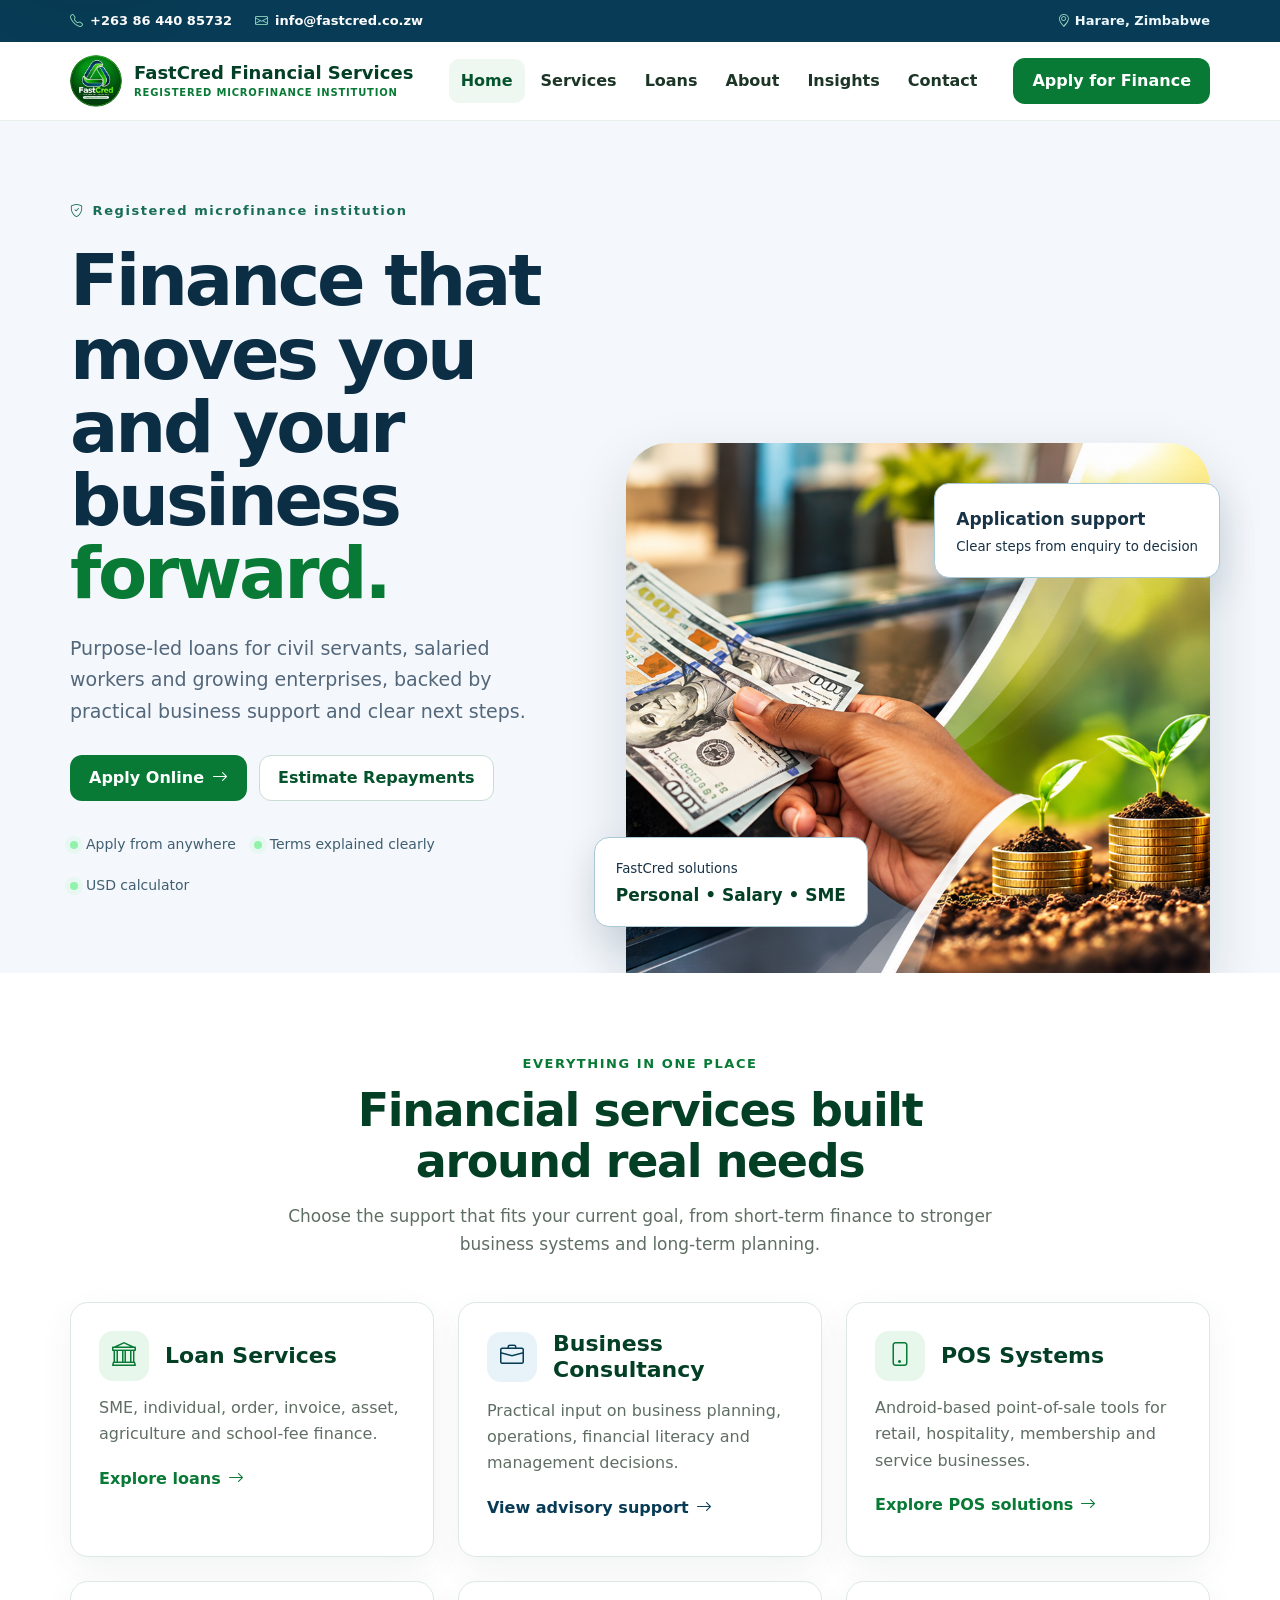
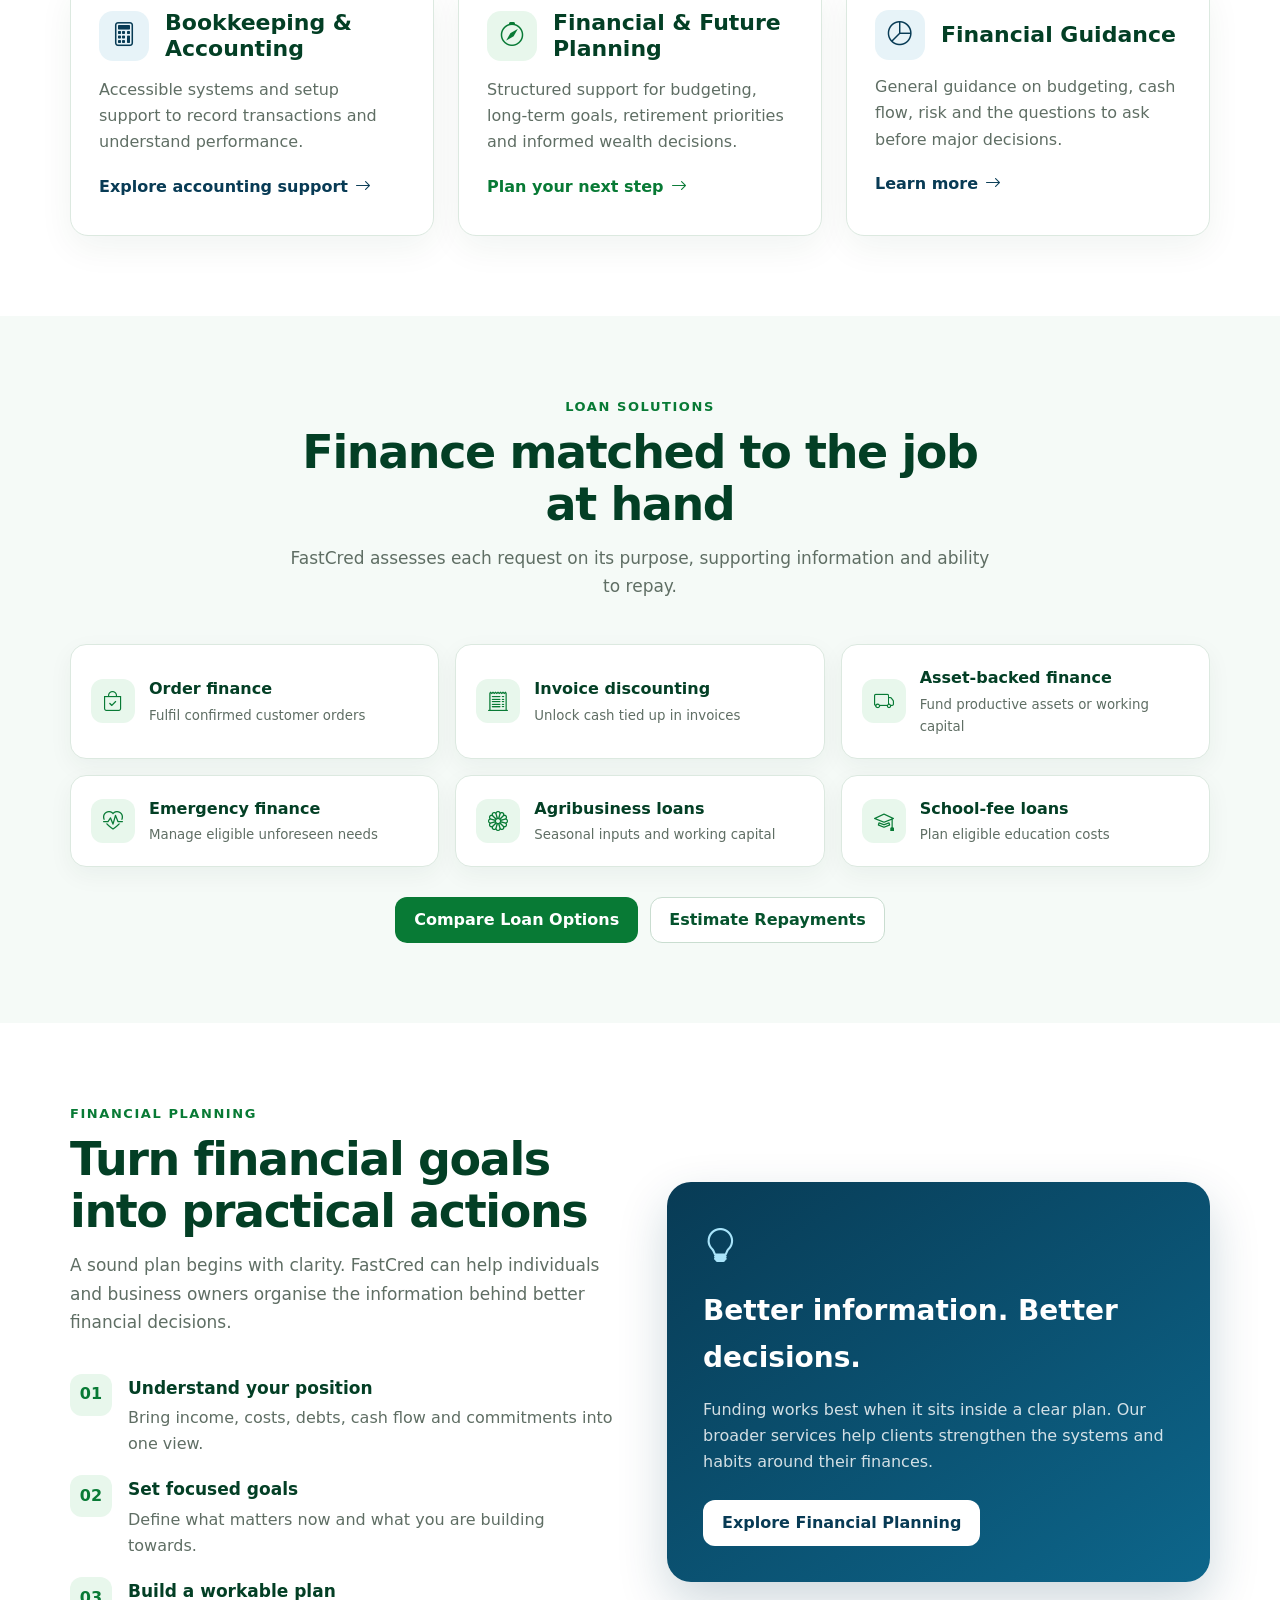
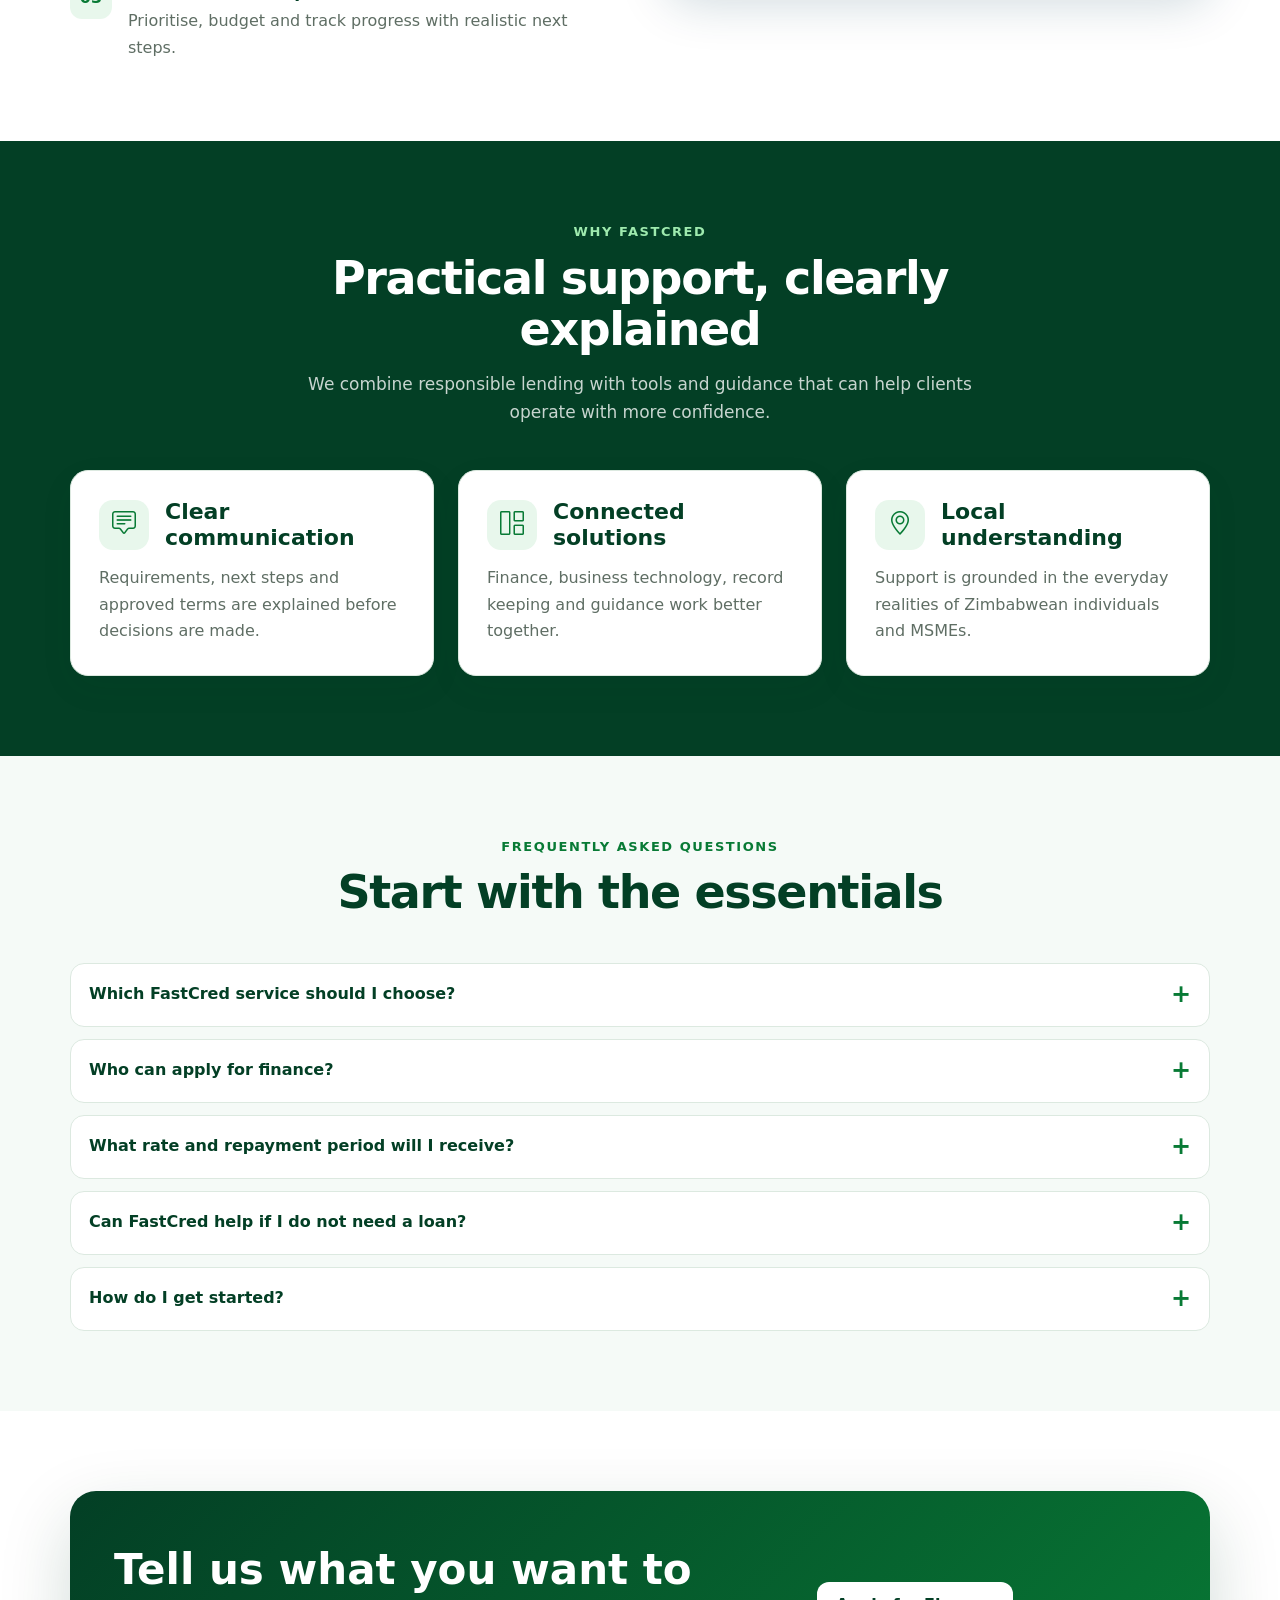
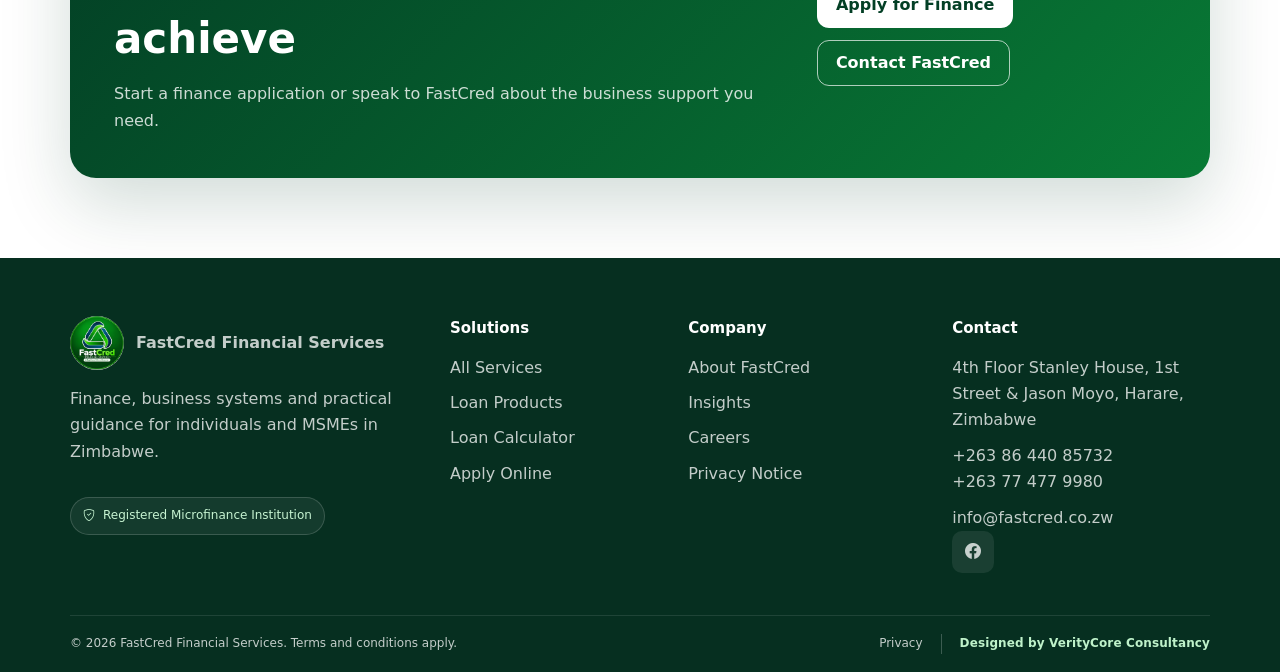
<file: index.html>
<!DOCTYPE html>

<html lang="en"><head>
<meta charset="utf-8"/>
<meta content="width=device-width,initial-scale=1" name="viewport"/>
<title>FastCred Financial Services | Finance & Business Support Zimbabwe</title>
<meta content="FastCred provides loans, business consultancy, POS systems, accounting support and financial planning for individuals and MSMEs in Zimbabwe." name="description"/>
<link href="https://www.fastcred.co.zw" rel="canonical"/>
<meta content="#087a35" name="theme-color"/>
<meta content="website" property="og:type"/><meta content="FastCred Financial Services | Finance & Business Support Zimbabwe" property="og:title"/><meta content="FastCred provides loans, business consultancy, POS systems, accounting support and financial planning for individuals and MSMEs in Zimbabwe." property="og:description"/><meta content="https://www.fastcred.co.zw" property="og:url"/><meta content="https://www.fastcred.co.zw/assets/img/fastcred-og.webp" property="og:image"/>
<meta content="summary_large_image" name="twitter:card"/><meta content="FastCred Financial Services | Finance & Business Support Zimbabwe" name="twitter:title"/><meta content="FastCred provides loans, business consultancy, POS systems, accounting support and financial planning for individuals and MSMEs in Zimbabwe." name="twitter:description"/><meta content="https://www.fastcred.co.zw/assets/img/fastcred-og.webp" name="twitter:image"/>
<link href="assets/img/favicon.png" rel="icon"/><link href="assets/img/apple-touch-icon.png" rel="apple-touch-icon"/>
<link as="image" href="assets/img/fastcred-logo-transparent.png" rel="preload" type="image/webp"/>
<link as="style" href="assets/vendor/bootstrap-icons/bootstrap-icons.min.css" onload="this.onload=null;this.rel='stylesheet'" rel="preload"/>
<noscript><link href="assets/vendor/bootstrap-icons/bootstrap-icons.min.css" rel="stylesheet"/></noscript>
<link href="assets/css/fastcred.css" rel="stylesheet"/>
<link as="image" href="assets/img/hero.png" rel="preload" type="image/webp"/><script type="application/ld+json">{"@context":"https://schema.org","@type":["FinancialService","LocalBusiness"],"name":"FastCred Financial Services","url":"https://www.fastcred.co.zw","image":"https://www.fastcred.co.zw/assets/img/fastcred-og.webp","telephone":"+263 86 440 85732 / +263 77 477 9980","email":"info@fastcred.co.zw","address":{"@type":"PostalAddress","streetAddress":"4th Floor Stanley House, 1st Street & Jason Moyo","addressLocality":"Harare","addressCountry":"ZW"},"description":"Registered microfinance institution providing finance, business systems and practical financial support in Zimbabwe."}</script><script type="application/ld+json">{"@context":"https://schema.org","@type":"FAQPage","mainEntity":[{"@type":"Question","name":"Who can apply for a FastCred loan?","acceptedAnswer":{"@type":"Answer","text":"FastCred offers loans to eligible SMEs and individuals in Zimbabwe. Every application is assessed against the applicable eligibility, affordability and documentation requirements."}},{"@type":"Question","name":"What interest rate will I pay?","acceptedAnswer":{"@type":"Answer","text":"Rates and fees depend on the loan product and credit assessment. FastCred discloses the applicable pricing and repayment terms before you accept a loan."}},{"@type":"Question","name":"How long is the repayment period?","acceptedAnswer":{"@type":"Answer","text":"Repayment periods vary by loan type and assessment. Your specific term and repayment schedule are confirmed before acceptance."}},{"@type":"Question","name":"What documents are required?","acceptedAnswer":{"@type":"Answer","text":"Requirements depend on whether you are applying as an individual or an SME. Typical applications require identification, proof of income or business cash flow, and supporting documents relevant to the assessment."}},{"@type":"Question","name":"How quickly will my application be processed?","acceptedAnswer":{"@type":"Answer","text":"Turnaround depends on the completeness of your application and the required credit checks. Submitting complete and accurate documents helps avoid delays."}}]}</script></head><body><a class="skip-link" href="#main">Skip to content</a><div class="site-topbar"><div class="container topbar-inner"><div><a href="tel:+2638644085732"><i class="bi bi-telephone" aria-hidden="true"></i> +263 86 440 85732</a><a class="topbar-email" href="mailto:info@fastcred.co.zw"><i class="bi bi-envelope" aria-hidden="true"></i> info@fastcred.co.zw</a></div><span><i class="bi bi-geo-alt" aria-hidden="true"></i> Harare, Zimbabwe</span></div></div><header class="site-header"><div class="container header-inner"><a aria-label="FastCred Financial Services home" class="brand" href="index.html"><img alt="FastCred Financial Services logo" height="52" src="assets/img/fastcred-logo-transparent.png" width="52"/><span class="brand-copy"><span class="brand-name">FastCred Financial Services</span><span class="brand-status">Registered Microfinance Institution</span></span></a><nav aria-label="Primary navigation" class="nav"><ul class="nav-list"><li><a aria-current="page" href="index.html">Home</a></li><li><a href="services.html">Services</a></li><li><a href="loans.html">Loans</a></li><li><a href="about.html">About</a></li><li><a href="insights.html">Insights</a></li><li><a href="contact.html">Contact</a></li></ul></nav><a class="btn btn-primary header-cta" href="apply.html">Apply for Finance</a><button aria-expanded="false" aria-label="Open navigation menu" class="menu-toggle" type="button"><i aria-hidden="true" class="bi bi-list"></i></button></div></header><main id="main">
<section aria-label="FastCred financial and business services" class="hero hero-light"><div class="container hero-showcase-grid"><div class="hero-copy-light"><span class="eyebrow"><i aria-hidden="true" class="bi bi-shield-check"></i> Registered microfinance institution</span><h1>Finance that moves you and your business <span>forward.</span></h1><p>Purpose-led loans for civil servants, salaried workers and growing enterprises, backed by practical business support and clear next steps.</p><div class="hero-actions"><a class="btn btn-primary" href="apply.html">Apply Online <i aria-hidden="true" class="bi bi-arrow-right"></i></a><a class="btn btn-light-outline" href="loans.html#loan-calculator">Estimate Repayments</a></div><div class="trust-row"><span class="trust-item"><span class="trust-dot"></span> Apply from anywhere</span><span class="trust-item"><span class="trust-dot"></span> Terms explained clearly</span><span class="trust-item"><span class="trust-dot"></span> USD calculator</span></div></div><div class="hero-media-card"><img alt="Finance supporting everyday needs and business growth" decoding="async" fetchpriority="high" src="assets/img/hero.png"/><div class="hero-float hero-float-status"><span class="status-dot"></span><div><strong>Application support</strong><small>Clear steps from enquiry to decision</small></div></div><div class="hero-float hero-float-products"><small>FastCred solutions</small><strong>Personal &bull; Salary &bull; SME</strong></div></div></div></section>
<section class="section"><div class="container"><div class="section-head center"><div class="section-kicker">Everything in one place</div><h2>Financial services built around real needs</h2><p>Choose the support that fits your current goal, from short-term finance to stronger business systems and long-term planning.</p></div><div class="cards-3 service-grid"><article class="card"><span class="card-icon"><i class="bi bi-bank" aria-hidden="true"></i></span><h3>Loan Services</h3><p>SME, individual, order, invoice, asset, agriculture and school-fee finance.</p><a class="card-link" href="loans.html">Explore loans <i class="bi bi-arrow-right" aria-hidden="true"></i></a></article><article class="card blue-card"><span class="card-icon"><i class="bi bi-briefcase" aria-hidden="true"></i></span><h3>Business Consultancy</h3><p>Practical input on business planning, operations, financial literacy and management decisions.</p><a class="card-link" href="services.html#advisory">View advisory support <i class="bi bi-arrow-right" aria-hidden="true"></i></a></article><article class="card"><span class="card-icon"><i class="bi bi-phone" aria-hidden="true"></i></span><h3>POS Systems</h3><p>Android-based point-of-sale tools for retail, hospitality, membership and service businesses.</p><a class="card-link" href="services.html#pos">Explore POS solutions <i class="bi bi-arrow-right" aria-hidden="true"></i></a></article><article class="card blue-card"><span class="card-icon"><i class="bi bi-calculator" aria-hidden="true"></i></span><h3>Bookkeeping &amp; Accounting</h3><p>Accessible systems and setup support to record transactions and understand performance.</p><a class="card-link" href="services.html#accounting">Explore accounting support <i class="bi bi-arrow-right" aria-hidden="true"></i></a></article><article class="card"><span class="card-icon"><i class="bi bi-compass" aria-hidden="true"></i></span><h3>Financial &amp; Future Planning</h3><p>Structured support for budgeting, long-term goals, retirement priorities and informed wealth decisions.</p><a class="card-link" href="services.html#planning">Plan your next step <i class="bi bi-arrow-right" aria-hidden="true"></i></a></article><article class="card blue-card"><span class="card-icon"><i class="bi bi-pie-chart" aria-hidden="true"></i></span><h3>Financial Guidance</h3><p>General guidance on budgeting, cash flow, risk and the questions to ask before major decisions.</p><a class="card-link" href="services.html#guidance">Learn more <i class="bi bi-arrow-right" aria-hidden="true"></i></a></article></div></div></section>
<section class="section section-soft"><div class="container"><div class="section-head center"><div class="section-kicker">Loan solutions</div><h2>Finance matched to the job at hand</h2><p>FastCred assesses each request on its purpose, supporting information and ability to repay.</p></div><div class="product-pills"><a href="sme-loans.html#order-finance"><i class="bi bi-bag-check"></i><span><strong>Order finance</strong><small>Fulfil confirmed customer orders</small></span></a><a href="sme-loans.html#invoice-finance"><i class="bi bi-receipt-cutoff"></i><span><strong>Invoice discounting</strong><small>Unlock cash tied up in invoices</small></span></a><a href="sme-loans.html#asset-finance"><i class="bi bi-truck"></i><span><strong>Asset-backed finance</strong><small>Fund productive assets or working capital</small></span></a><a href="personal-loans.html#emergency"><i class="bi bi-heart-pulse"></i><span><strong>Emergency finance</strong><small>Manage eligible unforeseen needs</small></span></a><a href="sme-loans.html#agriculture"><i class="bi bi-flower1"></i><span><strong>Agribusiness loans</strong><small>Seasonal inputs and working capital</small></span></a><a href="personal-loans.html#school-fees"><i class="bi bi-mortarboard"></i><span><strong>School-fee loans</strong><small>Plan eligible education costs</small></span></a></div><div class="center-actions"><a class="btn btn-primary" href="loans.html">Compare Loan Options</a><a class="btn btn-light-outline" href="loans.html#loan-calculator">Estimate Repayments</a></div></div></section>
<section class="section"><div class="container split"><div><div class="section-head"><div class="section-kicker">Financial planning</div><h2>Turn financial goals into practical actions</h2><p>A sound plan begins with clarity. FastCred can help individuals and business owners organise the information behind better financial decisions.</p></div><div class="planning-steps"><div><span>01</span><div><strong>Understand your position</strong><p>Bring income, costs, debts, cash flow and commitments into one view.</p></div></div><div><span>02</span><div><strong>Set focused goals</strong><p>Define what matters now and what you are building towards.</p></div></div><div><span>03</span><div><strong>Build a workable plan</strong><p>Prioritise, budget and track progress with realistic next steps.</p></div></div></div></div><aside class="blue-panel"><i class="bi bi-lightbulb" aria-hidden="true"></i><h3>Better information. Better decisions.</h3><p>Funding works best when it sits inside a clear plan. Our broader services help clients strengthen the systems and habits around their finances.</p><a class="btn" href="services.html#planning">Explore Financial Planning</a></aside></div></section>
<section class="section section-dark"><div class="container"><div class="section-head center"><div class="section-kicker">Why FastCred</div><h2>Practical support, clearly explained</h2><p>We combine responsible lending with tools and guidance that can help clients operate with more confidence.</p></div><div class="cards-3"><article class="card"><span class="card-icon"><i class="bi bi-chat-square-text" aria-hidden="true"></i></span><h3>Clear communication</h3><p>Requirements, next steps and approved terms are explained before decisions are made.</p></article><article class="card"><span class="card-icon"><i class="bi bi-grid-1x2" aria-hidden="true"></i></span><h3>Connected solutions</h3><p>Finance, business technology, record keeping and guidance work better together.</p></article><article class="card"><span class="card-icon"><i class="bi bi-geo-alt" aria-hidden="true"></i></span><h3>Local understanding</h3><p>Support is grounded in the everyday realities of Zimbabwean individuals and MSMEs.</p></article></div></div></section>
<section class="section section-soft" id="faq"><div class="container"><div class="section-head center"><div class="section-kicker">Frequently asked questions</div><h2>Start with the essentials</h2></div><div class="faq"><details><summary>Which FastCred service should I choose?</summary><div class="answer">Use Loan Services when you need finance, Business Systems for POS or accounting tools, and Advisory or Financial Planning when you need structured guidance. Contact us if your need crosses more than one area.</div></details><details><summary>Who can apply for finance?</summary><div class="answer">Eligible individuals and MSMEs in Zimbabwe may apply. Every request is considered against the relevant eligibility, affordability, documentation and credit requirements.</div></details><details><summary>What rate and repayment period will I receive?</summary><div class="answer">Pricing and terms depend on the product and assessment. Approved applicants receive the applicable rate, fees and repayment schedule before acceptance.</div></details><details><summary>Can FastCred help if I do not need a loan?</summary><div class="answer">Yes. FastCred also supports clients with business consultancy, POS systems, bookkeeping and accounting tools, financial planning and general financial guidance.</div></details><details><summary>How do I get started?</summary><div class="answer">Apply online for a loan or use the contact form for another service. A FastCred representative will respond with the relevant next steps.</div></details></div></div></section>
<section class="section"><div class="container"><div class="cta-band"><div><h2>Tell us what you want to achieve</h2><p>Start a finance application or speak to FastCred about the business support you need.</p></div><div class="cta-actions"><a class="btn" href="apply.html">Apply for Finance</a><a class="btn btn-outline" href="contact.html">Contact FastCred</a></div></div></div></section>
</main><footer class="site-footer"><div class="container"><div class="footer-grid"><div><a class="footer-brand" href="index.html"><img alt="FastCred Financial Services logo" height="54" src="assets/img/fastcred-logo-transparent.png" width="54"/><strong>FastCred Financial Services</strong></a><p>Finance, business systems and practical guidance for individuals and MSMEs in Zimbabwe.</p><span class="status-badge"><i aria-hidden="true" class="bi bi-shield-check"></i> Registered Microfinance Institution</span></div><div><h3>Solutions</h3><ul><li><a href="services.html">All Services</a></li><li><a href="loans.html">Loan Products</a></li><li><a href="loans.html#loan-calculator">Loan Calculator</a></li><li><a href="apply.html">Apply Online</a></li></ul></div><div><h3>Company</h3><ul><li><a href="about.html">About FastCred</a></li><li><a href="insights.html">Insights</a></li><li><a href="careers.html">Careers</a></li><li><a href="privacy.html">Privacy Notice</a></li></ul></div><div><h3>Contact</h3><ul><li>4th Floor Stanley House, 1st Street &amp; Jason Moyo, Harare, Zimbabwe</li><li><a href="tel:+2638644085732">+263 86 440 85732</a><br/><a href="tel:+263774779980">+263 77 477 9980</a></li><li><a href="mailto:info@fastcred.co.zw">info@fastcred.co.zw</a></li></ul><div aria-label="Social media" class="socials"><a aria-label="FastCred on Facebook" href="https://www.facebook.com/share/1ApMrbgxHn/?mibextid=wwXIfr" rel="noopener noreferrer" target="_blank"><i aria-hidden="true" class="bi bi-facebook"></i></a></div></div></div><div class="footer-bottom"><div class="disclaimer">&copy; <span data-year></span> FastCred Financial Services. Terms and conditions apply.</div><div><a href="privacy.html">Privacy</a></div></div></div></footer><script defer="" src="assets/js/fastcred.js?v=20261016"></script></body></html>
</file>
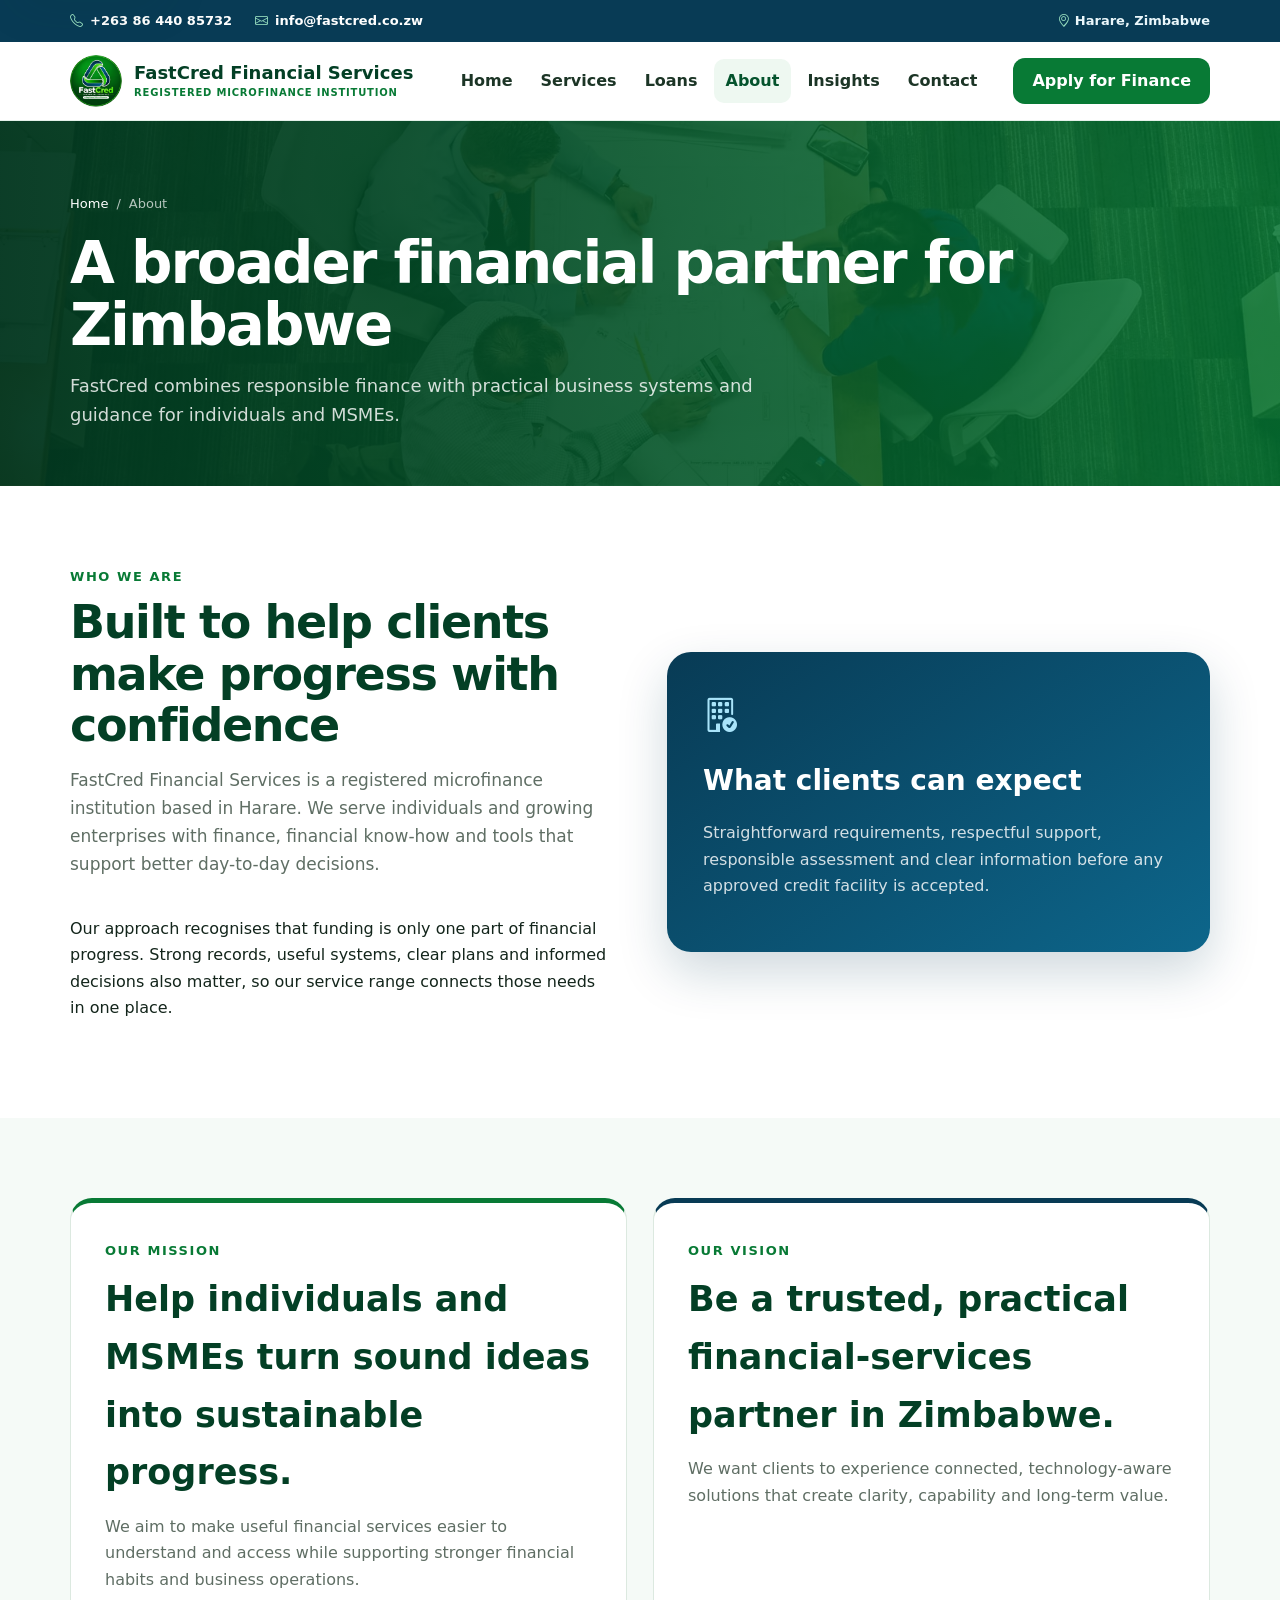
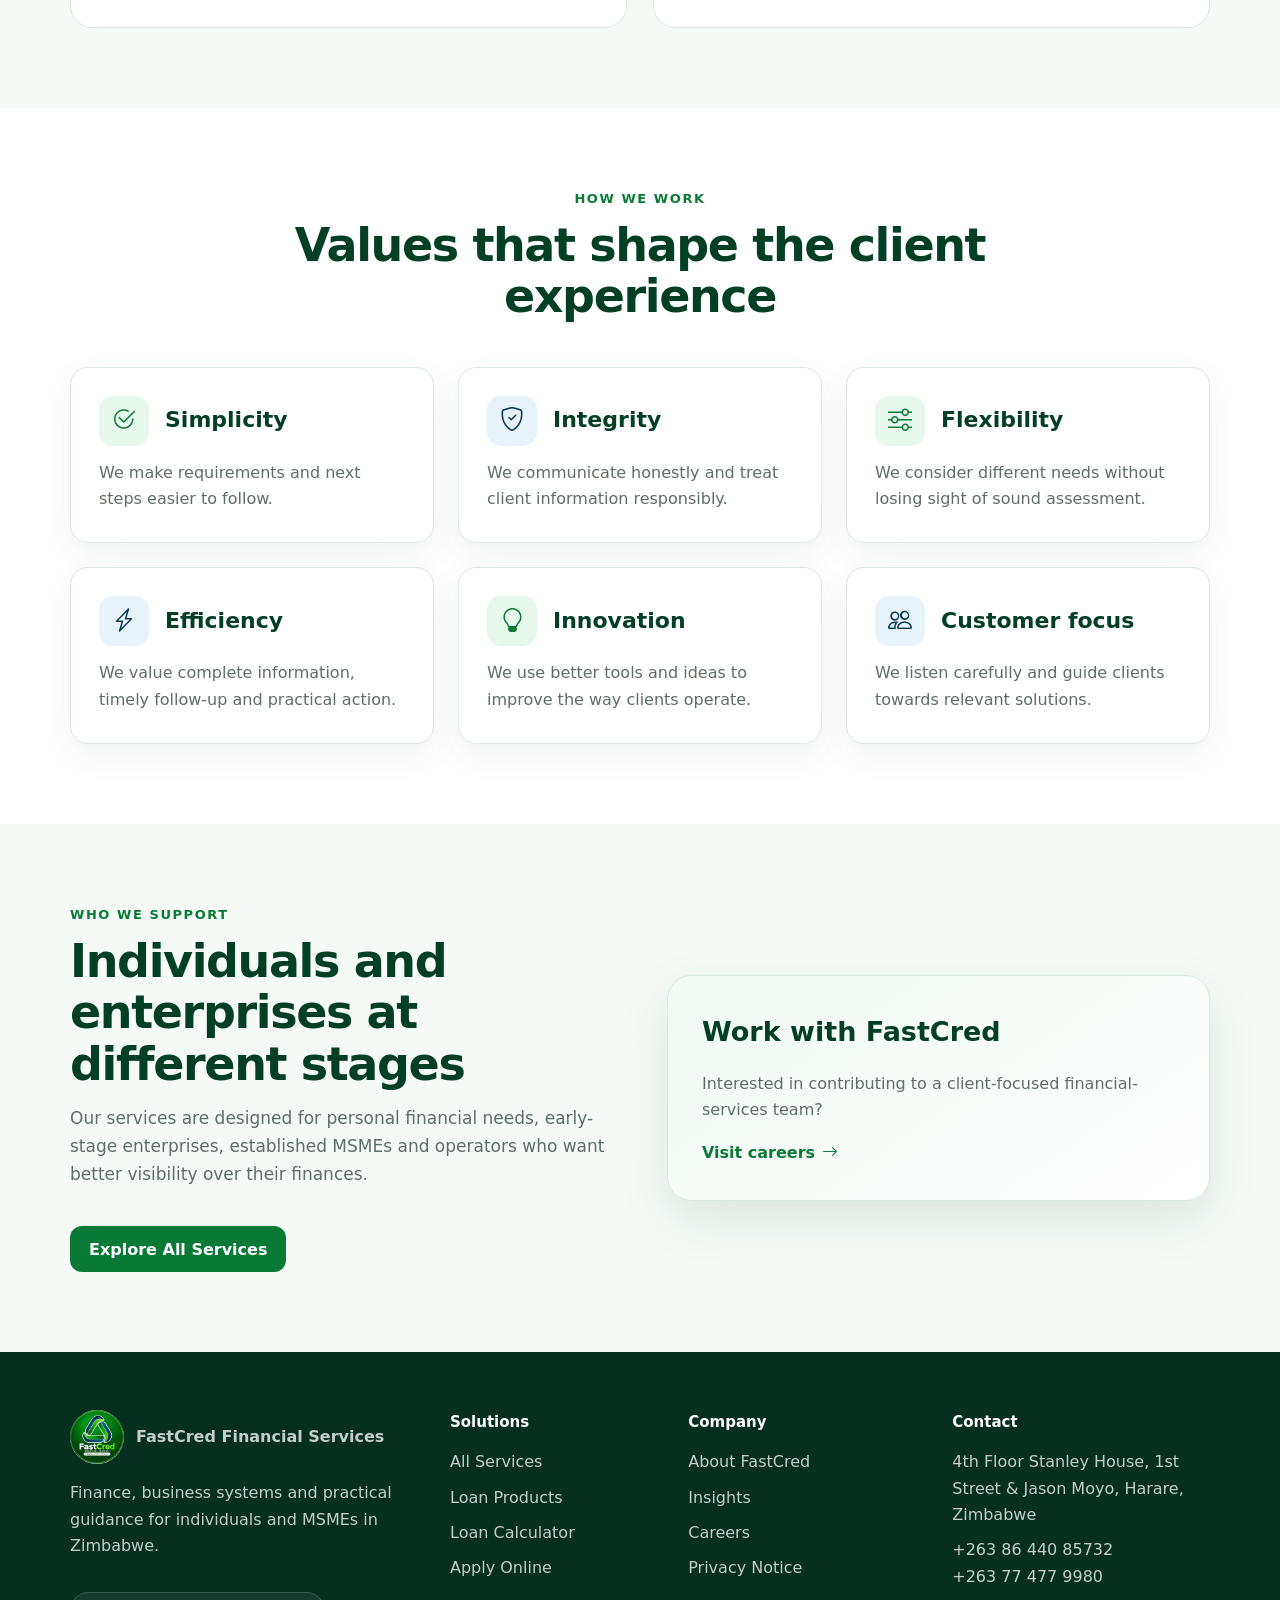
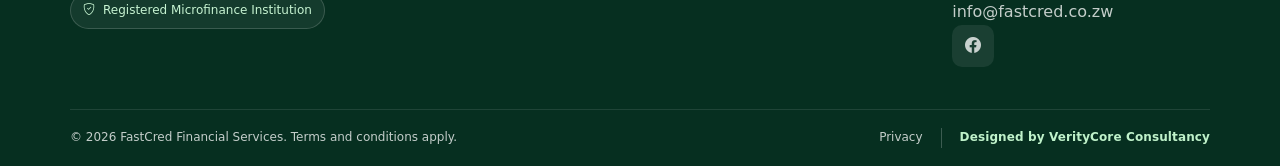
<file: about.html>
<!DOCTYPE html>

<html lang="en"><head>
<meta charset="utf-8"/>
<meta content="width=device-width,initial-scale=1" name="viewport"/>
<title>About FastCred Financial Services | Registered Microfinance Institution Harare</title>
<meta content="Learn how FastCred combines responsible finance, business systems and practical guidance for individuals and MSMEs in Zimbabwe." name="description"/>
<link href="https://www.fastcred.co.zw/about.html" rel="canonical"/>
<meta content="#087a35" name="theme-color"/>
<meta content="website" property="og:type"/><meta content="About FastCred Financial Services | Registered Microfinance Institution Harare" property="og:title"/><meta content="Learn how FastCred combines responsible finance, business systems and practical guidance for individuals and MSMEs in Zimbabwe." property="og:description"/><meta content="https://www.fastcred.co.zw/about.html" property="og:url"/><meta content="https://www.fastcred.co.zw/assets/img/fastcred-og.webp" property="og:image"/>
<meta content="summary_large_image" name="twitter:card"/><meta content="About FastCred Financial Services | Registered Microfinance Institution Harare" name="twitter:title"/><meta content="Learn how FastCred combines responsible finance, business systems and practical guidance for individuals and MSMEs in Zimbabwe." name="twitter:description"/><meta content="https://www.fastcred.co.zw/assets/img/fastcred-og.webp" name="twitter:image"/>
<link href="assets/img/favicon.png" rel="icon"/><link href="assets/img/apple-touch-icon.png" rel="apple-touch-icon"/>
<link as="image" href="assets/img/fastcred-logo-transparent.png" rel="preload" type="image/webp"/>
<link href="assets/vendor/bootstrap-icons/bootstrap-icons.min.css" rel="stylesheet"/>
<link href="assets/css/fastcred.css" rel="stylesheet"/>
<script type="application/ld+json">{"@context":"https://schema.org","@type":["FinancialService","LocalBusiness"],"name":"FastCred Financial Services","url":"https://www.fastcred.co.zw","image":"https://www.fastcred.co.zw/assets/img/fastcred-og.webp","telephone":"+263 86 440 85732 / +263 77 477 9980","email":"info@fastcred.co.zw","address":{"@type":"PostalAddress","streetAddress":"4th Floor Stanley House, 1st Street & Jason Moyo","addressLocality":"Harare","addressCountry":"ZW"},"description":"Registered microfinance institution providing finance, business systems and practical financial support in Zimbabwe."}</script></head><body><a class="skip-link" href="#main">Skip to content</a><div class="site-topbar"><div class="container topbar-inner"><div><a href="tel:+2638644085732"><i class="bi bi-telephone" aria-hidden="true"></i> +263 86 440 85732</a><a class="topbar-email" href="mailto:info@fastcred.co.zw"><i class="bi bi-envelope" aria-hidden="true"></i> info@fastcred.co.zw</a></div><span><i class="bi bi-geo-alt" aria-hidden="true"></i> Harare, Zimbabwe</span></div></div><header class="site-header"><div class="container header-inner"><a aria-label="FastCred Financial Services home" class="brand" href="index.html"><img alt="FastCred Financial Services logo" height="52" src="assets/img/fastcred-logo-transparent.png" width="52"/><span class="brand-copy"><span class="brand-name">FastCred Financial Services</span><span class="brand-status">Registered Microfinance Institution</span></span></a><nav aria-label="Primary navigation" class="nav"><ul class="nav-list"><li><a href="index.html">Home</a></li><li><a href="services.html">Services</a></li><li><a href="loans.html">Loans</a></li><li><a aria-current="page" href="about.html">About</a></li><li><a href="insights.html">Insights</a></li><li><a href="contact.html">Contact</a></li></ul></nav><a class="btn btn-primary header-cta" href="apply.html">Apply for Finance</a><button aria-expanded="false" aria-label="Open navigation menu" class="menu-toggle" type="button"><i aria-hidden="true" class="bi bi-list"></i></button></div></header><main id="main"><section class="page-hero"><div class="container"><div class="breadcrumbs"><a href="index.html">Home</a><span>/</span><span>About</span></div><h1>A broader financial partner for Zimbabwe</h1><p>FastCred combines responsible finance with practical business systems and guidance for individuals and MSMEs.</p></div></section>
<section class="section"><div class="container split"><div><div class="section-head"><div class="section-kicker">Who we are</div><h2>Built to help clients make progress with confidence</h2><p>FastCred Financial Services is a registered microfinance institution based in Harare. We serve individuals and growing enterprises with finance, financial know-how and tools that support better day-to-day decisions.</p></div><p>Our approach recognises that funding is only one part of financial progress. Strong records, useful systems, clear plans and informed decisions also matter, so our service range connects those needs in one place.</p></div><aside class="blue-panel"><i class="bi bi-building-check" aria-hidden="true"></i><h3>What clients can expect</h3><p>Straightforward requirements, respectful support, responsible assessment and clear information before any approved credit facility is accepted.</p></aside></div></section>
<section class="section section-soft"><div class="container"><div class="mission-grid"><article><span class="section-kicker">Our mission</span><h2>Help individuals and MSMEs turn sound ideas into sustainable progress.</h2><p>We aim to make useful financial services easier to understand and access while supporting stronger financial habits and business operations.</p></article><article><span class="section-kicker">Our vision</span><h2>Be a trusted, practical financial-services partner in Zimbabwe.</h2><p>We want clients to experience connected, technology-aware solutions that create clarity, capability and long-term value.</p></article></div></div></section>
<section class="section"><div class="container"><div class="section-head center"><div class="section-kicker">How we work</div><h2>Values that shape the client experience</h2></div><div class="cards-3 values-grid"><article class="card"><span class="card-icon"><i class="bi bi-check2-circle"></i></span><h3>Simplicity</h3><p>We make requirements and next steps easier to follow.</p></article><article class="card blue-card"><span class="card-icon"><i class="bi bi-shield-check"></i></span><h3>Integrity</h3><p>We communicate honestly and treat client information responsibly.</p></article><article class="card"><span class="card-icon"><i class="bi bi-sliders"></i></span><h3>Flexibility</h3><p>We consider different needs without losing sight of sound assessment.</p></article><article class="card blue-card"><span class="card-icon"><i class="bi bi-lightning-charge"></i></span><h3>Efficiency</h3><p>We value complete information, timely follow-up and practical action.</p></article><article class="card"><span class="card-icon"><i class="bi bi-lightbulb"></i></span><h3>Innovation</h3><p>We use better tools and ideas to improve the way clients operate.</p></article><article class="card blue-card"><span class="card-icon"><i class="bi bi-people"></i></span><h3>Customer focus</h3><p>We listen carefully and guide clients towards relevant solutions.</p></article></div></div></section>
<section class="section section-soft"><div class="container split"><div><div class="section-head"><div class="section-kicker">Who we support</div><h2>Individuals and enterprises at different stages</h2><p>Our services are designed for personal financial needs, early-stage enterprises, established MSMEs and operators who want better visibility over their finances.</p></div><a class="btn btn-primary" href="services.html">Explore All Services</a></div><aside class="info-panel"><h3>Work with FastCred</h3><p>Interested in contributing to a client-focused financial-services team?</p><a class="card-link" href="careers.html">Visit careers <i class="bi bi-arrow-right"></i></a></aside></div></section></main><footer class="site-footer"><div class="container"><div class="footer-grid"><div><a class="footer-brand" href="index.html"><img alt="FastCred Financial Services logo" height="54" src="assets/img/fastcred-logo-transparent.png" width="54"/><strong>FastCred Financial Services</strong></a><p>Finance, business systems and practical guidance for individuals and MSMEs in Zimbabwe.</p><span class="status-badge"><i aria-hidden="true" class="bi bi-shield-check"></i> Registered Microfinance Institution</span></div><div><h3>Solutions</h3><ul><li><a href="services.html">All Services</a></li><li><a href="loans.html">Loan Products</a></li><li><a href="loans.html#loan-calculator">Loan Calculator</a></li><li><a href="apply.html">Apply Online</a></li></ul></div><div><h3>Company</h3><ul><li><a href="about.html">About FastCred</a></li><li><a href="insights.html">Insights</a></li><li><a href="careers.html">Careers</a></li><li><a href="privacy.html">Privacy Notice</a></li></ul></div><div><h3>Contact</h3><ul><li>4th Floor Stanley House, 1st Street &amp; Jason Moyo, Harare, Zimbabwe</li><li><a href="tel:+2638644085732">+263 86 440 85732</a><br/><a href="tel:+263774779980">+263 77 477 9980</a></li><li><a href="mailto:info@fastcred.co.zw">info@fastcred.co.zw</a></li></ul><div aria-label="Social media" class="socials"><a aria-label="FastCred on Facebook" href="https://www.facebook.com/share/1ApMrbgxHn/?mibextid=wwXIfr" rel="noopener noreferrer" target="_blank"><i aria-hidden="true" class="bi bi-facebook"></i></a></div></div></div><div class="footer-bottom"><div class="disclaimer">&copy; <span data-year></span> FastCred Financial Services. Terms and conditions apply.</div><div><a href="privacy.html">Privacy</a></div></div></div></footer><script defer="" src="assets/js/fastcred.js?v=20261016"></script></body></html>
</file>
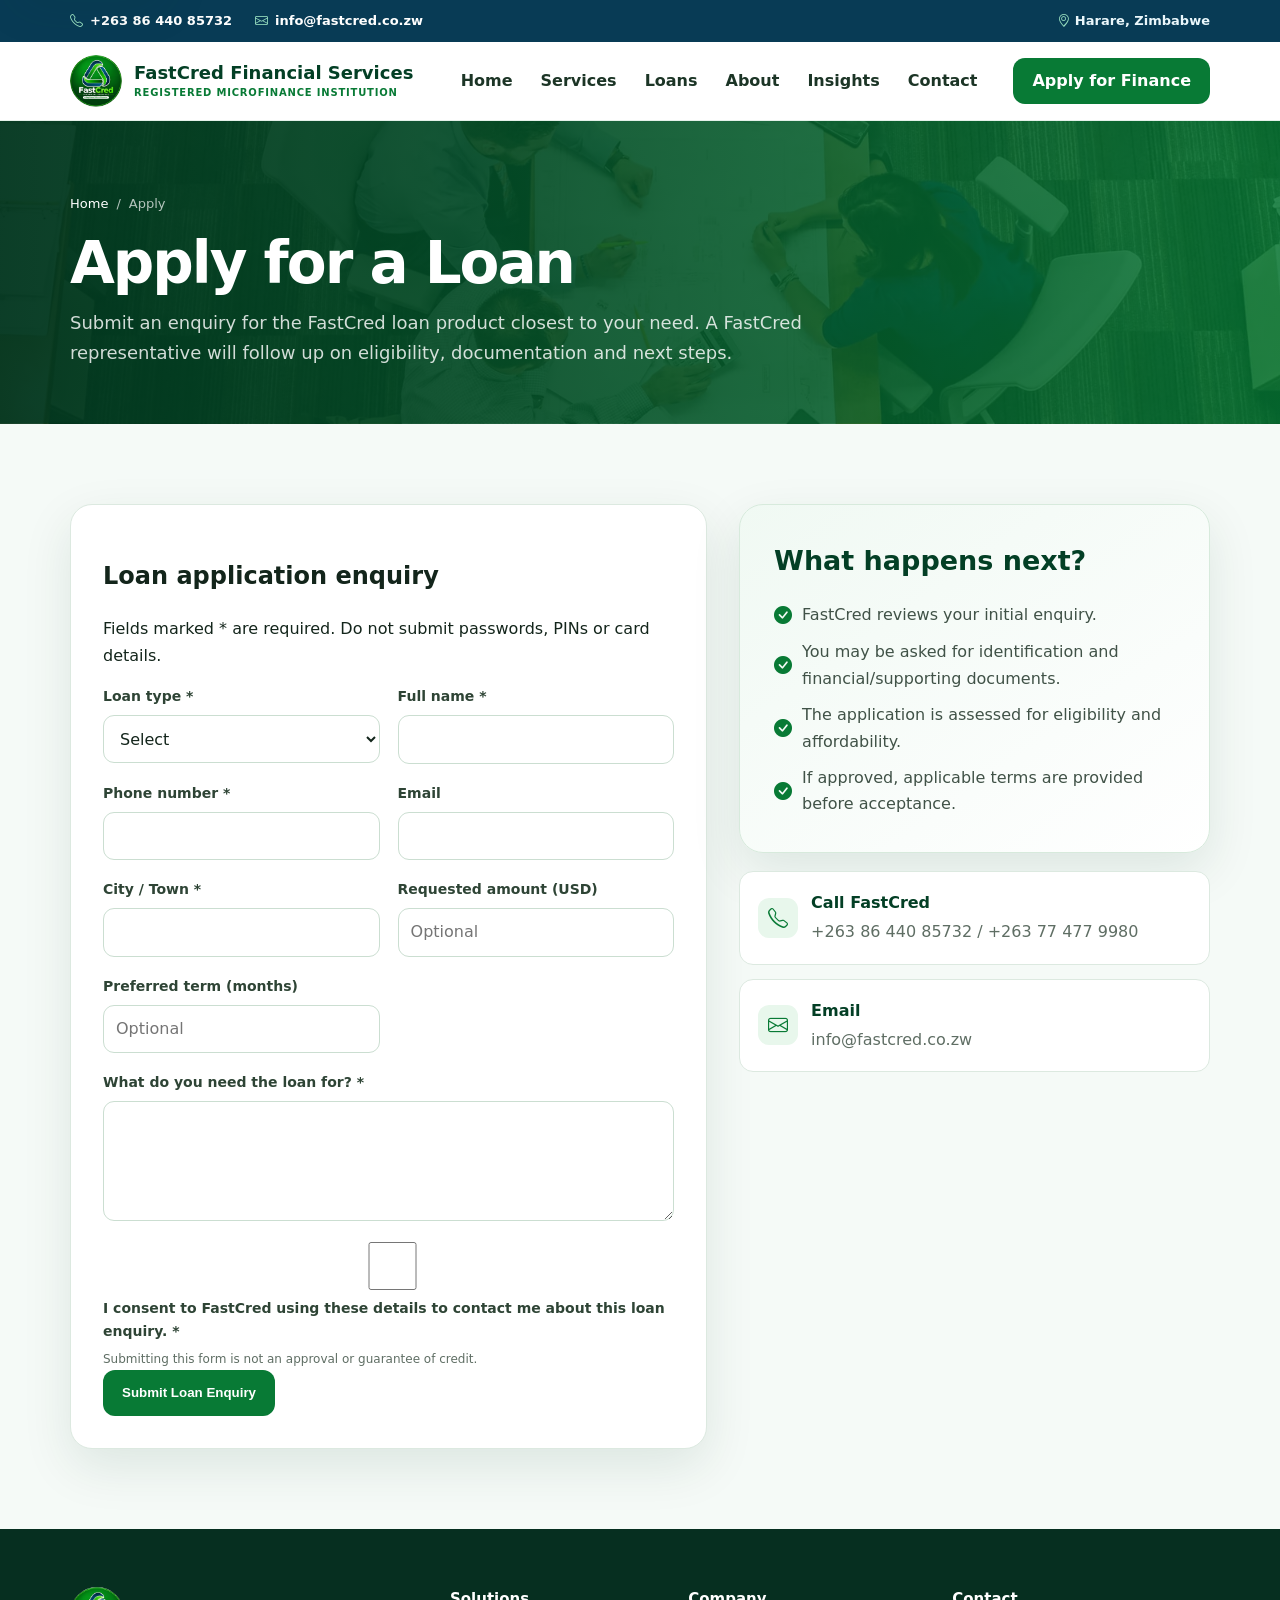
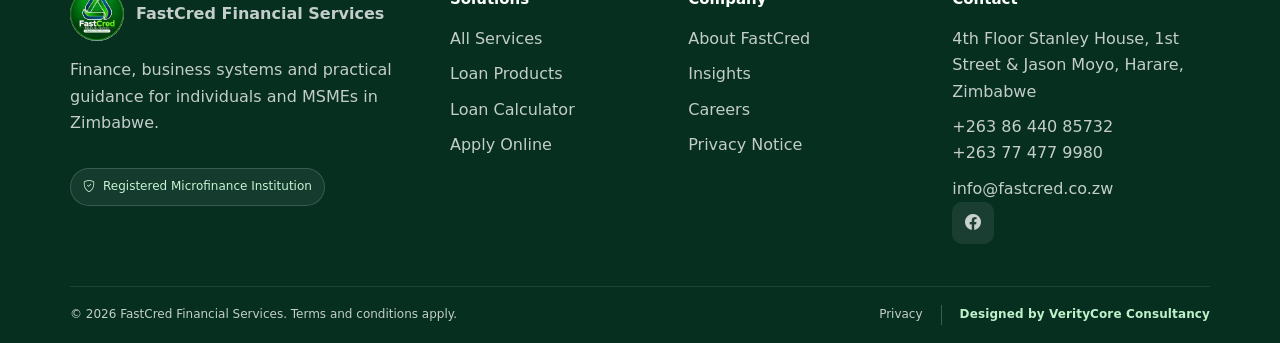
<file: apply.html>
<!DOCTYPE html>

<html lang="en"><head>
<meta charset="utf-8"/>
<meta content="width=device-width,initial-scale=1" name="viewport"/>
<title>Apply for a Loan | FastCred Financial Services Zimbabwe</title>
<meta content="Apply for an SME or personal loan with FastCred Financial Services in Zimbabwe. Submit an initial enquiry for eligibility and credit assessment." name="description"/>
<link href="https://www.fastcred.co.zw/apply.html" rel="canonical"/>
<meta content="#087a35" name="theme-color"/>
<meta content="website" property="og:type"/><meta content="Apply for a Loan | FastCred Financial Services Zimbabwe" property="og:title"/><meta content="Apply for an SME or personal loan with FastCred Financial Services in Zimbabwe. Submit an initial enquiry for eligibility and credit assessment." property="og:description"/><meta content="https://www.fastcred.co.zw/apply.html" property="og:url"/><meta content="https://www.fastcred.co.zw/assets/img/fastcred-og.webp" property="og:image"/>
<meta content="summary_large_image" name="twitter:card"/><meta content="Apply for a Loan | FastCred Financial Services Zimbabwe" name="twitter:title"/><meta content="Apply for an SME or personal loan with FastCred Financial Services in Zimbabwe. Submit an initial enquiry for eligibility and credit assessment." name="twitter:description"/><meta content="https://www.fastcred.co.zw/assets/img/fastcred-og.webp" name="twitter:image"/>
<link href="assets/img/favicon.png" rel="icon"/><link href="assets/img/apple-touch-icon.png" rel="apple-touch-icon"/>
<link as="image" href="assets/img/fastcred-logo-transparent.png" rel="preload" type="image/webp"/>
<link href="assets/vendor/bootstrap-icons/bootstrap-icons.min.css" rel="stylesheet"/>
<link href="assets/css/fastcred.css" rel="stylesheet"/>
<script type="application/ld+json">{"@context":"https://schema.org","@type":["FinancialService","LocalBusiness"],"name":"FastCred Financial Services","url":"https://www.fastcred.co.zw","image":"https://www.fastcred.co.zw/assets/img/fastcred-og.webp","telephone":"+263 86 440 85732 / +263 77 477 9980","email":"info@fastcred.co.zw","address":{"@type":"PostalAddress","streetAddress":"4th Floor Stanley House, 1st Street & Jason Moyo","addressLocality":"Harare","addressCountry":"ZW"},"description":"Registered microfinance institution providing finance, business systems and practical financial support in Zimbabwe."}</script></head><body><a class="skip-link" href="#main">Skip to content</a><div class="site-topbar"><div class="container topbar-inner"><div><a href="tel:+2638644085732"><i class="bi bi-telephone" aria-hidden="true"></i> +263 86 440 85732</a><a class="topbar-email" href="mailto:info@fastcred.co.zw"><i class="bi bi-envelope" aria-hidden="true"></i> info@fastcred.co.zw</a></div><span><i class="bi bi-geo-alt" aria-hidden="true"></i> Harare, Zimbabwe</span></div></div><header class="site-header"><div class="container header-inner"><a aria-label="FastCred Financial Services home" class="brand" href="index.html"><img alt="FastCred Financial Services logo" height="52" src="assets/img/fastcred-logo-transparent.png" width="52"/><span class="brand-copy"><span class="brand-name">FastCred Financial Services</span><span class="brand-status">Registered Microfinance Institution</span></span></a><nav aria-label="Primary navigation" class="nav"><ul class="nav-list"><li><a href="index.html">Home</a></li><li><a href="services.html">Services</a></li><li><a href="loans.html">Loans</a></li><li><a href="about.html">About</a></li><li><a href="insights.html">Insights</a></li><li><a href="contact.html">Contact</a></li></ul></nav><a class="btn btn-primary header-cta" href="apply.html">Apply for Finance</a><button aria-expanded="false" aria-label="Open navigation menu" class="menu-toggle" type="button"><i aria-hidden="true" class="bi bi-list"></i></button></div></header><main id="main"><section class="page-hero"><div class="container"><div class="breadcrumbs"><a href="index.html">Home</a><span>/</span><span>Apply</span></div><h1>Apply for a Loan</h1><p>Submit an enquiry for the FastCred loan product closest to your need. A FastCred representative will follow up on eligibility, documentation and next steps.</p></div></section><section class="section section-soft"><div class="container form-wrap"><form action="forms/loan-application.php" class="form-card" data-ajax-form="" method="post"><h2>Loan application enquiry</h2><p>Fields marked * are required. Do not submit passwords, PINs or card details.</p><div class="form-grid"><div class="field"><label for="loan_type">Loan type *</label><select id="loan_type" name="loan_type" required=""><option value="">Select</option><option value="Civil Servant Loan">Civil Servant Loan</option><option value="Civil Servant Emergency Loan">Civil Servant Emergency Loan</option><option value="Personal Loan">Personal Loan</option><option value="Salary-Based / SSB Loan">Employer Salary-Based / SSB Loan</option><option value="Employer Emergency Loan">Employer Emergency Loan</option><option value="SME Business Loan">SME Business Loan</option><option value="Order Financing">Order Financing</option><option value="Invoice Discounting">Invoice Discounting</option><option value="Asset-Based Finance">Asset-Based Finance</option><option value="Agribusiness Loan">Agribusiness Loan</option><option value="School-Fee Loan">School-Fee Loan</option></select></div><div class="field"><label for="name">Full name *</label><input autocomplete="name" id="name" name="name" required=""/></div><div class="field"><label for="phone">Phone number *</label><input autocomplete="tel" id="phone" name="phone" required="" type="tel"/></div><div class="field"><label for="email">Email</label><input autocomplete="email" id="email" name="email" type="email"/></div><div class="field"><label for="location">City / Town *</label><input autocomplete="address-level2" id="location" name="location" required=""/></div><div class="field"><label for="amount">Requested amount (USD)</label><input id="amount" inputmode="decimal" min="1" name="amount" placeholder="Optional" type="number"/></div><div class="field"><label for="term">Preferred term (months)</label><input id="term" inputmode="numeric" min="1" name="term" placeholder="Optional" type="number"/></div><div class="field full"><label for="purpose">What do you need the loan for? *</label><textarea id="purpose" name="purpose" required=""></textarea></div><div class="field full"><label><input name="consent" required="" type="checkbox" value="yes"/> I consent to FastCred using these details to contact me about this loan enquiry. *</label><span class="help">Submitting this form is not an approval or guarantee of credit.</span></div></div><button class="btn btn-primary" type="submit">Submit Loan Enquiry</button><div aria-live="polite" class="form-status" role="status"></div></form><aside><div class="info-panel"><h3>What happens next?</h3><ul class="feature-list"><li><i aria-hidden="true" class="bi bi-check-circle-fill"></i> FastCred reviews your initial enquiry.</li><li><i aria-hidden="true" class="bi bi-check-circle-fill"></i> You may be asked for identification and financial/supporting documents.</li><li><i aria-hidden="true" class="bi bi-check-circle-fill"></i> The application is assessed for eligibility and affordability.</li><li><i aria-hidden="true" class="bi bi-check-circle-fill"></i> If approved, applicable terms are provided before acceptance.</li></ul></div><div class="contact-stack" style="margin-top:18px"><div class="contact-item"><i aria-hidden="true" class="bi bi-telephone"></i><div><strong>Call FastCred</strong><a href="tel:+2638644085732">+263 86 440 85732 / +263 77 477 9980</a></div></div><div class="contact-item"><i aria-hidden="true" class="bi bi-envelope"></i><div><strong>Email</strong><a href="mailto:info@fastcred.co.zw">info@fastcred.co.zw</a></div></div></div></aside></div></section></main><footer class="site-footer"><div class="container"><div class="footer-grid"><div><a class="footer-brand" href="index.html"><img alt="FastCred Financial Services logo" height="54" src="assets/img/fastcred-logo-transparent.png" width="54"/><strong>FastCred Financial Services</strong></a><p>Finance, business systems and practical guidance for individuals and MSMEs in Zimbabwe.</p><span class="status-badge"><i aria-hidden="true" class="bi bi-shield-check"></i> Registered Microfinance Institution</span></div><div><h3>Solutions</h3><ul><li><a href="services.html">All Services</a></li><li><a href="loans.html">Loan Products</a></li><li><a href="loans.html#loan-calculator">Loan Calculator</a></li><li><a href="apply.html">Apply Online</a></li></ul></div><div><h3>Company</h3><ul><li><a href="about.html">About FastCred</a></li><li><a href="insights.html">Insights</a></li><li><a href="careers.html">Careers</a></li><li><a href="privacy.html">Privacy Notice</a></li></ul></div><div><h3>Contact</h3><ul><li>4th Floor Stanley House, 1st Street &amp; Jason Moyo, Harare, Zimbabwe</li><li><a href="tel:+2638644085732">+263 86 440 85732</a><br/><a href="tel:+263774779980">+263 77 477 9980</a></li><li><a href="mailto:info@fastcred.co.zw">info@fastcred.co.zw</a></li></ul><div aria-label="Social media" class="socials"><a aria-label="FastCred on Facebook" href="https://www.facebook.com/share/1ApMrbgxHn/?mibextid=wwXIfr" rel="noopener noreferrer" target="_blank"><i aria-hidden="true" class="bi bi-facebook"></i></a></div></div></div><div class="footer-bottom"><div class="disclaimer">&copy; <span data-year></span> FastCred Financial Services. Terms and conditions apply.</div><div><a href="privacy.html">Privacy</a></div></div></div></footer><script defer="" src="assets/js/fastcred.js?v=20261016"></script></body></html>
</file>
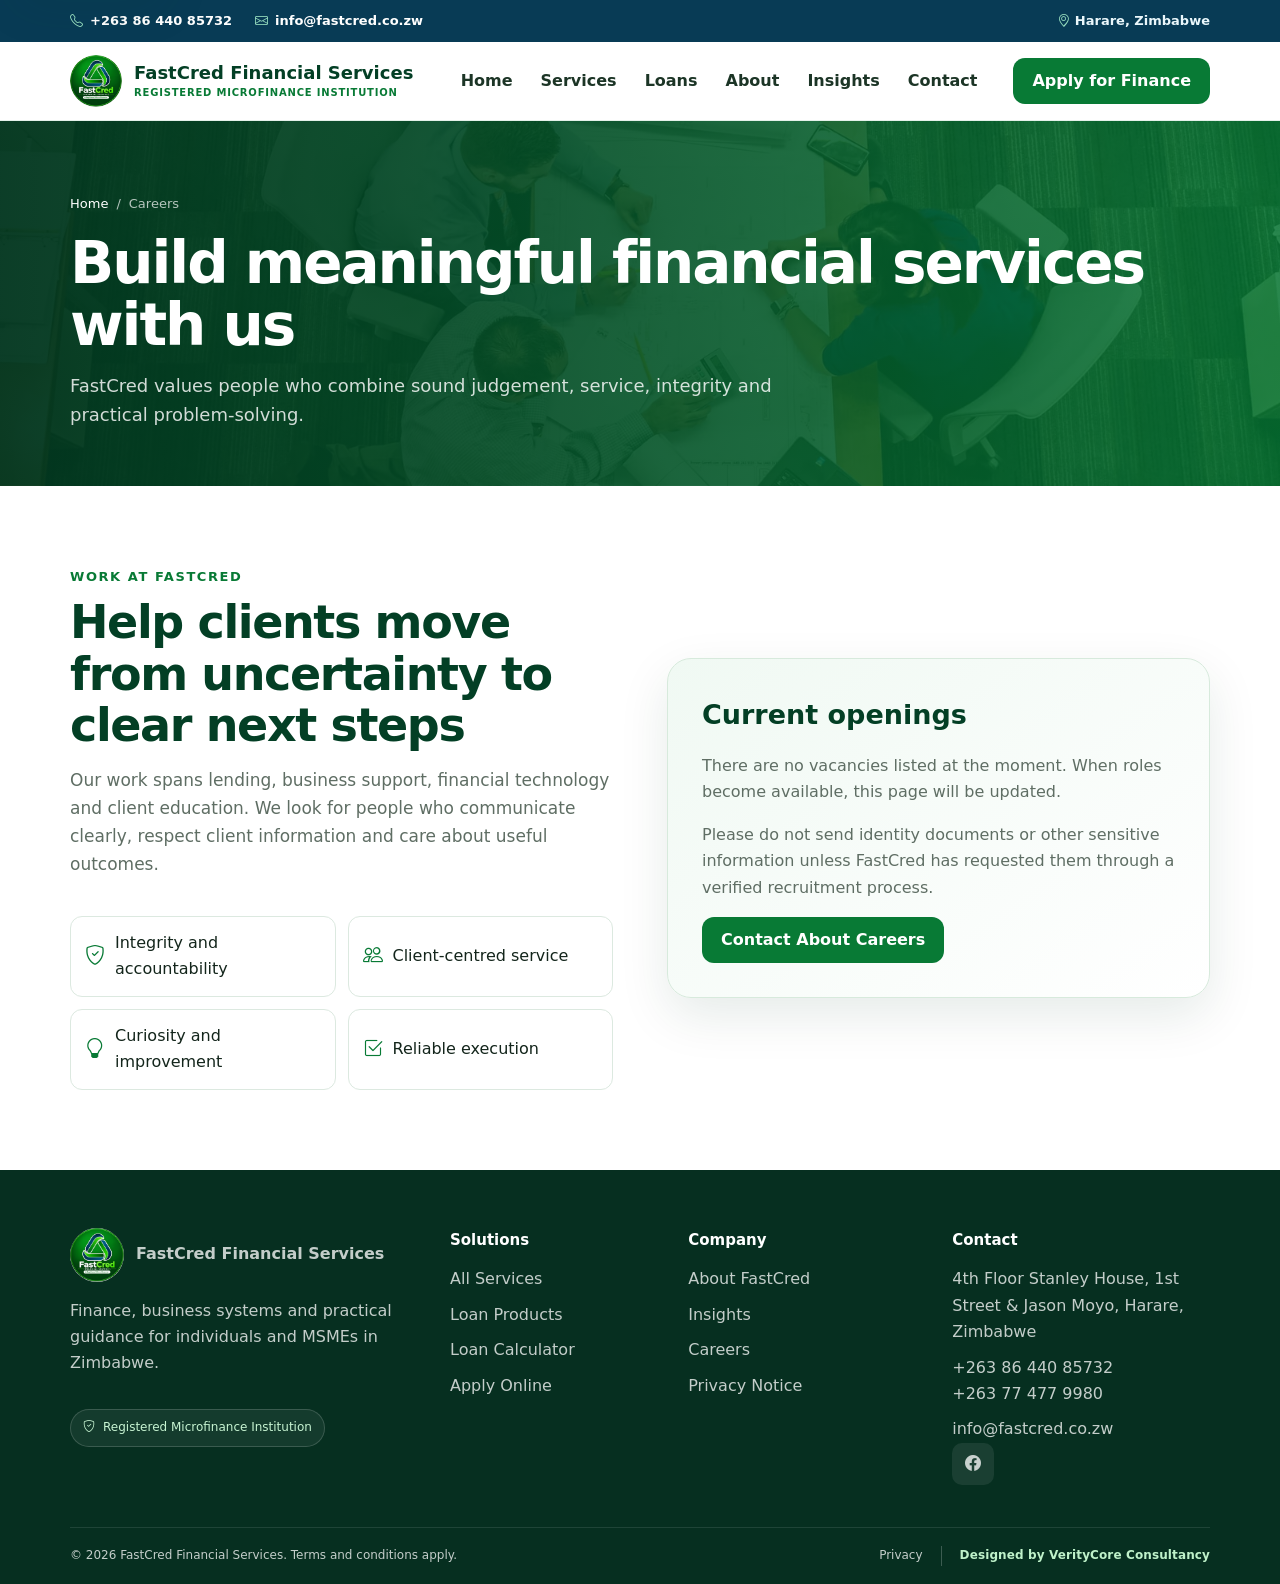
<file: careers.html>
<!DOCTYPE html>
<html lang="en"><head>
<meta charset="utf-8"/>
<meta content="width=device-width,initial-scale=1" name="viewport"/>
<title>Careers at FastCred Financial Services</title>
<meta content="Learn about careers and future opportunities with FastCred Financial Services in Harare, Zimbabwe." name="description"/>
<link href="https://www.fastcred.co.zw/careers.html" rel="canonical"/>
<meta content="#087a35" name="theme-color"/>
<meta content="website" property="og:type"/><meta content="Careers at FastCred Financial Services" property="og:title"/><meta content="Learn about careers and future opportunities with FastCred Financial Services in Harare, Zimbabwe." property="og:description"/><meta content="https://www.fastcred.co.zw/careers.html" property="og:url"/><meta content="https://www.fastcred.co.zw/assets/img/fastcred-og.webp" property="og:image"/>
<link href="assets/img/favicon.png" rel="icon"/><link href="assets/img/apple-touch-icon.png" rel="apple-touch-icon"/>
<link href="assets/vendor/bootstrap-icons/bootstrap-icons.min.css" rel="stylesheet"/>
<link href="assets/css/fastcred.css" rel="stylesheet"/>
</head><body><a class="skip-link" href="#main">Skip to content</a><div class="site-topbar"><div class="container topbar-inner"><div><a href="tel:+2638644085732"><i class="bi bi-telephone" aria-hidden="true"></i> +263 86 440 85732</a><a class="topbar-email" href="mailto:info@fastcred.co.zw"><i class="bi bi-envelope" aria-hidden="true"></i> info@fastcred.co.zw</a></div><span><i class="bi bi-geo-alt" aria-hidden="true"></i> Harare, Zimbabwe</span></div></div><header class="site-header"><div class="container header-inner"><a aria-label="FastCred Financial Services home" class="brand" href="index.html"><img alt="FastCred Financial Services logo" height="52" src="assets/img/fastcred-logo-transparent.png" width="52"/><span class="brand-copy"><span class="brand-name">FastCred Financial Services</span><span class="brand-status">Registered Microfinance Institution</span></span></a><nav aria-label="Primary navigation" class="nav"><ul class="nav-list"><li><a href="index.html">Home</a></li><li><a href="services.html">Services</a></li><li><a href="loans.html">Loans</a></li><li><a href="about.html">About</a></li><li><a href="insights.html">Insights</a></li><li><a href="contact.html">Contact</a></li></ul></nav><a class="btn btn-primary header-cta" href="apply.html">Apply for Finance</a><button aria-expanded="false" aria-label="Open navigation menu" class="menu-toggle" type="button"><i aria-hidden="true" class="bi bi-list"></i></button></div></header><main id="main"><section class="page-hero"><div class="container"><div class="breadcrumbs"><a href="index.html">Home</a><span>/</span><span>Careers</span></div><h1>Build meaningful financial services with us</h1><p>FastCred values people who combine sound judgement, service, integrity and practical problem-solving.</p></div></section>
<section class="section"><div class="container split"><div><div class="section-head"><div class="section-kicker">Work at FastCred</div><h2>Help clients move from uncertainty to clear next steps</h2><p>Our work spans lending, business support, financial technology and client education. We look for people who communicate clearly, respect client information and care about useful outcomes.</p></div><div class="check-grid"><div class="check-item"><i class="bi bi-shield-check"></i><span>Integrity and accountability</span></div><div class="check-item"><i class="bi bi-people"></i><span>Client-centred service</span></div><div class="check-item"><i class="bi bi-lightbulb"></i><span>Curiosity and improvement</span></div><div class="check-item"><i class="bi bi-check2-square"></i><span>Reliable execution</span></div></div></div><aside class="info-panel"><h3>Current openings</h3><p>There are no vacancies listed at the moment. When roles become available, this page will be updated.</p><p>Please do not send identity documents or other sensitive information unless FastCred has requested them through a verified recruitment process.</p><a class="btn btn-primary" href="mailto:info@fastcred.co.zw?subject=Careers%20at%20FastCred">Contact About Careers</a></aside></div></section></main><footer class="site-footer"><div class="container"><div class="footer-grid"><div><a class="footer-brand" href="index.html"><img alt="FastCred Financial Services logo" height="54" src="assets/img/fastcred-logo-transparent.png" width="54"/><strong>FastCred Financial Services</strong></a><p>Finance, business systems and practical guidance for individuals and MSMEs in Zimbabwe.</p><span class="status-badge"><i aria-hidden="true" class="bi bi-shield-check"></i> Registered Microfinance Institution</span></div><div><h3>Solutions</h3><ul><li><a href="services.html">All Services</a></li><li><a href="loans.html">Loan Products</a></li><li><a href="loans.html#loan-calculator">Loan Calculator</a></li><li><a href="apply.html">Apply Online</a></li></ul></div><div><h3>Company</h3><ul><li><a href="about.html">About FastCred</a></li><li><a href="insights.html">Insights</a></li><li><a href="careers.html">Careers</a></li><li><a href="privacy.html">Privacy Notice</a></li></ul></div><div><h3>Contact</h3><ul><li>4th Floor Stanley House, 1st Street &amp; Jason Moyo, Harare, Zimbabwe</li><li><a href="tel:+2638644085732">+263 86 440 85732</a><br/><a href="tel:+263774779980">+263 77 477 9980</a></li><li><a href="mailto:info@fastcred.co.zw">info@fastcred.co.zw</a></li></ul><div aria-label="Social media" class="socials"><a aria-label="FastCred on Facebook" href="https://www.facebook.com/share/1ApMrbgxHn/?mibextid=wwXIfr" rel="noopener noreferrer" target="_blank"><i aria-hidden="true" class="bi bi-facebook"></i></a></div></div></div><div class="footer-bottom"><div class="disclaimer">&copy; <span data-year></span> FastCred Financial Services. Terms and conditions apply.</div><div><a href="privacy.html">Privacy</a></div></div></div></footer><script defer src="assets/js/fastcred.js?v=20261016"></script></body></html>
</file>
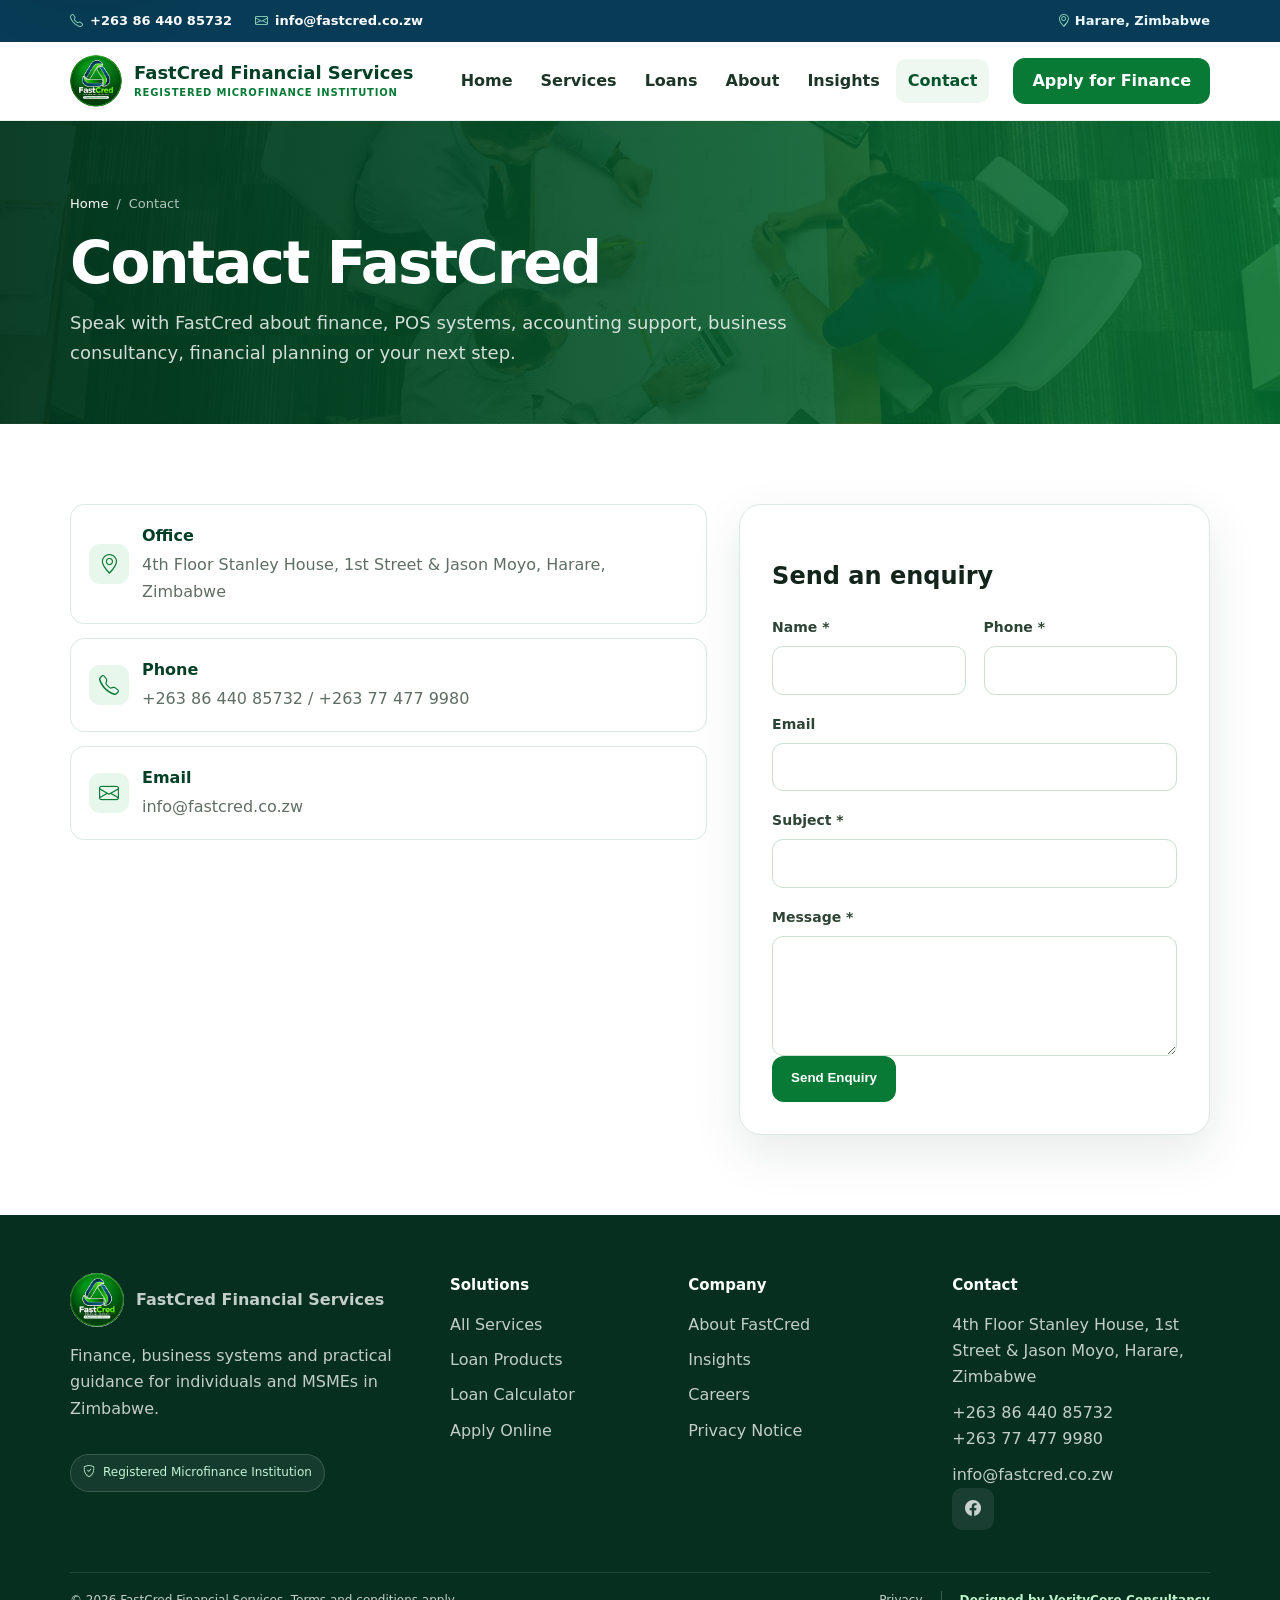
<file: contact.html>
<!DOCTYPE html>

<html lang="en"><head>
<meta charset="utf-8"/>
<meta content="width=device-width,initial-scale=1" name="viewport"/>
<title>Contact FastCred Financial Services | Harare Zimbabwe</title>
<meta content="Contact FastCred Financial Services at 4th Floor Stanley House, 1st Street & Jason Moyo, Harare, Zimbabwe for SME loans, personal loans and application enquiries." name="description"/>
<link href="https://www.fastcred.co.zw/contact.html" rel="canonical"/>
<meta content="#087a35" name="theme-color"/>
<meta content="website" property="og:type"/><meta content="Contact FastCred Financial Services | Harare Zimbabwe" property="og:title"/><meta content="Contact FastCred Financial Services at 4th Floor Stanley House, 1st Street & Jason Moyo, Harare, Zimbabwe for SME loans, personal loans and application enquiries." property="og:description"/><meta content="https://www.fastcred.co.zw/contact.html" property="og:url"/><meta content="https://www.fastcred.co.zw/assets/img/fastcred-og.webp" property="og:image"/>
<meta content="summary_large_image" name="twitter:card"/><meta content="Contact FastCred Financial Services | Harare Zimbabwe" name="twitter:title"/><meta content="Contact FastCred Financial Services at 4th Floor Stanley House, 1st Street & Jason Moyo, Harare, Zimbabwe for SME loans, personal loans and application enquiries." name="twitter:description"/><meta content="https://www.fastcred.co.zw/assets/img/fastcred-og.webp" name="twitter:image"/>
<link href="assets/img/favicon.png" rel="icon"/><link href="assets/img/apple-touch-icon.png" rel="apple-touch-icon"/>
<link as="image" href="assets/img/fastcred-logo-transparent.png" rel="preload" type="image/webp"/>
<link href="assets/vendor/bootstrap-icons/bootstrap-icons.min.css" rel="stylesheet"/>
<link href="assets/css/fastcred.css" rel="stylesheet"/>
<script type="application/ld+json">{"@context":"https://schema.org","@type":["FinancialService","LocalBusiness"],"name":"FastCred Financial Services","url":"https://www.fastcred.co.zw","image":"https://www.fastcred.co.zw/assets/img/fastcred-og.webp","telephone":"+263 86 440 85732 / +263 77 477 9980","email":"info@fastcred.co.zw","address":{"@type":"PostalAddress","streetAddress":"4th Floor Stanley House, 1st Street & Jason Moyo","addressLocality":"Harare","addressCountry":"ZW"},"description":"Registered microfinance institution providing finance, business systems and practical financial support in Zimbabwe."}</script></head><body><a class="skip-link" href="#main">Skip to content</a><div class="site-topbar"><div class="container topbar-inner"><div><a href="tel:+2638644085732"><i class="bi bi-telephone" aria-hidden="true"></i> +263 86 440 85732</a><a class="topbar-email" href="mailto:info@fastcred.co.zw"><i class="bi bi-envelope" aria-hidden="true"></i> info@fastcred.co.zw</a></div><span><i class="bi bi-geo-alt" aria-hidden="true"></i> Harare, Zimbabwe</span></div></div><header class="site-header"><div class="container header-inner"><a aria-label="FastCred Financial Services home" class="brand" href="index.html"><img alt="FastCred Financial Services logo" height="52" src="assets/img/fastcred-logo-transparent.png" width="52"/><span class="brand-copy"><span class="brand-name">FastCred Financial Services</span><span class="brand-status">Registered Microfinance Institution</span></span></a><nav aria-label="Primary navigation" class="nav"><ul class="nav-list"><li><a href="index.html">Home</a></li><li><a href="services.html">Services</a></li><li><a href="loans.html">Loans</a></li><li><a href="about.html">About</a></li><li><a href="insights.html">Insights</a></li><li><a aria-current="page" href="contact.html">Contact</a></li></ul></nav><a class="btn btn-primary header-cta" href="apply.html">Apply for Finance</a><button aria-expanded="false" aria-label="Open navigation menu" class="menu-toggle" type="button"><i aria-hidden="true" class="bi bi-list"></i></button></div></header><main id="main"><section class="page-hero"><div class="container"><div class="breadcrumbs"><a href="index.html">Home</a><span>/</span><span>Contact</span></div><h1>Contact FastCred</h1><p>Speak with FastCred about finance, POS systems, accounting support, business consultancy, financial planning or your next step.</p></div></section><section class="section"><div class="container form-wrap"><div class="contact-stack"><div class="contact-item"><i aria-hidden="true" class="bi bi-geo-alt"></i><div><strong>Office</strong><span>4th Floor Stanley House, 1st Street & Jason Moyo, Harare, Zimbabwe</span></div></div><div class="contact-item"><i aria-hidden="true" class="bi bi-telephone"></i><div><strong>Phone</strong><a href="tel:+2638644085732">+263 86 440 85732 / +263 77 477 9980</a></div></div><div class="contact-item"><i aria-hidden="true" class="bi bi-envelope"></i><div><strong>Email</strong><a href="mailto:info@fastcred.co.zw">info@fastcred.co.zw</a></div></div></div><form action="forms/contact.php" class="form-card" data-ajax-form="" method="post"><h2>Send an enquiry</h2><div class="form-grid"><div class="field"><label for="c_name">Name *</label><input autocomplete="name" id="c_name" name="name" required=""/></div><div class="field"><label for="c_phone">Phone *</label><input autocomplete="tel" id="c_phone" name="phone" required="" type="tel"/></div><div class="field full"><label for="c_email">Email</label><input autocomplete="email" id="c_email" name="email" type="email"/></div><div class="field full"><label for="c_subject">Subject *</label><input id="c_subject" name="subject" required=""/></div><div class="field full"><label for="c_message">Message *</label><textarea id="c_message" name="message" required=""></textarea></div></div><button class="btn btn-primary" type="submit">Send Enquiry</button><div aria-live="polite" class="form-status" role="status"></div></form></div></section></main><footer class="site-footer"><div class="container"><div class="footer-grid"><div><a class="footer-brand" href="index.html"><img alt="FastCred Financial Services logo" height="54" src="assets/img/fastcred-logo-transparent.png" width="54"/><strong>FastCred Financial Services</strong></a><p>Finance, business systems and practical guidance for individuals and MSMEs in Zimbabwe.</p><span class="status-badge"><i aria-hidden="true" class="bi bi-shield-check"></i> Registered Microfinance Institution</span></div><div><h3>Solutions</h3><ul><li><a href="services.html">All Services</a></li><li><a href="loans.html">Loan Products</a></li><li><a href="loans.html#loan-calculator">Loan Calculator</a></li><li><a href="apply.html">Apply Online</a></li></ul></div><div><h3>Company</h3><ul><li><a href="about.html">About FastCred</a></li><li><a href="insights.html">Insights</a></li><li><a href="careers.html">Careers</a></li><li><a href="privacy.html">Privacy Notice</a></li></ul></div><div><h3>Contact</h3><ul><li>4th Floor Stanley House, 1st Street &amp; Jason Moyo, Harare, Zimbabwe</li><li><a href="tel:+2638644085732">+263 86 440 85732</a><br/><a href="tel:+263774779980">+263 77 477 9980</a></li><li><a href="mailto:info@fastcred.co.zw">info@fastcred.co.zw</a></li></ul><div aria-label="Social media" class="socials"><a aria-label="FastCred on Facebook" href="https://www.facebook.com/share/1ApMrbgxHn/?mibextid=wwXIfr" rel="noopener noreferrer" target="_blank"><i aria-hidden="true" class="bi bi-facebook"></i></a></div></div></div><div class="footer-bottom"><div class="disclaimer">&copy; <span data-year></span> FastCred Financial Services. Terms and conditions apply.</div><div><a href="privacy.html">Privacy</a></div></div></div></footer><script defer="" src="assets/js/fastcred.js?v=20261016"></script></body></html>
</file>
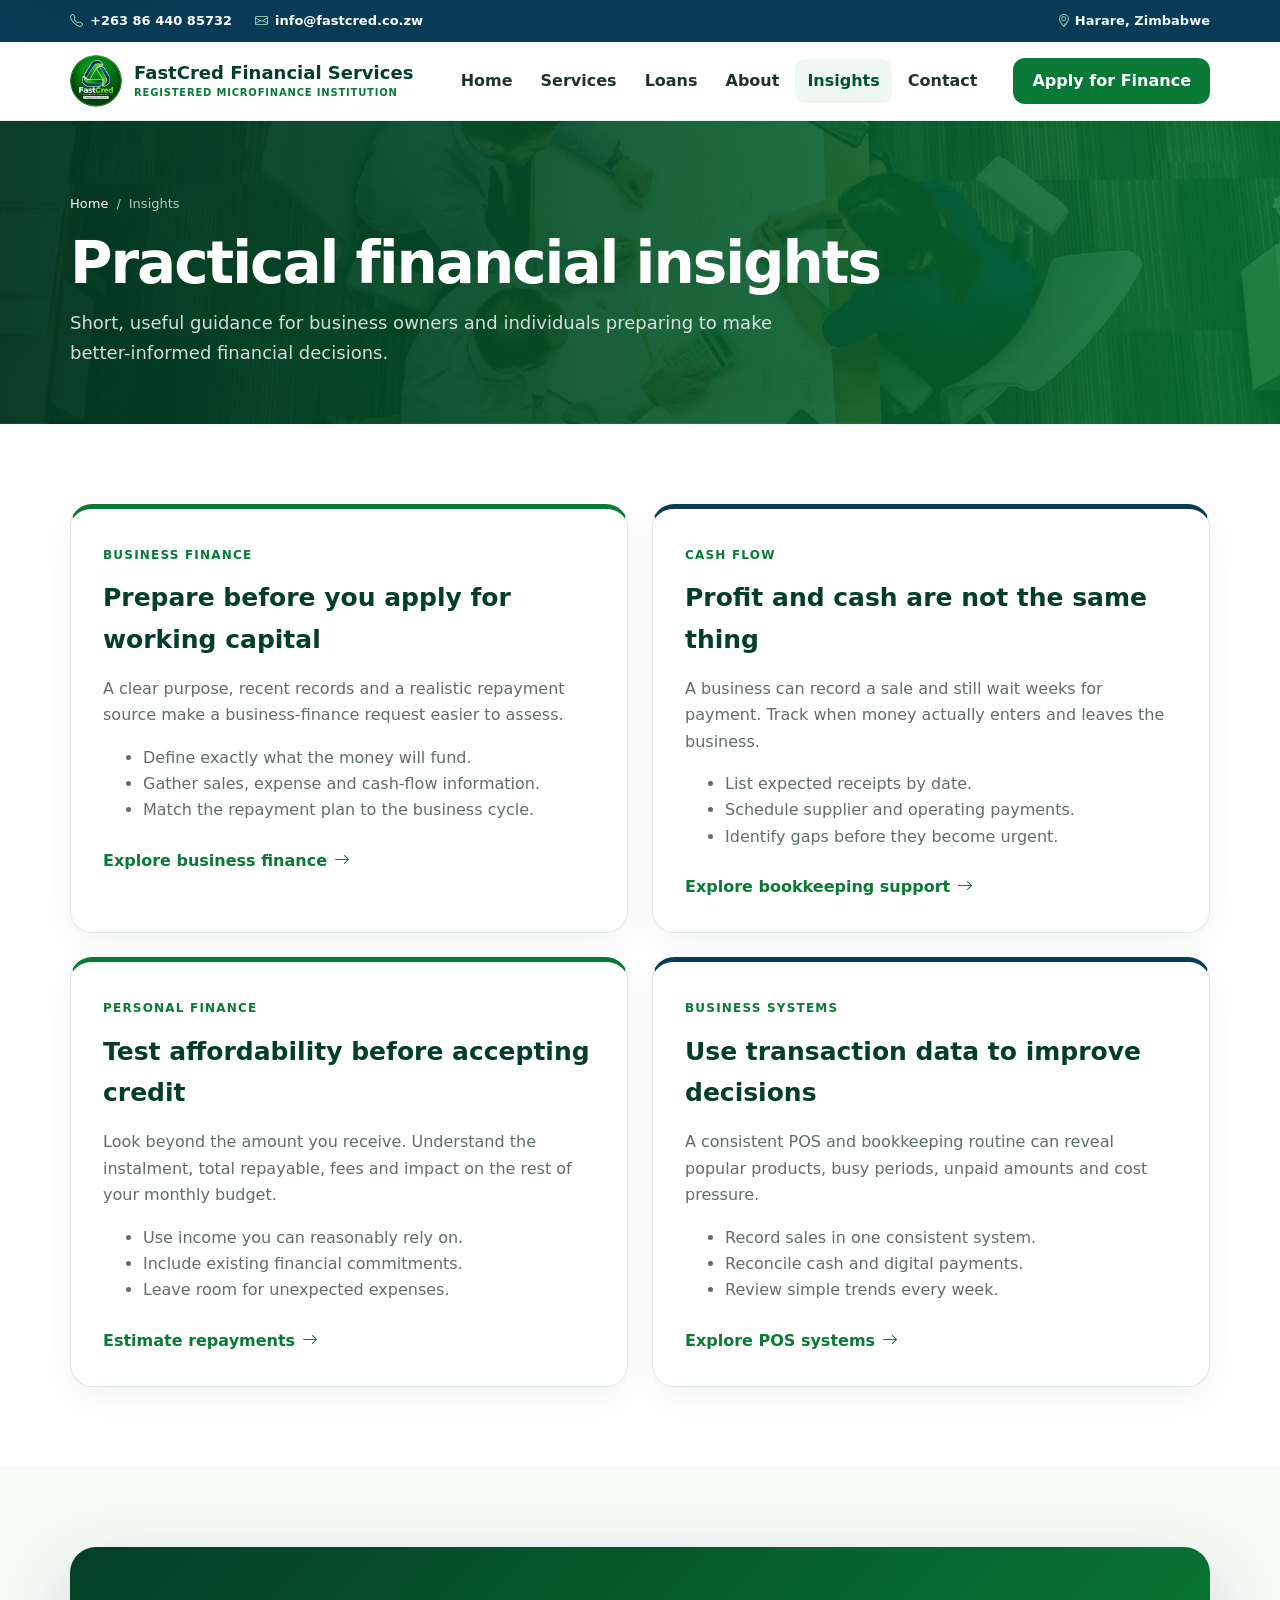
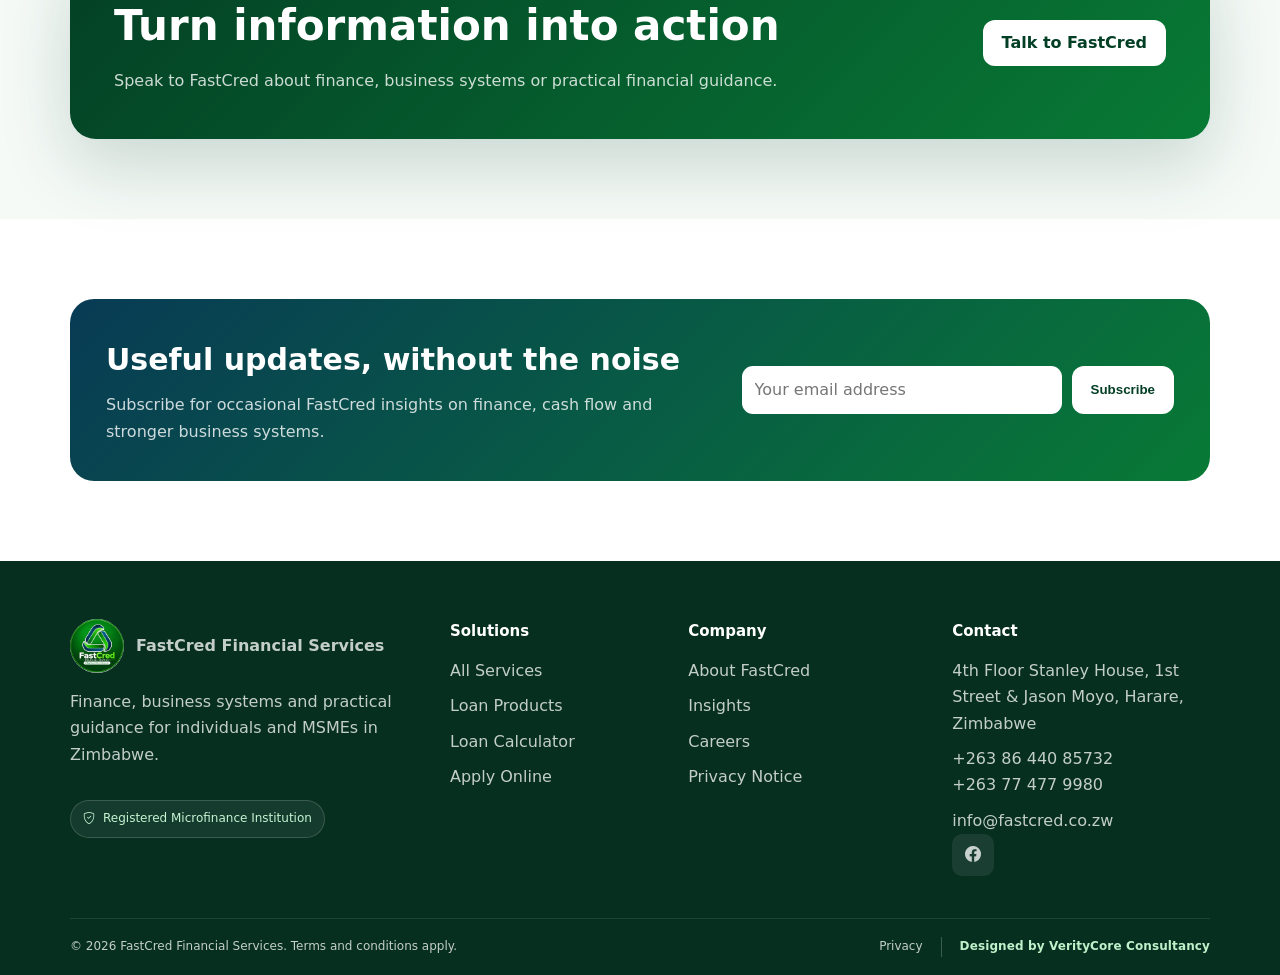
<file: insights.html>
<!DOCTYPE html>
<html lang="en"><head>
<meta charset="utf-8"/>
<meta content="width=device-width,initial-scale=1" name="viewport"/>
<title>Financial Insights for Zimbabwe | FastCred</title>
<meta content="Practical guidance on borrowing, cash flow, budgeting and business systems from FastCred Financial Services." name="description"/>
<link href="https://www.fastcred.co.zw/insights.html" rel="canonical"/>
<meta content="#087a35" name="theme-color"/>
<meta content="website" property="og:type"/><meta content="Financial Insights for Zimbabwe | FastCred" property="og:title"/><meta content="Practical guidance on borrowing, cash flow, budgeting and business systems from FastCred Financial Services." property="og:description"/><meta content="https://www.fastcred.co.zw/insights.html" property="og:url"/><meta content="https://www.fastcred.co.zw/assets/img/fastcred-og.webp" property="og:image"/>
<link href="assets/img/favicon.png" rel="icon"/><link href="assets/img/apple-touch-icon.png" rel="apple-touch-icon"/>
<link href="assets/vendor/bootstrap-icons/bootstrap-icons.min.css" rel="stylesheet"/>
<link href="assets/css/fastcred.css" rel="stylesheet"/>
</head><body><a class="skip-link" href="#main">Skip to content</a><div class="site-topbar"><div class="container topbar-inner"><div><a href="tel:+2638644085732"><i class="bi bi-telephone" aria-hidden="true"></i> +263 86 440 85732</a><a class="topbar-email" href="mailto:info@fastcred.co.zw"><i class="bi bi-envelope" aria-hidden="true"></i> info@fastcred.co.zw</a></div><span><i class="bi bi-geo-alt" aria-hidden="true"></i> Harare, Zimbabwe</span></div></div><header class="site-header"><div class="container header-inner"><a aria-label="FastCred Financial Services home" class="brand" href="index.html"><img alt="FastCred Financial Services logo" height="52" src="assets/img/fastcred-logo-transparent.png" width="52"/><span class="brand-copy"><span class="brand-name">FastCred Financial Services</span><span class="brand-status">Registered Microfinance Institution</span></span></a><nav aria-label="Primary navigation" class="nav"><ul class="nav-list"><li><a href="index.html">Home</a></li><li><a href="services.html">Services</a></li><li><a href="loans.html">Loans</a></li><li><a href="about.html">About</a></li><li><a aria-current="page" href="insights.html">Insights</a></li><li><a href="contact.html">Contact</a></li></ul></nav><a class="btn btn-primary header-cta" href="apply.html">Apply for Finance</a><button aria-expanded="false" aria-label="Open navigation menu" class="menu-toggle" type="button"><i aria-hidden="true" class="bi bi-list"></i></button></div></header><main id="main"><section class="page-hero"><div class="container"><div class="breadcrumbs"><a href="index.html">Home</a><span>/</span><span>Insights</span></div><h1>Practical financial insights</h1><p>Short, useful guidance for business owners and individuals preparing to make better-informed financial decisions.</p></div></section>
<section class="section"><div class="container"><div class="insight-grid"><article class="insight-card"><span class="insight-tag">Business finance</span><h2>Prepare before you apply for working capital</h2><p>A clear purpose, recent records and a realistic repayment source make a business-finance request easier to assess.</p><ul><li>Define exactly what the money will fund.</li><li>Gather sales, expense and cash-flow information.</li><li>Match the repayment plan to the business cycle.</li></ul><a href="sme-loans.html">Explore business finance <i class="bi bi-arrow-right"></i></a></article><article class="insight-card"><span class="insight-tag">Cash flow</span><h2>Profit and cash are not the same thing</h2><p>A business can record a sale and still wait weeks for payment. Track when money actually enters and leaves the business.</p><ul><li>List expected receipts by date.</li><li>Schedule supplier and operating payments.</li><li>Identify gaps before they become urgent.</li></ul><a href="services.html#accounting">Explore bookkeeping support <i class="bi bi-arrow-right"></i></a></article><article class="insight-card"><span class="insight-tag">Personal finance</span><h2>Test affordability before accepting credit</h2><p>Look beyond the amount you receive. Understand the instalment, total repayable, fees and impact on the rest of your monthly budget.</p><ul><li>Use income you can reasonably rely on.</li><li>Include existing financial commitments.</li><li>Leave room for unexpected expenses.</li></ul><a href="loans.html#loan-calculator">Estimate repayments <i class="bi bi-arrow-right"></i></a></article><article class="insight-card"><span class="insight-tag">Business systems</span><h2>Use transaction data to improve decisions</h2><p>A consistent POS and bookkeeping routine can reveal popular products, busy periods, unpaid amounts and cost pressure.</p><ul><li>Record sales in one consistent system.</li><li>Reconcile cash and digital payments.</li><li>Review simple trends every week.</li></ul><a href="services.html#pos">Explore POS systems <i class="bi bi-arrow-right"></i></a></article></div></div></section>
<section class="section section-soft"><div class="container"><div class="cta-band"><div><h2>Turn information into action</h2><p>Speak to FastCred about finance, business systems or practical financial guidance.</p></div><a class="btn" href="contact.html">Talk to FastCred</a></div></div></section><section class="section"><div class="container"><div class="newsletter-band"><div><h2>Useful updates, without the noise</h2><p>Subscribe for occasional FastCred insights on finance, cash flow and stronger business systems.</p></div><form action="forms/newsletter.php" class="newsletter-form" data-ajax-form data-success="Thank you. You are subscribed to FastCred updates." method="post"><label class="sr-only" for="newsletter_email">Email address</label><input autocomplete="email" id="newsletter_email" name="email" placeholder="Your email address" required type="email"/><button class="btn" type="submit">Subscribe</button><div aria-live="polite" class="form-status" role="status"></div></form></div></div></section></main><footer class="site-footer"><div class="container"><div class="footer-grid"><div><a class="footer-brand" href="index.html"><img alt="FastCred Financial Services logo" height="54" src="assets/img/fastcred-logo-transparent.png" width="54"/><strong>FastCred Financial Services</strong></a><p>Finance, business systems and practical guidance for individuals and MSMEs in Zimbabwe.</p><span class="status-badge"><i aria-hidden="true" class="bi bi-shield-check"></i> Registered Microfinance Institution</span></div><div><h3>Solutions</h3><ul><li><a href="services.html">All Services</a></li><li><a href="loans.html">Loan Products</a></li><li><a href="loans.html#loan-calculator">Loan Calculator</a></li><li><a href="apply.html">Apply Online</a></li></ul></div><div><h3>Company</h3><ul><li><a href="about.html">About FastCred</a></li><li><a href="insights.html">Insights</a></li><li><a href="careers.html">Careers</a></li><li><a href="privacy.html">Privacy Notice</a></li></ul></div><div><h3>Contact</h3><ul><li>4th Floor Stanley House, 1st Street &amp; Jason Moyo, Harare, Zimbabwe</li><li><a href="tel:+2638644085732">+263 86 440 85732</a><br/><a href="tel:+263774779980">+263 77 477 9980</a></li><li><a href="mailto:info@fastcred.co.zw">info@fastcred.co.zw</a></li></ul><div aria-label="Social media" class="socials"><a aria-label="FastCred on Facebook" href="https://www.facebook.com/share/1ApMrbgxHn/?mibextid=wwXIfr" rel="noopener noreferrer" target="_blank"><i aria-hidden="true" class="bi bi-facebook"></i></a></div></div></div><div class="footer-bottom"><div class="disclaimer">&copy; <span data-year></span> FastCred Financial Services. Terms and conditions apply.</div><div><a href="privacy.html">Privacy</a></div></div></div></footer><script defer src="assets/js/fastcred.js?v=20261016"></script></body></html>
</file>
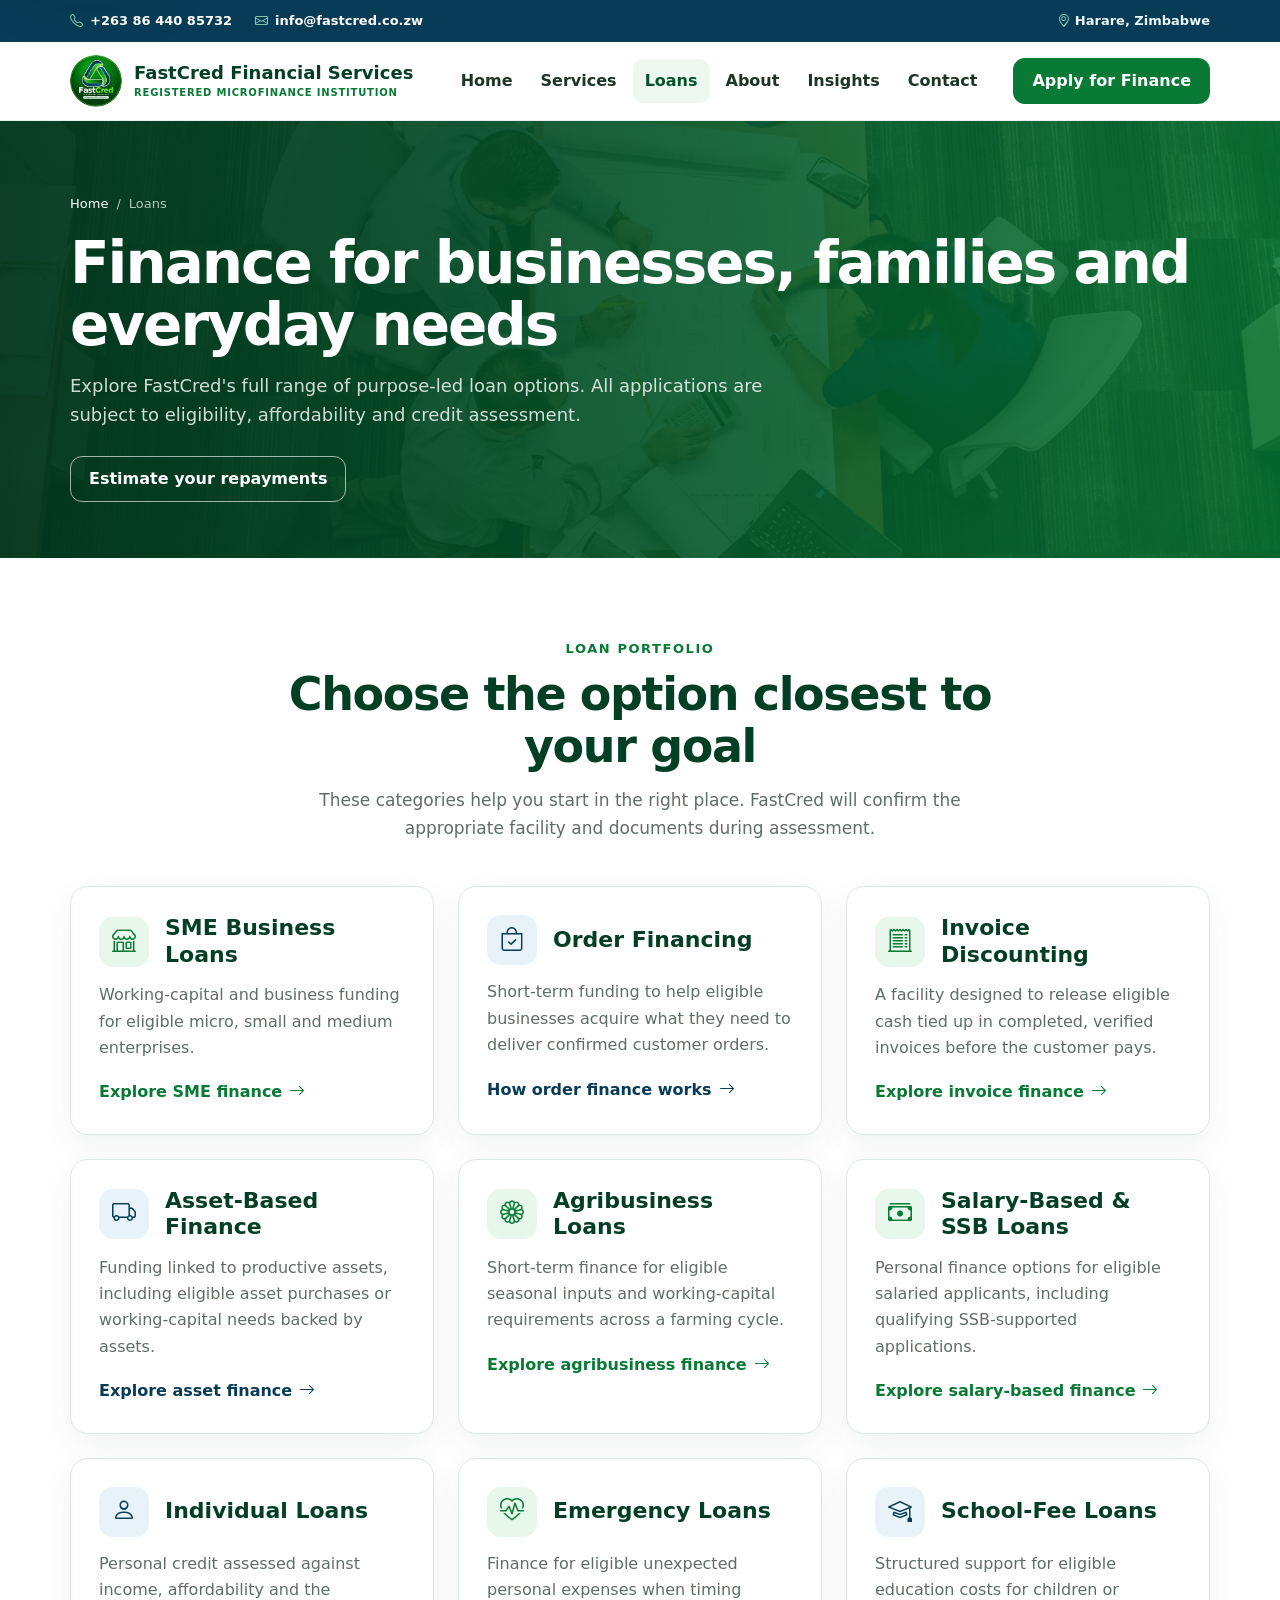
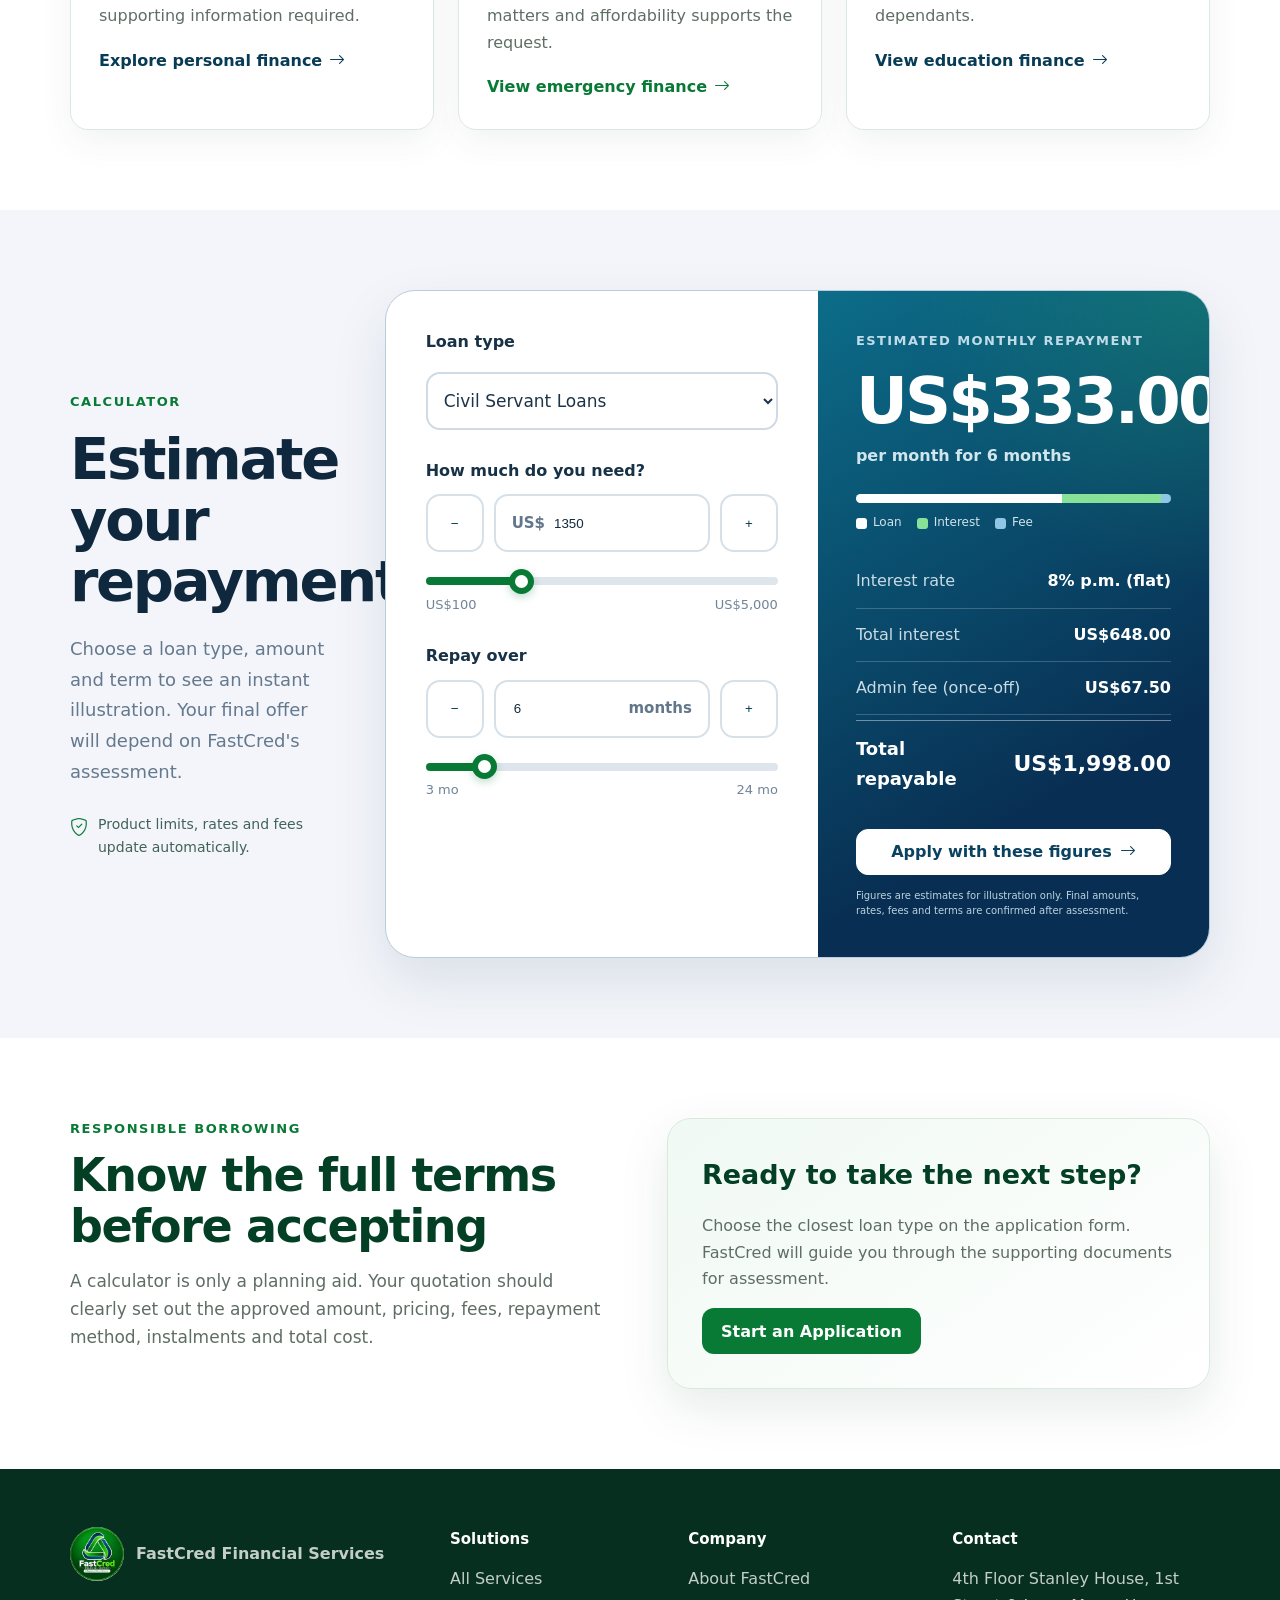
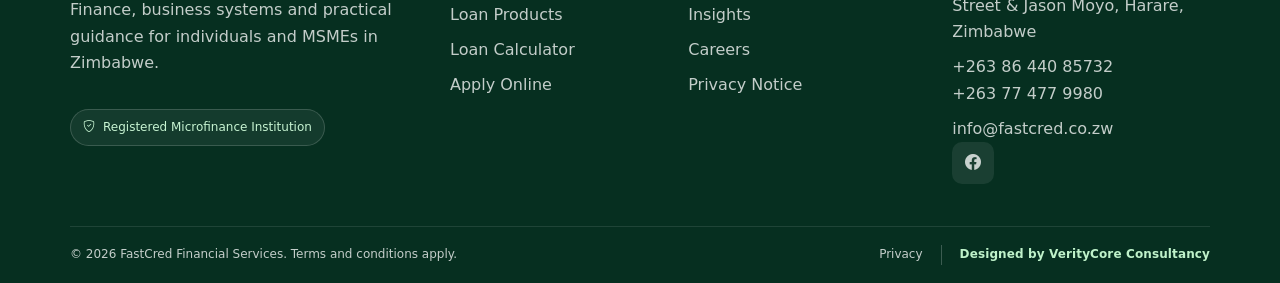
<file: loans.html>
<!DOCTYPE html>

<html lang="en"><head>
<meta charset="utf-8"/>
<meta content="width=device-width,initial-scale=1" name="viewport"/>
<title>SME &amp; Personal Loans in Zimbabwe | FastCred Financial Services</title>
<meta content="Explore SME loans and personal loans from FastCred Financial Services, a registered microfinance institution in Harare, Zimbabwe." name="description"/>
<link href="https://www.fastcred.co.zw/loans.html" rel="canonical"/>
<meta content="#087a35" name="theme-color"/>
<meta content="website" property="og:type"/><meta content="SME &amp; Personal Loans in Zimbabwe | FastCred Financial Services" property="og:title"/><meta content="Explore SME loans and personal loans from FastCred Financial Services, a registered microfinance institution in Harare, Zimbabwe." property="og:description"/><meta content="https://www.fastcred.co.zw/loans.html" property="og:url"/><meta content="https://www.fastcred.co.zw/assets/img/fastcred-og.webp" property="og:image"/>
<meta content="summary_large_image" name="twitter:card"/><meta content="SME &amp; Personal Loans in Zimbabwe | FastCred Financial Services" name="twitter:title"/><meta content="Explore SME loans and personal loans from FastCred Financial Services, a registered microfinance institution in Harare, Zimbabwe." name="twitter:description"/><meta content="https://www.fastcred.co.zw/assets/img/fastcred-og.webp" name="twitter:image"/>
<link href="assets/img/favicon.png" rel="icon"/><link href="assets/img/apple-touch-icon.png" rel="apple-touch-icon"/>
<link as="image" href="assets/img/fastcred-logo-transparent.png" rel="preload" type="image/webp"/>
<link href="assets/vendor/bootstrap-icons/bootstrap-icons.min.css" rel="stylesheet"/>
<link href="assets/css/fastcred.css" rel="stylesheet"/>
<script type="application/ld+json">{"@context":"https://schema.org","@type":["FinancialService","LocalBusiness"],"name":"FastCred Financial Services","url":"https://www.fastcred.co.zw","image":"https://www.fastcred.co.zw/assets/img/fastcred-og.webp","telephone":"+263 86 440 85732 / +263 77 477 9980","email":"info@fastcred.co.zw","address":{"@type":"PostalAddress","streetAddress":"4th Floor Stanley House, 1st Street & Jason Moyo","addressLocality":"Harare","addressCountry":"ZW"},"description":"Registered microfinance institution providing finance, business systems and practical financial support in Zimbabwe."}</script></head><body><a class="skip-link" href="#main">Skip to content</a><div class="site-topbar"><div class="container topbar-inner"><div><a href="tel:+2638644085732"><i class="bi bi-telephone" aria-hidden="true"></i> +263 86 440 85732</a><a class="topbar-email" href="mailto:info@fastcred.co.zw"><i class="bi bi-envelope" aria-hidden="true"></i> info@fastcred.co.zw</a></div><span><i class="bi bi-geo-alt" aria-hidden="true"></i> Harare, Zimbabwe</span></div></div><header class="site-header"><div class="container header-inner"><a aria-label="FastCred Financial Services home" class="brand" href="index.html"><img alt="FastCred Financial Services logo" height="52" src="assets/img/fastcred-logo-transparent.png" width="52"/><span class="brand-copy"><span class="brand-name">FastCred Financial Services</span><span class="brand-status">Registered Microfinance Institution</span></span></a><nav aria-label="Primary navigation" class="nav"><ul class="nav-list"><li><a href="index.html">Home</a></li><li><a href="services.html">Services</a></li><li><a aria-current="page" href="loans.html">Loans</a></li><li><a href="about.html">About</a></li><li><a href="insights.html">Insights</a></li><li><a href="contact.html">Contact</a></li></ul></nav><a class="btn btn-primary header-cta" href="apply.html">Apply for Finance</a><button aria-expanded="false" aria-label="Open navigation menu" class="menu-toggle" type="button"><i aria-hidden="true" class="bi bi-list"></i></button></div></header><main id="main"><section class="page-hero"><div class="container"><div class="breadcrumbs"><a href="index.html">Home</a><span>/</span><span>Loans</span></div><h1>Finance for businesses, families and everyday needs</h1><p>Explore FastCred's full range of purpose-led loan options. All applications are subject to eligibility, affordability and credit assessment.</p><a class="btn btn-outline page-hero-cta" href="#loan-calculator">Estimate your repayments</a></div></section>
<section class="section"><div class="container"><div class="section-head center"><div class="section-kicker">Loan portfolio</div><h2>Choose the option closest to your goal</h2><p>These categories help you start in the right place. FastCred will confirm the appropriate facility and documents during assessment.</p></div><div class="cards-3 product-grid"><article class="card"><span class="card-icon"><i class="bi bi-shop"></i></span><h3>SME Business Loans</h3><p>Working-capital and business funding for eligible micro, small and medium enterprises.</p><a class="card-link" href="sme-loans.html">Explore SME finance <i class="bi bi-arrow-right"></i></a></article><article class="card blue-card"><span class="card-icon"><i class="bi bi-bag-check"></i></span><h3>Order Financing</h3><p>Short-term funding to help eligible businesses acquire what they need to deliver confirmed customer orders.</p><a class="card-link" href="sme-loans.html#order-finance">How order finance works <i class="bi bi-arrow-right"></i></a></article><article class="card"><span class="card-icon"><i class="bi bi-receipt-cutoff"></i></span><h3>Invoice Discounting</h3><p>A facility designed to release eligible cash tied up in completed, verified invoices before the customer pays.</p><a class="card-link" href="sme-loans.html#invoice-finance">Explore invoice finance <i class="bi bi-arrow-right"></i></a></article><article class="card blue-card"><span class="card-icon"><i class="bi bi-truck"></i></span><h3>Asset-Based Finance</h3><p>Funding linked to productive assets, including eligible asset purchases or working-capital needs backed by assets.</p><a class="card-link" href="sme-loans.html#asset-finance">Explore asset finance <i class="bi bi-arrow-right"></i></a></article><article class="card"><span class="card-icon"><i class="bi bi-flower1"></i></span><h3>Agribusiness Loans</h3><p>Short-term finance for eligible seasonal inputs and working-capital requirements across a farming cycle.</p><a class="card-link" href="sme-loans.html#agriculture">Explore agribusiness finance <i class="bi bi-arrow-right"></i></a></article><article class="card"><span class="card-icon"><i class="bi bi-cash-stack"></i></span><h3>Salary-Based &amp; SSB Loans</h3><p>Personal finance options for eligible salaried applicants, including qualifying SSB-supported applications.</p><a class="card-link" href="personal-loans.html#salary-based">Explore salary-based finance <i class="bi bi-arrow-right"></i></a></article><article class="card blue-card"><span class="card-icon"><i class="bi bi-person"></i></span><h3>Individual Loans</h3><p>Personal credit assessed against income, affordability and the supporting information required.</p><a class="card-link" href="personal-loans.html">Explore personal finance <i class="bi bi-arrow-right"></i></a></article><article class="card"><span class="card-icon"><i class="bi bi-heart-pulse"></i></span><h3>Emergency Loans</h3><p>Finance for eligible unexpected personal expenses when timing matters and affordability supports the request.</p><a class="card-link" href="personal-loans.html#emergency">View emergency finance <i class="bi bi-arrow-right"></i></a></article><article class="card blue-card"><span class="card-icon"><i class="bi bi-mortarboard"></i></span><h3>School-Fee Loans</h3><p>Structured support for eligible education costs for children or dependants.</p><a class="card-link" href="personal-loans.html#school-fees">View education finance <i class="bi bi-arrow-right"></i></a></article></div></div></section>
<section class="section calculator-stage" id="loan-calculator"><div class="container calc-experience"><div class="calc-intro"><span class="section-kicker">Calculator</span><h2>Estimate your repayments</h2><p>Choose a loan type, amount and term to see an instant illustration. Your final offer will depend on FastCred's assessment.</p><div class="calc-intro-note"><i class="bi bi-shield-check" aria-hidden="true"></i><span>Product limits, rates and fees update automatically.</span></div></div><div class="qc-calculator" data-loan-calculator data-currency="US$"><div class="qc-calc-inputs"><div class="field full"><label for="calculator-product">Loan type</label><select id="calculator-product" name="product"><option value="civil-servant" data-label="Civil Servant Loan" data-min="100" data-max="5000" data-tmin="3" data-tmax="24" data-rate="8" data-type="flat" data-fee="5">Civil Servant Loans</option><option value="civil-emergency" data-label="Civil Servant Emergency Loan" data-min="20" data-max="20" data-tmin="1" data-tmax="1" data-rate="10" data-type="flat" data-fee="8" data-note="Emergency limits are confirmed during assessment and may grow with a strong repayment record.">Civil Servant Emergency Loans</option><option value="personal" data-label="Personal Loan" data-min="100" data-max="3000" data-tmin="1" data-tmax="12" data-rate="10" data-type="flat" data-fee="5">Personal Loans</option><option value="sme" data-label="SME Business Loan" data-min="300" data-max="20000" data-tmin="1" data-tmax="12" data-rate="10" data-type="reducing" data-fee="5">SME Business Loans</option><option value="order" data-label="Order Financing" data-min="1000" data-max="50000" data-tmin="1" data-tmax="3" data-rate="10" data-type="flat" data-fee="5">Order Financing</option><option value="invoice" data-label="Invoice Discounting" data-min="500" data-max="50000" data-tmin="1" data-tmax="3" data-rate="10" data-type="flat" data-fee="5">Invoice Discounting</option><option value="asset" data-label="Asset-Based Finance" data-min="300" data-max="30000" data-tmin="3" data-tmax="24" data-rate="10" data-type="reducing" data-fee="5">Asset Financing</option><option value="salary" data-label="Salary-Based / SSB Loan" data-min="100" data-max="5000" data-tmin="2" data-tmax="12" data-rate="8" data-type="flat" data-fee="5">Employer Salary-Based Loans</option><option value="employer-emergency" data-label="Employer Emergency Loan" data-min="50" data-max="50" data-tmin="1" data-tmax="2" data-rate="10" data-type="flat" data-fee="8" data-note="Emergency limits are confirmed during assessment and may grow with a strong repayment record.">Employer Emergency Loans</option></select></div><div class="qc-control" data-control="amount"><span class="field-label">How much do you need?</span><div class="qc-stepper"><button type="button" data-step-target="amount" data-direction="-1" aria-label="Decrease loan amount">&minus;</button><label class="qc-number"><span>US$</span><input class="qc-amount-number" type="number" inputmode="numeric" aria-label="Loan amount"/></label><button type="button" data-step-target="amount" data-direction="1" aria-label="Increase loan amount">+</button></div><input class="qc-range qc-amount-range" type="range" aria-label="Loan amount slider"/><div class="qc-range-hints"><span data-amount-min></span><span data-amount-max></span></div><p class="qc-product-note" hidden></p></div><div class="qc-control" data-control="term"><span class="field-label">Repay over</span><div class="qc-stepper"><button type="button" data-step-target="term" data-direction="-1" aria-label="Reduce repayment term">&minus;</button><label class="qc-number"><input class="qc-term-number" type="number" inputmode="numeric" aria-label="Repayment term"/><span>months</span></label><button type="button" data-step-target="term" data-direction="1" aria-label="Increase repayment term">+</button></div><input class="qc-range qc-term-range" type="range" step="1" aria-label="Repayment term slider"/><div class="qc-range-hints"><span data-term-min></span><span data-term-max></span></div><p class="qc-fixed-note" hidden></p></div></div><aside class="qc-calc-result" aria-live="polite"><span class="qc-result-kicker">Estimated monthly repayment</span><strong class="qc-installment">&mdash;</strong><p class="qc-per">&mdash;</p><div class="qc-composition" aria-hidden="true"><span class="qc-principal-bar"></span><span class="qc-interest-bar"></span><span class="qc-fee-bar"></span></div><ul class="qc-legend" aria-label="Repayment composition"><li><i class="qc-principal-key"></i>Loan</li><li><i class="qc-interest-key"></i>Interest</li><li><i class="qc-fee-key"></i>Fee</li></ul><dl><div><dt>Interest rate</dt><dd class="qc-rate">&mdash;</dd></div><div><dt>Total interest</dt><dd class="qc-interest">&mdash;</dd></div><div><dt>Admin fee (once-off)</dt><dd class="qc-fee">&mdash;</dd></div><div class="qc-total-row"><dt>Total repayable</dt><dd class="qc-total">&mdash;</dd></div></dl><a class="btn qc-apply" href="apply.html">Apply with these figures <i class="bi bi-arrow-right" aria-hidden="true"></i></a><p class="qc-disclaimer">Figures are estimates for illustration only. Final amounts, rates, fees and terms are confirmed after assessment.</p></aside></div></div></section><section class="section"><div class="container split"><div><div class="section-head"><div class="section-kicker">Responsible borrowing</div><h2>Know the full terms before accepting</h2><p>A calculator is only a planning aid. Your quotation should clearly set out the approved amount, pricing, fees, repayment method, instalments and total cost.</p></div></div><aside class="info-panel"><h3>Ready to take the next step?</h3><p>Choose the closest loan type on the application form. FastCred will guide you through the supporting documents for assessment.</p><a class="btn btn-primary" href="apply.html">Start an Application</a></aside></div></section></main><footer class="site-footer"><div class="container"><div class="footer-grid"><div><a class="footer-brand" href="index.html"><img alt="FastCred Financial Services logo" height="54" src="assets/img/fastcred-logo-transparent.png" width="54"/><strong>FastCred Financial Services</strong></a><p>Finance, business systems and practical guidance for individuals and MSMEs in Zimbabwe.</p><span class="status-badge"><i aria-hidden="true" class="bi bi-shield-check"></i> Registered Microfinance Institution</span></div><div><h3>Solutions</h3><ul><li><a href="services.html">All Services</a></li><li><a href="loans.html">Loan Products</a></li><li><a href="loans.html#loan-calculator">Loan Calculator</a></li><li><a href="apply.html">Apply Online</a></li></ul></div><div><h3>Company</h3><ul><li><a href="about.html">About FastCred</a></li><li><a href="insights.html">Insights</a></li><li><a href="careers.html">Careers</a></li><li><a href="privacy.html">Privacy Notice</a></li></ul></div><div><h3>Contact</h3><ul><li>4th Floor Stanley House, 1st Street &amp; Jason Moyo, Harare, Zimbabwe</li><li><a href="tel:+2638644085732">+263 86 440 85732</a><br/><a href="tel:+263774779980">+263 77 477 9980</a></li><li><a href="mailto:info@fastcred.co.zw">info@fastcred.co.zw</a></li></ul><div aria-label="Social media" class="socials"><a aria-label="FastCred on Facebook" href="https://www.facebook.com/share/1ApMrbgxHn/?mibextid=wwXIfr" rel="noopener noreferrer" target="_blank"><i aria-hidden="true" class="bi bi-facebook"></i></a></div></div></div><div class="footer-bottom"><div class="disclaimer">&copy; <span data-year></span> FastCred Financial Services. Terms and conditions apply.</div><div><a href="privacy.html">Privacy</a></div></div></div></footer><script defer="" src="assets/js/fastcred.js?v=20261016"></script></body></html>
</file>
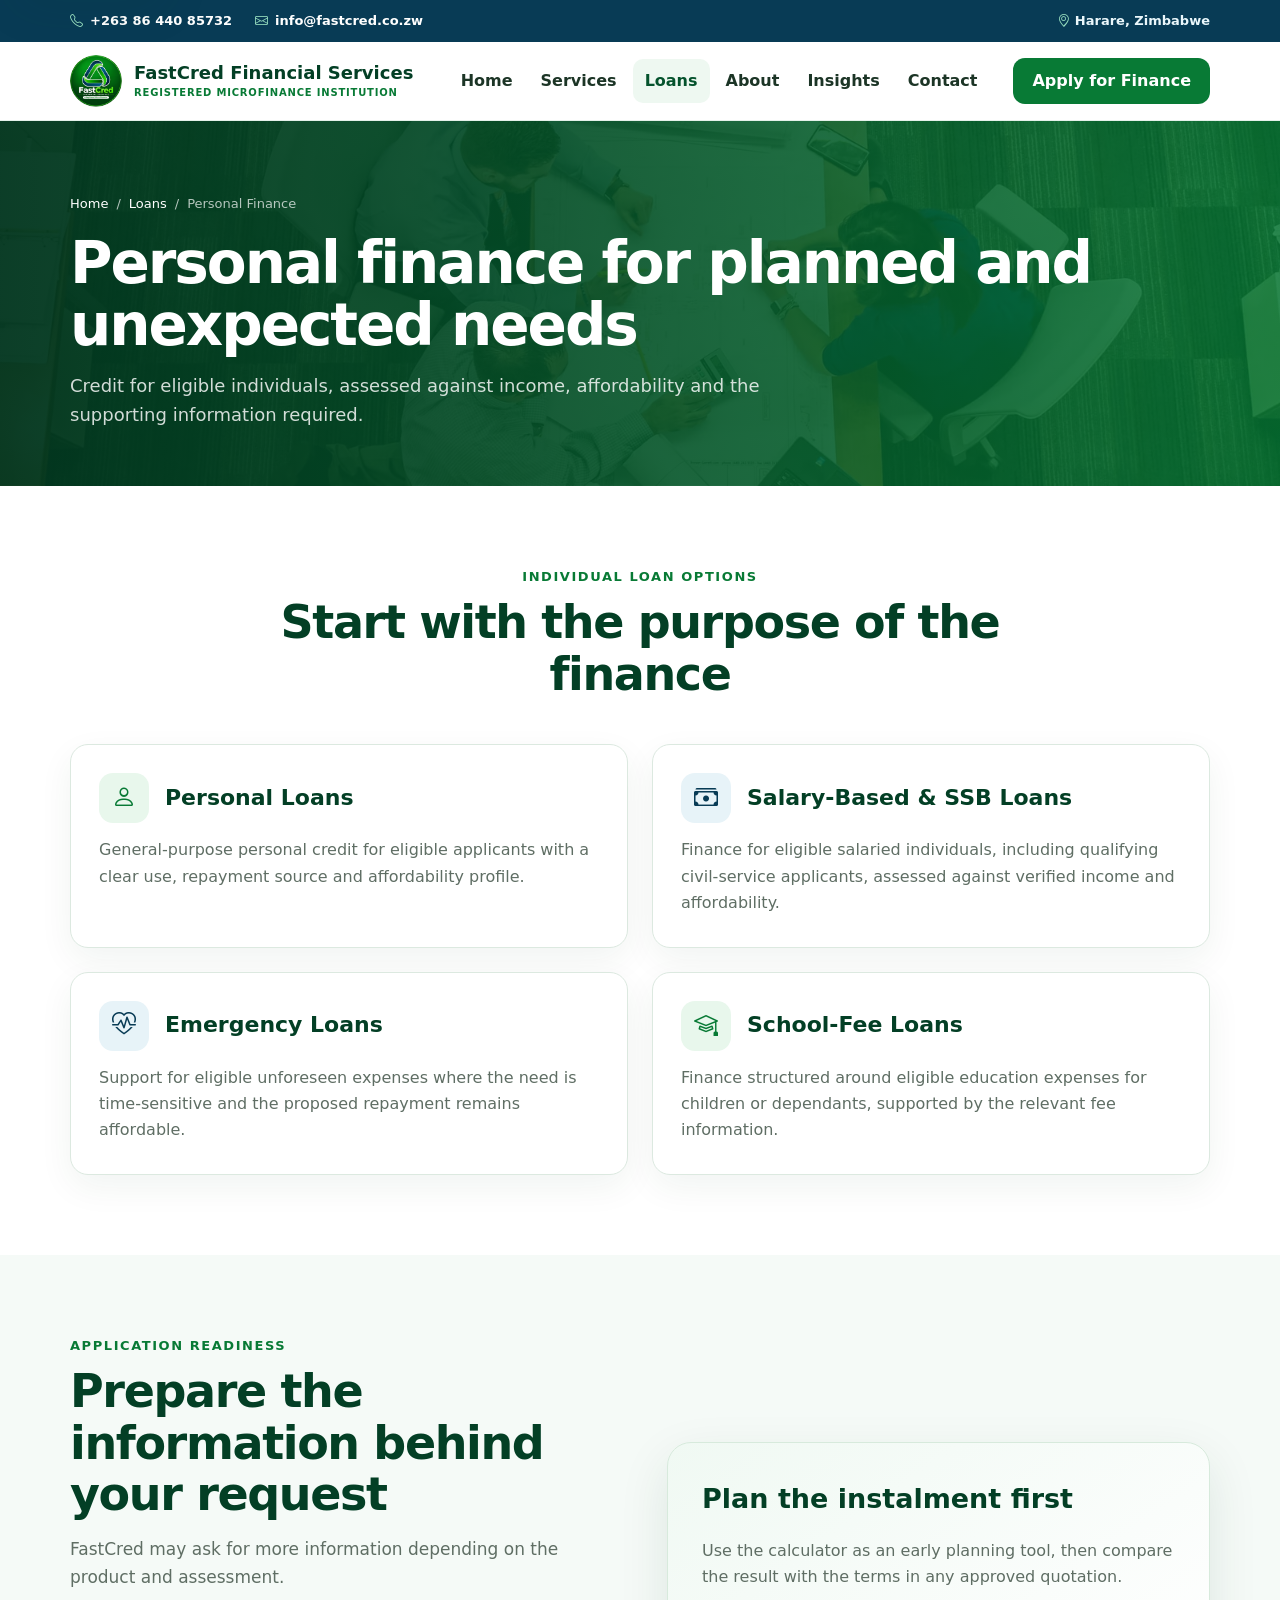
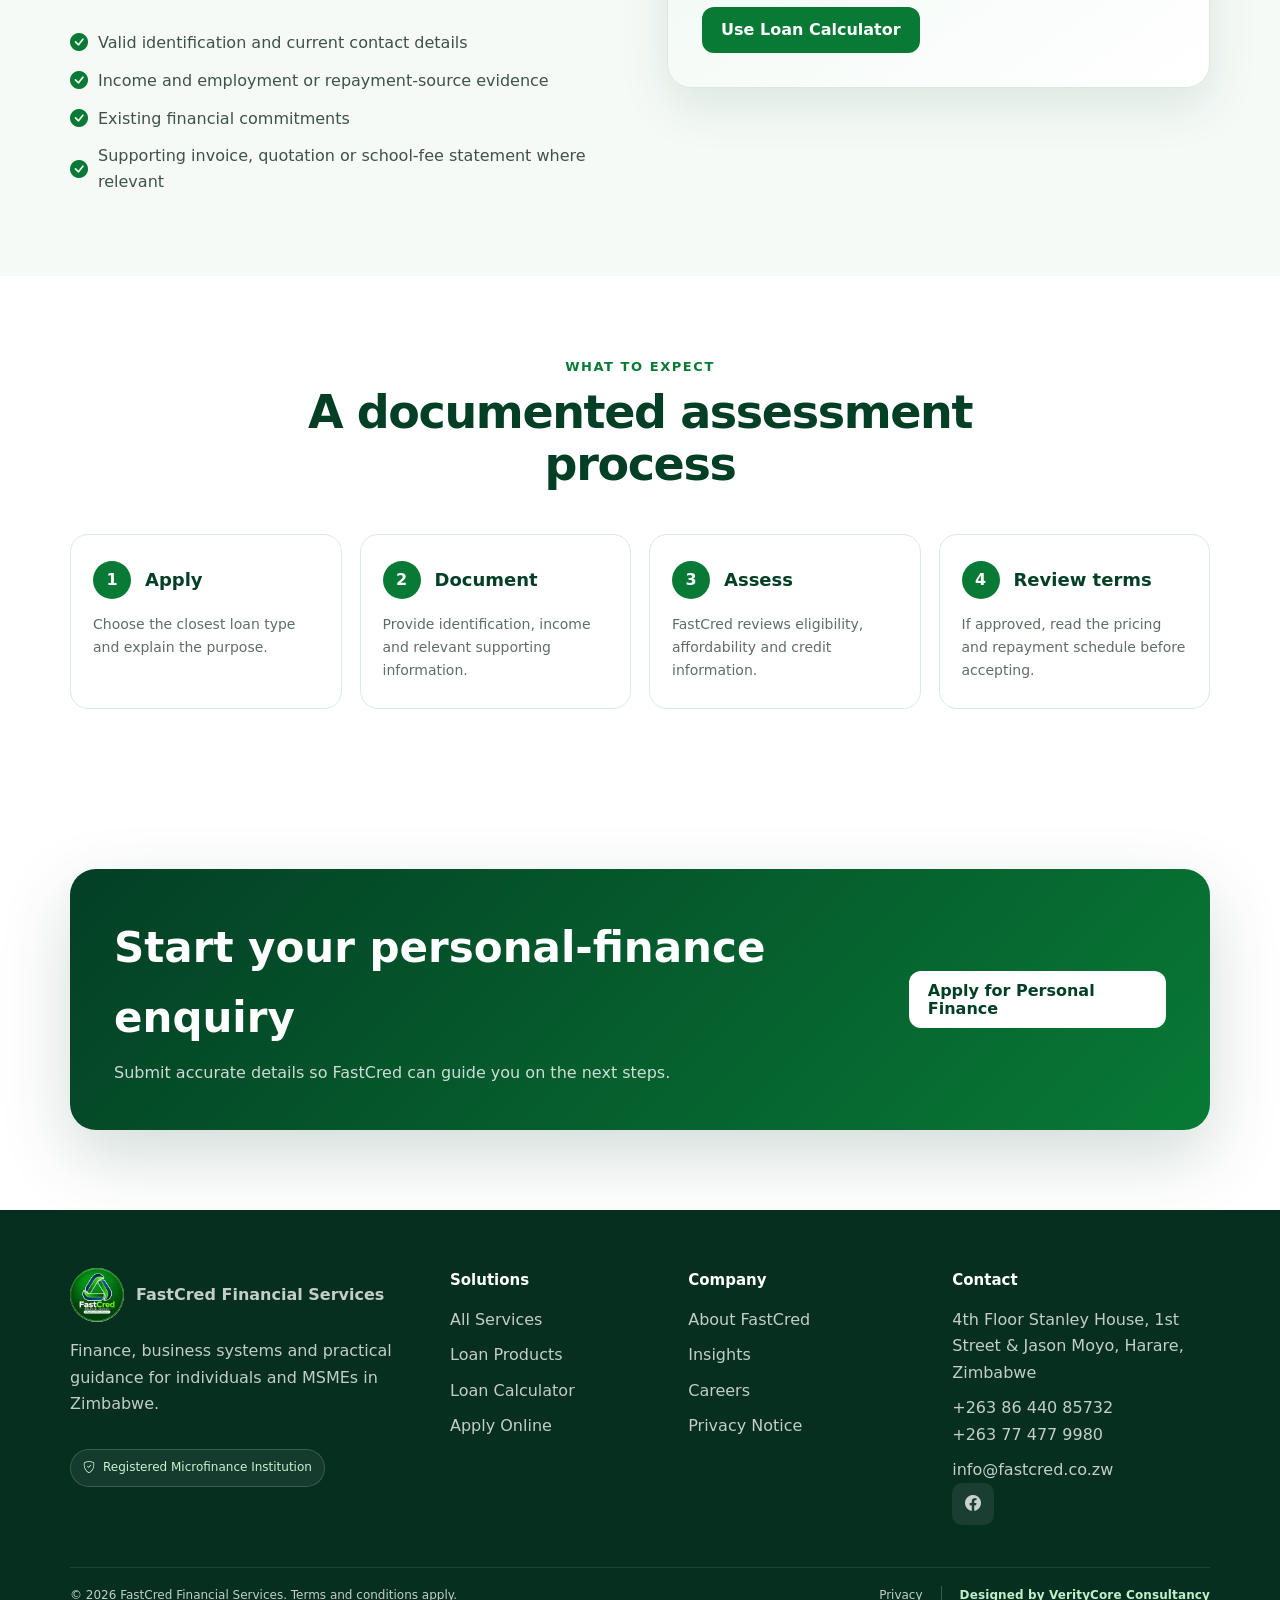
<file: personal-loans.html>
<!DOCTYPE html>

<html lang="en"><head>
<meta charset="utf-8"/>
<meta content="width=device-width,initial-scale=1" name="viewport"/>
<title>Personal Loans Zimbabwe | FastCred Financial Services</title>
<meta content="Apply for personal loans in Zimbabwe with FastCred Financial Services. Loan approval and terms are subject to affordability and credit assessment." name="description"/>
<link href="https://www.fastcred.co.zw/personal-loans.html" rel="canonical"/>
<meta content="#087a35" name="theme-color"/>
<meta content="website" property="og:type"/><meta content="Personal Loans Zimbabwe | FastCred Financial Services" property="og:title"/><meta content="Apply for personal loans in Zimbabwe with FastCred Financial Services. Loan approval and terms are subject to affordability and credit assessment." property="og:description"/><meta content="https://www.fastcred.co.zw/personal-loans.html" property="og:url"/><meta content="https://www.fastcred.co.zw/assets/img/fastcred-og.webp" property="og:image"/>
<meta content="summary_large_image" name="twitter:card"/><meta content="Personal Loans Zimbabwe | FastCred Financial Services" name="twitter:title"/><meta content="Apply for personal loans in Zimbabwe with FastCred Financial Services. Loan approval and terms are subject to affordability and credit assessment." name="twitter:description"/><meta content="https://www.fastcred.co.zw/assets/img/fastcred-og.webp" name="twitter:image"/>
<link href="assets/img/favicon.png" rel="icon"/><link href="assets/img/apple-touch-icon.png" rel="apple-touch-icon"/>
<link as="image" href="assets/img/fastcred-logo-transparent.png" rel="preload" type="image/webp"/>
<link href="assets/vendor/bootstrap-icons/bootstrap-icons.min.css" rel="stylesheet"/>
<link href="assets/css/fastcred.css" rel="stylesheet"/>
<script type="application/ld+json">{"@context":"https://schema.org","@type":["FinancialService","LocalBusiness"],"name":"FastCred Financial Services","url":"https://www.fastcred.co.zw","image":"https://www.fastcred.co.zw/assets/img/fastcred-og.webp","telephone":"+263 86 440 85732 / +263 77 477 9980","email":"info@fastcred.co.zw","address":{"@type":"PostalAddress","streetAddress":"4th Floor Stanley House, 1st Street & Jason Moyo","addressLocality":"Harare","addressCountry":"ZW"},"description":"Registered microfinance institution providing finance, business systems and practical financial support in Zimbabwe."}</script></head><body><a class="skip-link" href="#main">Skip to content</a><div class="site-topbar"><div class="container topbar-inner"><div><a href="tel:+2638644085732"><i class="bi bi-telephone" aria-hidden="true"></i> +263 86 440 85732</a><a class="topbar-email" href="mailto:info@fastcred.co.zw"><i class="bi bi-envelope" aria-hidden="true"></i> info@fastcred.co.zw</a></div><span><i class="bi bi-geo-alt" aria-hidden="true"></i> Harare, Zimbabwe</span></div></div><header class="site-header"><div class="container header-inner"><a aria-label="FastCred Financial Services home" class="brand" href="index.html"><img alt="FastCred Financial Services logo" height="52" src="assets/img/fastcred-logo-transparent.png" width="52"/><span class="brand-copy"><span class="brand-name">FastCred Financial Services</span><span class="brand-status">Registered Microfinance Institution</span></span></a><nav aria-label="Primary navigation" class="nav"><ul class="nav-list"><li><a href="index.html">Home</a></li><li><a href="services.html">Services</a></li><li><a aria-current="page" href="loans.html">Loans</a></li><li><a href="about.html">About</a></li><li><a href="insights.html">Insights</a></li><li><a href="contact.html">Contact</a></li></ul></nav><a class="btn btn-primary header-cta" href="apply.html">Apply for Finance</a><button aria-expanded="false" aria-label="Open navigation menu" class="menu-toggle" type="button"><i aria-hidden="true" class="bi bi-list"></i></button></div></header><main id="main"><section class="page-hero"><div class="container"><div class="breadcrumbs"><a href="index.html">Home</a><span>/</span><a href="loans.html">Loans</a><span>/</span><span>Personal Finance</span></div><h1>Personal finance for planned and unexpected needs</h1><p>Credit for eligible individuals, assessed against income, affordability and the supporting information required.</p></div></section>
<section class="section"><div class="container"><div class="section-head center"><div class="section-kicker">Individual loan options</div><h2>Start with the purpose of the finance</h2></div><div class="cards-2"><article class="card"><span class="card-icon"><i class="bi bi-person"></i></span><h3>Personal Loans</h3><p>General-purpose personal credit for eligible applicants with a clear use, repayment source and affordability profile.</p></article><article class="card blue-card" id="salary-based"><span class="card-icon"><i class="bi bi-cash-stack"></i></span><h3>Salary-Based &amp; SSB Loans</h3><p>Finance for eligible salaried individuals, including qualifying civil-service applicants, assessed against verified income and affordability.</p></article><article class="card blue-card" id="emergency"><span class="card-icon"><i class="bi bi-heart-pulse"></i></span><h3>Emergency Loans</h3><p>Support for eligible unforeseen expenses where the need is time-sensitive and the proposed repayment remains affordable.</p></article><article class="card" id="school-fees"><span class="card-icon"><i class="bi bi-mortarboard"></i></span><h3>School-Fee Loans</h3><p>Finance structured around eligible education expenses for children or dependants, supported by the relevant fee information.</p></article></div></div></section>
<section class="section section-soft"><div class="container split"><div><div class="section-head"><div class="section-kicker">Application readiness</div><h2>Prepare the information behind your request</h2><p>FastCred may ask for more information depending on the product and assessment.</p></div><ul class="feature-list"><li><i class="bi bi-check-circle-fill"></i> Valid identification and current contact details</li><li><i class="bi bi-check-circle-fill"></i> Income and employment or repayment-source evidence</li><li><i class="bi bi-check-circle-fill"></i> Existing financial commitments</li><li><i class="bi bi-check-circle-fill"></i> Supporting invoice, quotation or school-fee statement where relevant</li></ul></div><aside class="info-panel"><h3>Plan the instalment first</h3><p>Use the calculator as an early planning tool, then compare the result with the terms in any approved quotation.</p><a class="btn btn-primary" href="loans.html#loan-calculator">Use Loan Calculator</a></aside></div></section>
<section class="section"><div class="container"><div class="section-head center"><div class="section-kicker">What to expect</div><h2>A documented assessment process</h2></div><div class="process"><article class="process-step"><div class="process-title"><span class="process-number">1</span><h3>Apply</h3></div><p>Choose the closest loan type and explain the purpose.</p></article><article class="process-step"><div class="process-title"><span class="process-number">2</span><h3>Document</h3></div><p>Provide identification, income and relevant supporting information.</p></article><article class="process-step"><div class="process-title"><span class="process-number">3</span><h3>Assess</h3></div><p>FastCred reviews eligibility, affordability and credit information.</p></article><article class="process-step"><div class="process-title"><span class="process-number">4</span><h3>Review terms</h3></div><p>If approved, read the pricing and repayment schedule before accepting.</p></article></div></div></section>
<section class="section"><div class="container"><div class="cta-band"><div><h2>Start your personal-finance enquiry</h2><p>Submit accurate details so FastCred can guide you on the next steps.</p></div><a class="btn" href="apply.html?type=personal">Apply for Personal Finance</a></div></div></section></main><footer class="site-footer"><div class="container"><div class="footer-grid"><div><a class="footer-brand" href="index.html"><img alt="FastCred Financial Services logo" height="54" src="assets/img/fastcred-logo-transparent.png" width="54"/><strong>FastCred Financial Services</strong></a><p>Finance, business systems and practical guidance for individuals and MSMEs in Zimbabwe.</p><span class="status-badge"><i aria-hidden="true" class="bi bi-shield-check"></i> Registered Microfinance Institution</span></div><div><h3>Solutions</h3><ul><li><a href="services.html">All Services</a></li><li><a href="loans.html">Loan Products</a></li><li><a href="loans.html#loan-calculator">Loan Calculator</a></li><li><a href="apply.html">Apply Online</a></li></ul></div><div><h3>Company</h3><ul><li><a href="about.html">About FastCred</a></li><li><a href="insights.html">Insights</a></li><li><a href="careers.html">Careers</a></li><li><a href="privacy.html">Privacy Notice</a></li></ul></div><div><h3>Contact</h3><ul><li>4th Floor Stanley House, 1st Street &amp; Jason Moyo, Harare, Zimbabwe</li><li><a href="tel:+2638644085732">+263 86 440 85732</a><br/><a href="tel:+263774779980">+263 77 477 9980</a></li><li><a href="mailto:info@fastcred.co.zw">info@fastcred.co.zw</a></li></ul><div aria-label="Social media" class="socials"><a aria-label="FastCred on Facebook" href="https://www.facebook.com/share/1ApMrbgxHn/?mibextid=wwXIfr" rel="noopener noreferrer" target="_blank"><i aria-hidden="true" class="bi bi-facebook"></i></a></div></div></div><div class="footer-bottom"><div class="disclaimer">&copy; <span data-year></span> FastCred Financial Services. Terms and conditions apply.</div><div><a href="privacy.html">Privacy</a></div></div></div></footer><script defer="" src="assets/js/fastcred.js?v=20261016"></script></body></html>
</file>
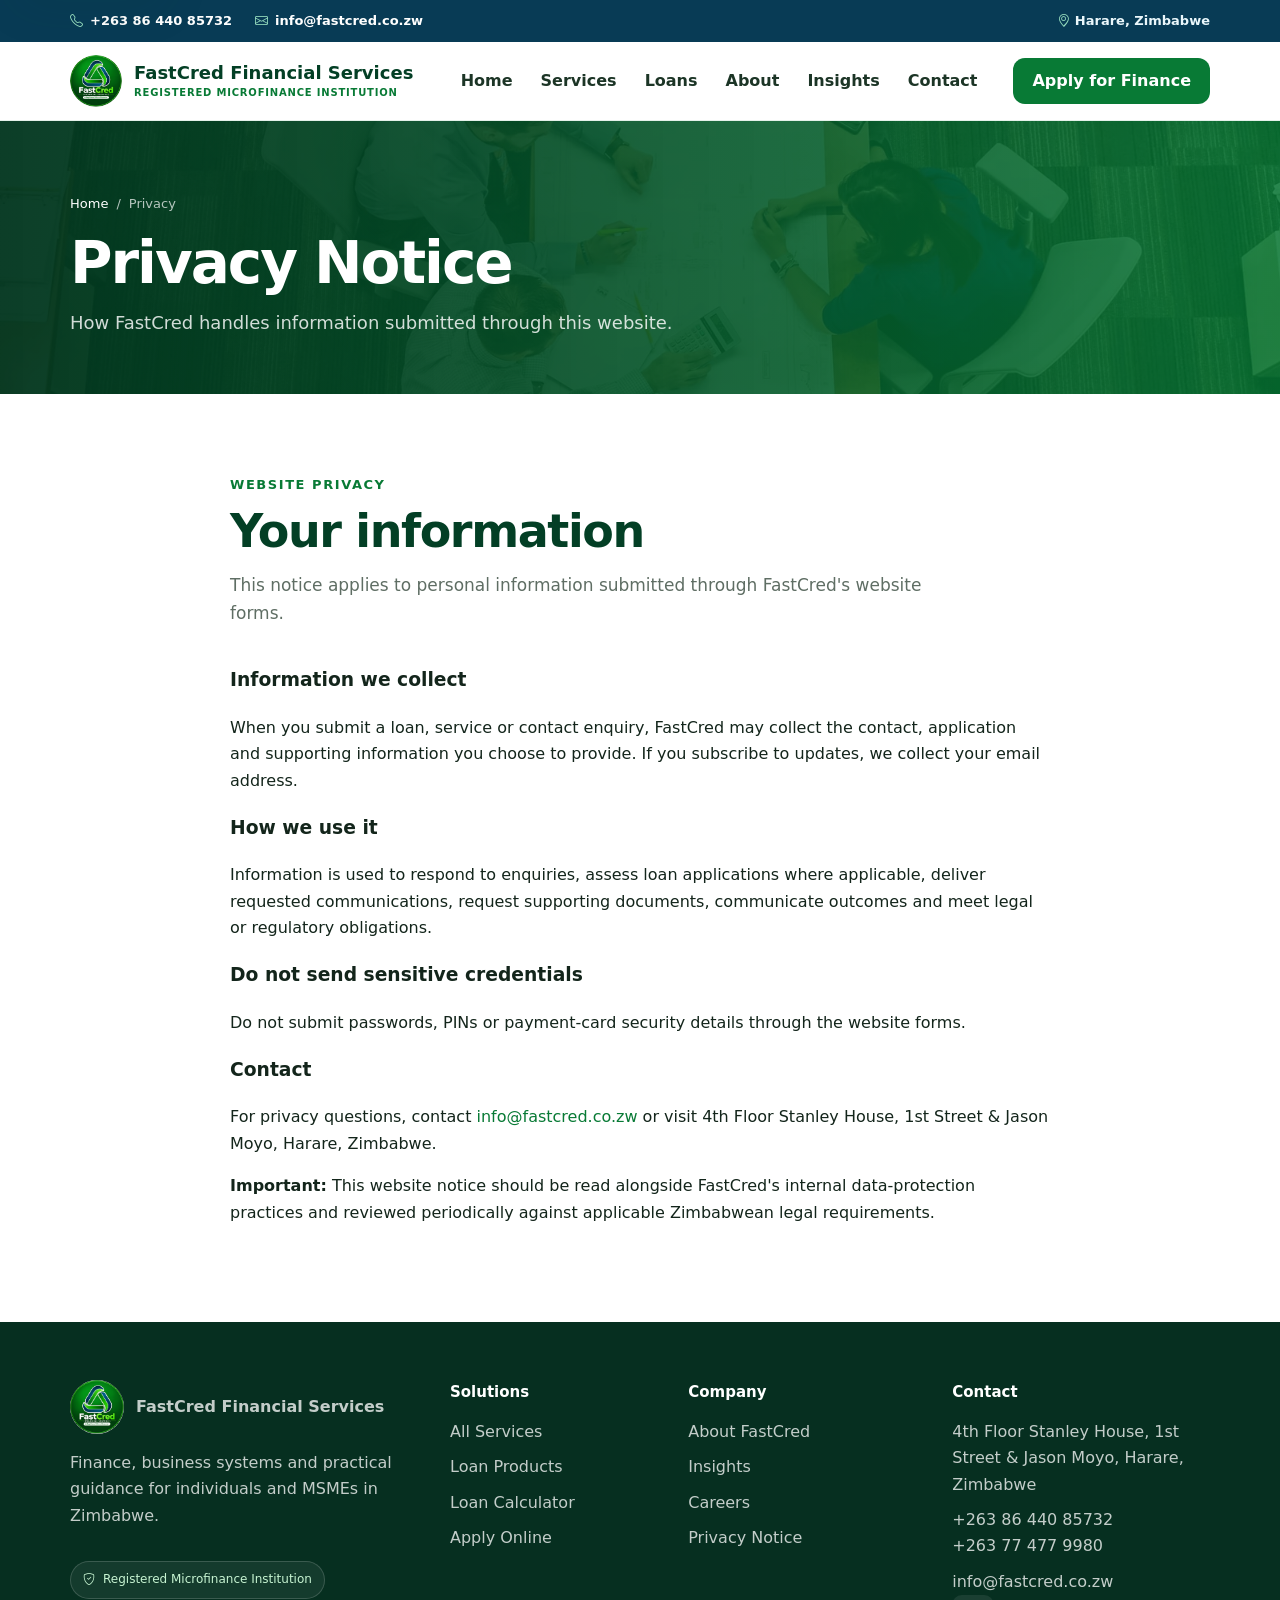
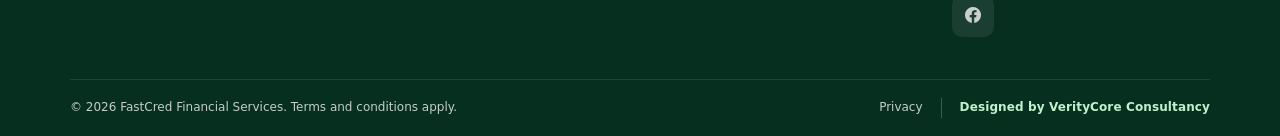
<file: privacy.html>
<!DOCTYPE html>

<html lang="en"><head>
<meta charset="utf-8"/>
<meta content="width=device-width,initial-scale=1" name="viewport"/>
<title>Privacy Notice | FastCred Financial Services</title>
<meta content="Read the FastCred Financial Services website privacy notice for loan and contact enquiries submitted online." name="description"/>
<link href="https://www.fastcred.co.zw/privacy.html" rel="canonical"/>
<meta content="#087a35" name="theme-color"/>
<meta content="website" property="og:type"/><meta content="Privacy Notice | FastCred Financial Services" property="og:title"/><meta content="Read the FastCred Financial Services website privacy notice for loan and contact enquiries submitted online." property="og:description"/><meta content="https://www.fastcred.co.zw/privacy.html" property="og:url"/><meta content="https://www.fastcred.co.zw/assets/img/fastcred-og.webp" property="og:image"/>
<meta content="summary_large_image" name="twitter:card"/><meta content="Privacy Notice | FastCred Financial Services" name="twitter:title"/><meta content="Read the FastCred Financial Services website privacy notice for loan and contact enquiries submitted online." name="twitter:description"/><meta content="https://www.fastcred.co.zw/assets/img/fastcred-og.webp" name="twitter:image"/>
<link href="assets/img/favicon.png" rel="icon"/><link href="assets/img/apple-touch-icon.png" rel="apple-touch-icon"/>
<link as="image" href="assets/img/fastcred-logo-transparent.png" rel="preload" type="image/webp"/>
<link href="assets/vendor/bootstrap-icons/bootstrap-icons.min.css" rel="stylesheet"/>
<link href="assets/css/fastcred.css" rel="stylesheet"/>
<script type="application/ld+json">{"@context":"https://schema.org","@type":["FinancialService","LocalBusiness"],"name":"FastCred Financial Services","url":"https://www.fastcred.co.zw","image":"https://www.fastcred.co.zw/assets/img/fastcred-og.webp","telephone":"+263 86 440 85732 / +263 77 477 9980","email":"info@fastcred.co.zw","address":{"@type":"PostalAddress","streetAddress":"4th Floor Stanley House, 1st Street & Jason Moyo","addressLocality":"Harare","addressCountry":"ZW"},"description":"Registered microfinance institution providing finance, business systems and practical financial support in Zimbabwe."}</script></head><body><a class="skip-link" href="#main">Skip to content</a><div class="site-topbar"><div class="container topbar-inner"><div><a href="tel:+2638644085732"><i class="bi bi-telephone" aria-hidden="true"></i> +263 86 440 85732</a><a class="topbar-email" href="mailto:info@fastcred.co.zw"><i class="bi bi-envelope" aria-hidden="true"></i> info@fastcred.co.zw</a></div><span><i class="bi bi-geo-alt" aria-hidden="true"></i> Harare, Zimbabwe</span></div></div><header class="site-header"><div class="container header-inner"><a aria-label="FastCred Financial Services home" class="brand" href="index.html"><img alt="FastCred Financial Services logo" height="52" src="assets/img/fastcred-logo-transparent.png" width="52"/><span class="brand-copy"><span class="brand-name">FastCred Financial Services</span><span class="brand-status">Registered Microfinance Institution</span></span></a><nav aria-label="Primary navigation" class="nav"><ul class="nav-list"><li><a href="index.html">Home</a></li><li><a href="services.html">Services</a></li><li><a href="loans.html">Loans</a></li><li><a href="about.html">About</a></li><li><a href="insights.html">Insights</a></li><li><a href="contact.html">Contact</a></li></ul></nav><a class="btn btn-primary header-cta" href="apply.html">Apply for Finance</a><button aria-expanded="false" aria-label="Open navigation menu" class="menu-toggle" type="button"><i aria-hidden="true" class="bi bi-list"></i></button></div></header><main id="main"><section class="page-hero"><div class="container"><div class="breadcrumbs"><a href="index.html">Home</a><span>/</span><span>Privacy</span></div><h1>Privacy Notice</h1><p>How FastCred handles information submitted through this website.</p></div></section><section class="section"><div class="container" style="max-width:820px"><div class="section-head"><div class="section-kicker">Website privacy</div><h2>Your information</h2><p>This notice applies to personal information submitted through FastCred's website forms.</p></div><h3>Information we collect</h3><p>When you submit a loan, service or contact enquiry, FastCred may collect the contact, application and supporting information you choose to provide. If you subscribe to updates, we collect your email address.</p><h3>How we use it</h3><p>Information is used to respond to enquiries, assess loan applications where applicable, deliver requested communications, request supporting documents, communicate outcomes and meet legal or regulatory obligations.</p><h3>Do not send sensitive credentials</h3><p>Do not submit passwords, PINs or payment-card security details through the website forms.</p><h3>Contact</h3><p>For privacy questions, contact <a href="mailto:info@fastcred.co.zw">info@fastcred.co.zw</a> or visit 4th Floor Stanley House, 1st Street & Jason Moyo, Harare, Zimbabwe.</p><p><strong>Important:</strong> This website notice should be read alongside FastCred's internal data-protection practices and reviewed periodically against applicable Zimbabwean legal requirements.</p></div></section></main><footer class="site-footer"><div class="container"><div class="footer-grid"><div><a class="footer-brand" href="index.html"><img alt="FastCred Financial Services logo" height="54" src="assets/img/fastcred-logo-transparent.png" width="54"/><strong>FastCred Financial Services</strong></a><p>Finance, business systems and practical guidance for individuals and MSMEs in Zimbabwe.</p><span class="status-badge"><i aria-hidden="true" class="bi bi-shield-check"></i> Registered Microfinance Institution</span></div><div><h3>Solutions</h3><ul><li><a href="services.html">All Services</a></li><li><a href="loans.html">Loan Products</a></li><li><a href="loans.html#loan-calculator">Loan Calculator</a></li><li><a href="apply.html">Apply Online</a></li></ul></div><div><h3>Company</h3><ul><li><a href="about.html">About FastCred</a></li><li><a href="insights.html">Insights</a></li><li><a href="careers.html">Careers</a></li><li><a href="privacy.html">Privacy Notice</a></li></ul></div><div><h3>Contact</h3><ul><li>4th Floor Stanley House, 1st Street &amp; Jason Moyo, Harare, Zimbabwe</li><li><a href="tel:+2638644085732">+263 86 440 85732</a><br/><a href="tel:+263774779980">+263 77 477 9980</a></li><li><a href="mailto:info@fastcred.co.zw">info@fastcred.co.zw</a></li></ul><div aria-label="Social media" class="socials"><a aria-label="FastCred on Facebook" href="https://www.facebook.com/share/1ApMrbgxHn/?mibextid=wwXIfr" rel="noopener noreferrer" target="_blank"><i aria-hidden="true" class="bi bi-facebook"></i></a></div></div></div><div class="footer-bottom"><div class="disclaimer">&copy; <span data-year></span> FastCred Financial Services. Terms and conditions apply.</div><div><a href="privacy.html">Privacy</a></div></div></div></footer><script defer="" src="assets/js/fastcred.js?v=20261016"></script></body></html>
</file>
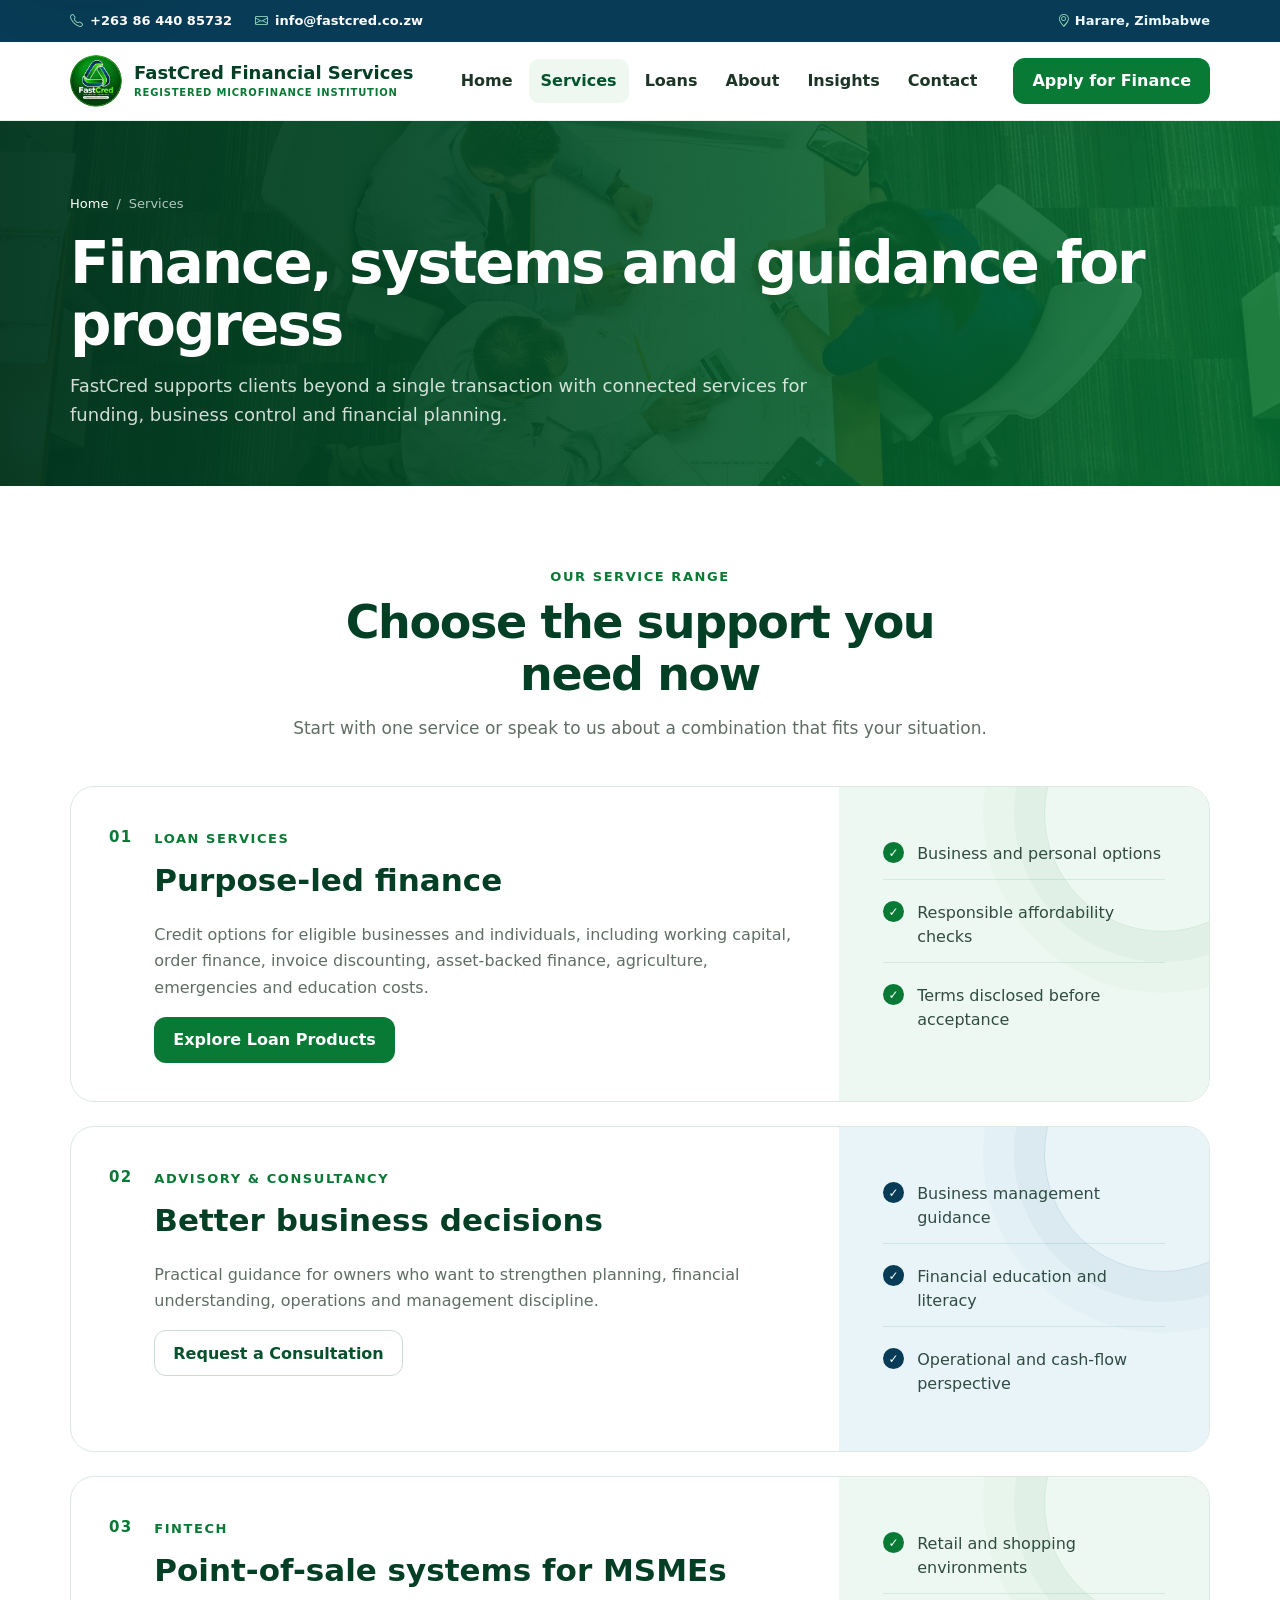
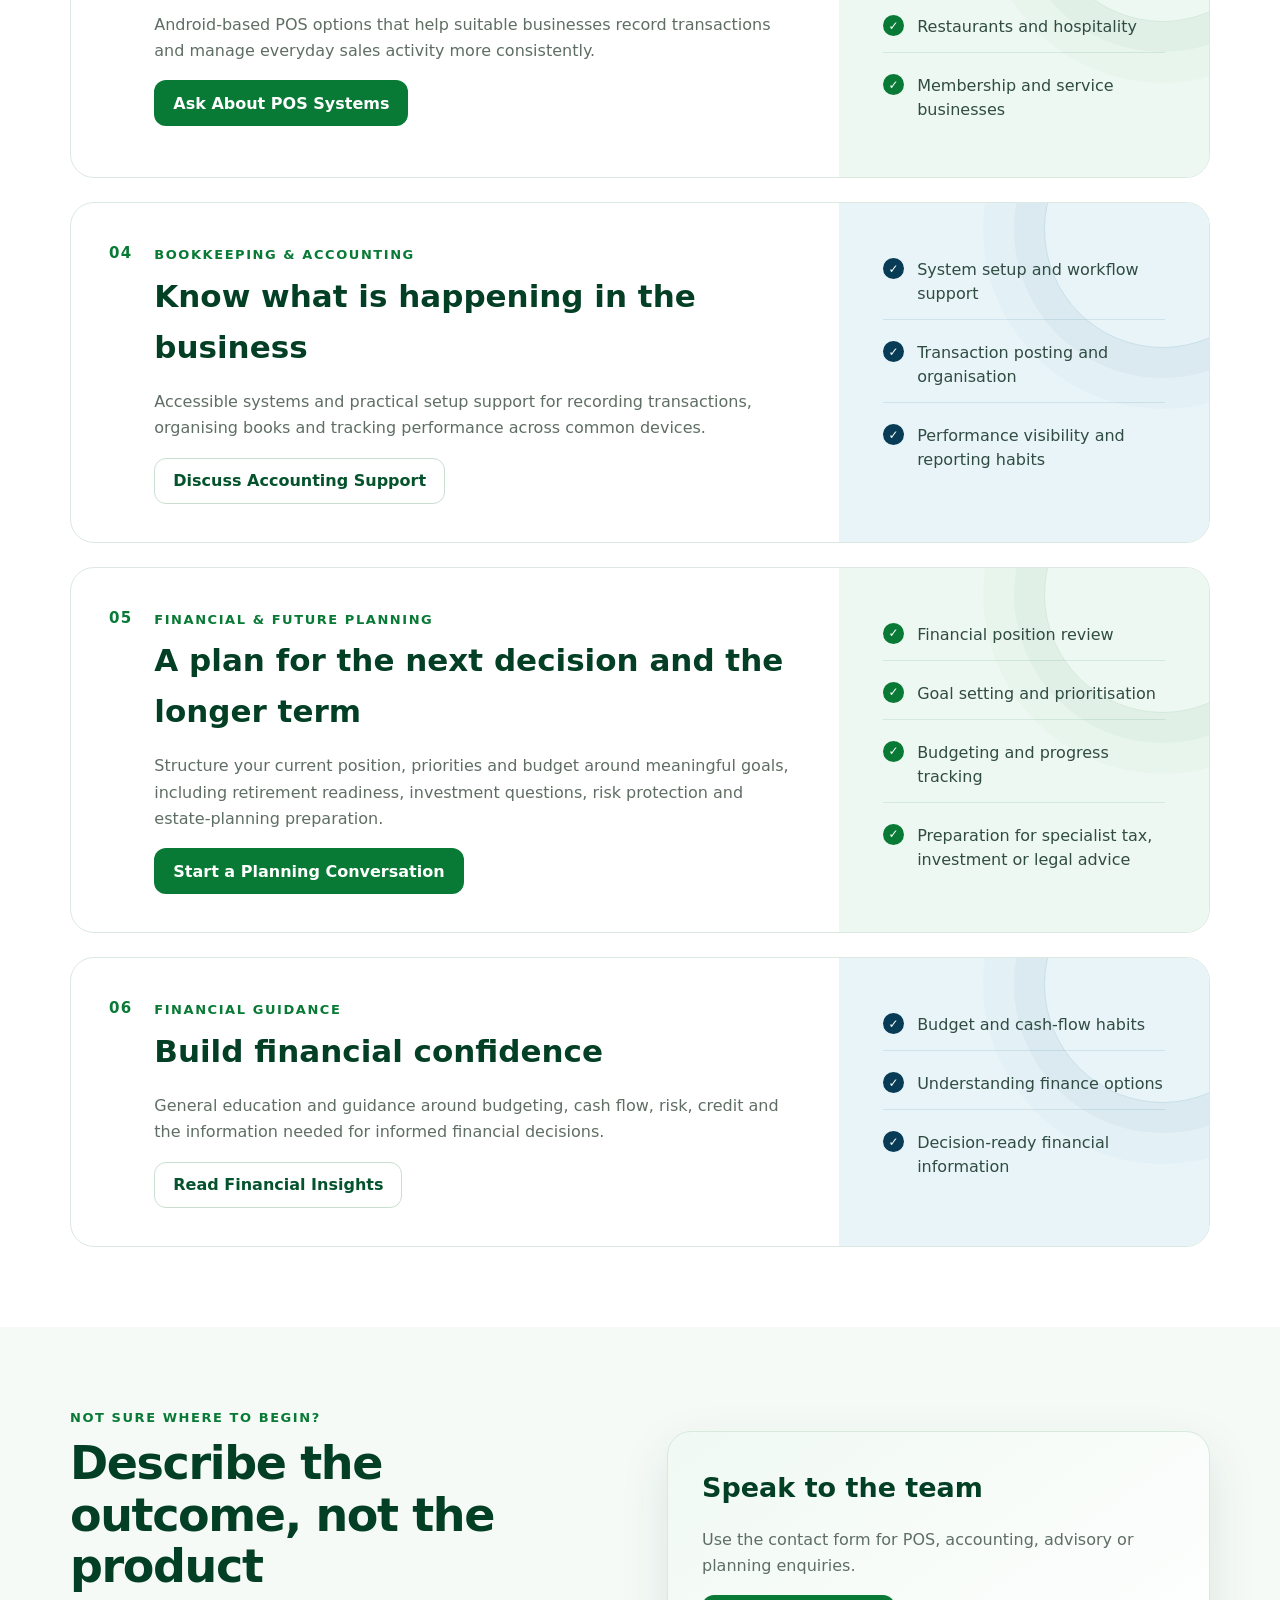
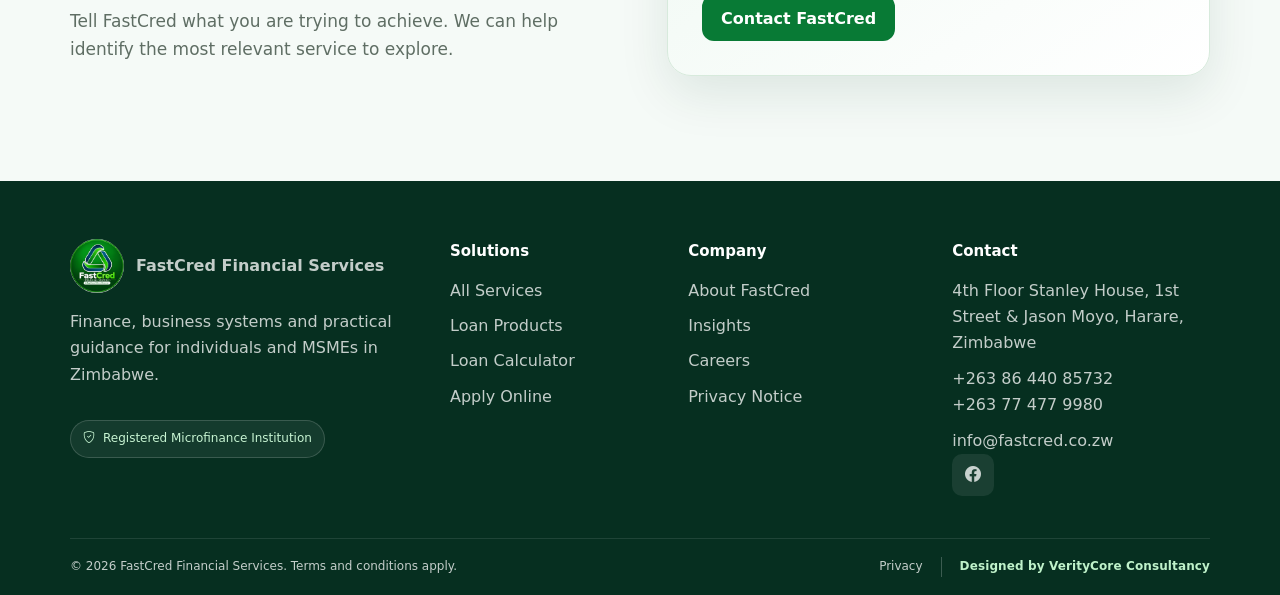
<file: services.html>
<!DOCTYPE html>
<html lang="en"><head>
<meta charset="utf-8"/>
<meta content="width=device-width,initial-scale=1" name="viewport"/>
<title>Financial & Business Services Zimbabwe | FastCred</title>
<meta content="Explore FastCred loan services, business consultancy, POS systems, accounting support and financial planning in Zimbabwe." name="description"/>
<link href="https://www.fastcred.co.zw/services.html" rel="canonical"/>
<meta content="#087a35" name="theme-color"/>
<meta content="website" property="og:type"/><meta content="Financial & Business Services Zimbabwe | FastCred" property="og:title"/><meta content="Explore FastCred loan services, business consultancy, POS systems, accounting support and financial planning in Zimbabwe." property="og:description"/><meta content="https://www.fastcred.co.zw/services.html" property="og:url"/><meta content="https://www.fastcred.co.zw/assets/img/fastcred-og.webp" property="og:image"/>
<link href="assets/img/favicon.png" rel="icon"/><link href="assets/img/apple-touch-icon.png" rel="apple-touch-icon"/>
<link href="assets/vendor/bootstrap-icons/bootstrap-icons.min.css" rel="stylesheet"/>
<link href="assets/css/fastcred.css" rel="stylesheet"/>
</head><body><a class="skip-link" href="#main">Skip to content</a><div class="site-topbar"><div class="container topbar-inner"><div><a href="tel:+2638644085732"><i class="bi bi-telephone" aria-hidden="true"></i> +263 86 440 85732</a><a class="topbar-email" href="mailto:info@fastcred.co.zw"><i class="bi bi-envelope" aria-hidden="true"></i> info@fastcred.co.zw</a></div><span><i class="bi bi-geo-alt" aria-hidden="true"></i> Harare, Zimbabwe</span></div></div><header class="site-header"><div class="container header-inner"><a aria-label="FastCred Financial Services home" class="brand" href="index.html"><img alt="FastCred Financial Services logo" height="52" src="assets/img/fastcred-logo-transparent.png" width="52"/><span class="brand-copy"><span class="brand-name">FastCred Financial Services</span><span class="brand-status">Registered Microfinance Institution</span></span></a><nav aria-label="Primary navigation" class="nav"><ul class="nav-list"><li><a href="index.html">Home</a></li><li><a aria-current="page" href="services.html">Services</a></li><li><a href="loans.html">Loans</a></li><li><a href="about.html">About</a></li><li><a href="insights.html">Insights</a></li><li><a href="contact.html">Contact</a></li></ul></nav><a class="btn btn-primary header-cta" href="apply.html">Apply for Finance</a><button aria-expanded="false" aria-label="Open navigation menu" class="menu-toggle" type="button"><i aria-hidden="true" class="bi bi-list"></i></button></div></header><main id="main"><section class="page-hero"><div class="container"><div class="breadcrumbs"><a href="index.html">Home</a><span>/</span><span>Services</span></div><h1>Finance, systems and guidance for progress</h1><p>FastCred supports clients beyond a single transaction with connected services for funding, business control and financial planning.</p></div></section>
<section class="section"><div class="container"><div class="section-head center"><div class="section-kicker">Our service range</div><h2>Choose the support you need now</h2><p>Start with one service or speak to us about a combination that fits your situation.</p></div><div class="service-sections"><article id="finance"><div class="service-copy"><span class="service-number">01</span><div><span class="section-kicker">Loan services</span><h2>Purpose-led finance</h2><p>Credit options for eligible businesses and individuals, including working capital, order finance, invoice discounting, asset-backed finance, agriculture, emergencies and education costs.</p><a class="btn btn-primary" href="loans.html">Explore Loan Products</a></div></div><div class="service-aside"><ul><li>Business and personal options</li><li>Responsible affordability checks</li><li>Terms disclosed before acceptance</li></ul></div></article><article id="advisory"><div class="service-copy"><span class="service-number">02</span><div><span class="section-kicker">Advisory &amp; consultancy</span><h2>Better business decisions</h2><p>Practical guidance for owners who want to strengthen planning, financial understanding, operations and management discipline.</p><a class="btn btn-light-outline" href="contact.html?service=advisory">Request a Consultation</a></div></div><div class="service-aside"><ul><li>Business management guidance</li><li>Financial education and literacy</li><li>Operational and cash-flow perspective</li></ul></div></article><article id="pos"><div class="service-copy"><span class="service-number">03</span><div><span class="section-kicker">Fintech</span><h2>Point-of-sale systems for MSMEs</h2><p>Android-based POS options that help suitable businesses record transactions and manage everyday sales activity more consistently.</p><a class="btn btn-primary" href="contact.html?service=pos">Ask About POS Systems</a></div></div><div class="service-aside"><ul><li>Retail and shopping environments</li><li>Restaurants and hospitality</li><li>Membership and service businesses</li></ul></div></article><article id="accounting"><div class="service-copy"><span class="service-number">04</span><div><span class="section-kicker">Bookkeeping &amp; accounting</span><h2>Know what is happening in the business</h2><p>Accessible systems and practical setup support for recording transactions, organising books and tracking performance across common devices.</p><a class="btn btn-light-outline" href="contact.html?service=accounting">Discuss Accounting Support</a></div></div><div class="service-aside"><ul><li>System setup and workflow support</li><li>Transaction posting and organisation</li><li>Performance visibility and reporting habits</li></ul></div></article><article id="planning"><div class="service-copy"><span class="service-number">05</span><div><span class="section-kicker">Financial &amp; future planning</span><h2>A plan for the next decision and the longer term</h2><p>Structure your current position, priorities and budget around meaningful goals, including retirement readiness, investment questions, risk protection and estate-planning preparation.</p><a class="btn btn-primary" href="contact.html?service=planning">Start a Planning Conversation</a></div></div><div class="service-aside"><ul><li>Financial position review</li><li>Goal setting and prioritisation</li><li>Budgeting and progress tracking</li><li>Preparation for specialist tax, investment or legal advice</li></ul></div></article><article id="guidance"><div class="service-copy"><span class="service-number">06</span><div><span class="section-kicker">Financial guidance</span><h2>Build financial confidence</h2><p>General education and guidance around budgeting, cash flow, risk, credit and the information needed for informed financial decisions.</p><a class="btn btn-light-outline" href="insights.html">Read Financial Insights</a></div></div><div class="service-aside"><ul><li>Budget and cash-flow habits</li><li>Understanding finance options</li><li>Decision-ready financial information</li></ul></div></article></div></div></section>
<section class="section section-soft"><div class="container split"><div><div class="section-head"><div class="section-kicker">Not sure where to begin?</div><h2>Describe the outcome, not the product</h2><p>Tell FastCred what you are trying to achieve. We can help identify the most relevant service to explore.</p></div></div><aside class="info-panel"><h3>Speak to the team</h3><p>Use the contact form for POS, accounting, advisory or planning enquiries.</p><a class="btn btn-primary" href="contact.html">Contact FastCred</a></aside></div></section></main><footer class="site-footer"><div class="container"><div class="footer-grid"><div><a class="footer-brand" href="index.html"><img alt="FastCred Financial Services logo" height="54" src="assets/img/fastcred-logo-transparent.png" width="54"/><strong>FastCred Financial Services</strong></a><p>Finance, business systems and practical guidance for individuals and MSMEs in Zimbabwe.</p><span class="status-badge"><i aria-hidden="true" class="bi bi-shield-check"></i> Registered Microfinance Institution</span></div><div><h3>Solutions</h3><ul><li><a href="services.html">All Services</a></li><li><a href="loans.html">Loan Products</a></li><li><a href="loans.html#loan-calculator">Loan Calculator</a></li><li><a href="apply.html">Apply Online</a></li></ul></div><div><h3>Company</h3><ul><li><a href="about.html">About FastCred</a></li><li><a href="insights.html">Insights</a></li><li><a href="careers.html">Careers</a></li><li><a href="privacy.html">Privacy Notice</a></li></ul></div><div><h3>Contact</h3><ul><li>4th Floor Stanley House, 1st Street &amp; Jason Moyo, Harare, Zimbabwe</li><li><a href="tel:+2638644085732">+263 86 440 85732</a><br/><a href="tel:+263774779980">+263 77 477 9980</a></li><li><a href="mailto:info@fastcred.co.zw">info@fastcred.co.zw</a></li></ul><div aria-label="Social media" class="socials"><a aria-label="FastCred on Facebook" href="https://www.facebook.com/share/1ApMrbgxHn/?mibextid=wwXIfr" rel="noopener noreferrer" target="_blank"><i aria-hidden="true" class="bi bi-facebook"></i></a></div></div></div><div class="footer-bottom"><div class="disclaimer">&copy; <span data-year></span> FastCred Financial Services. Terms and conditions apply.</div><div><a href="privacy.html">Privacy</a></div></div></div></footer><script defer src="assets/js/fastcred.js?v=20261016"></script></body></html>
</file>
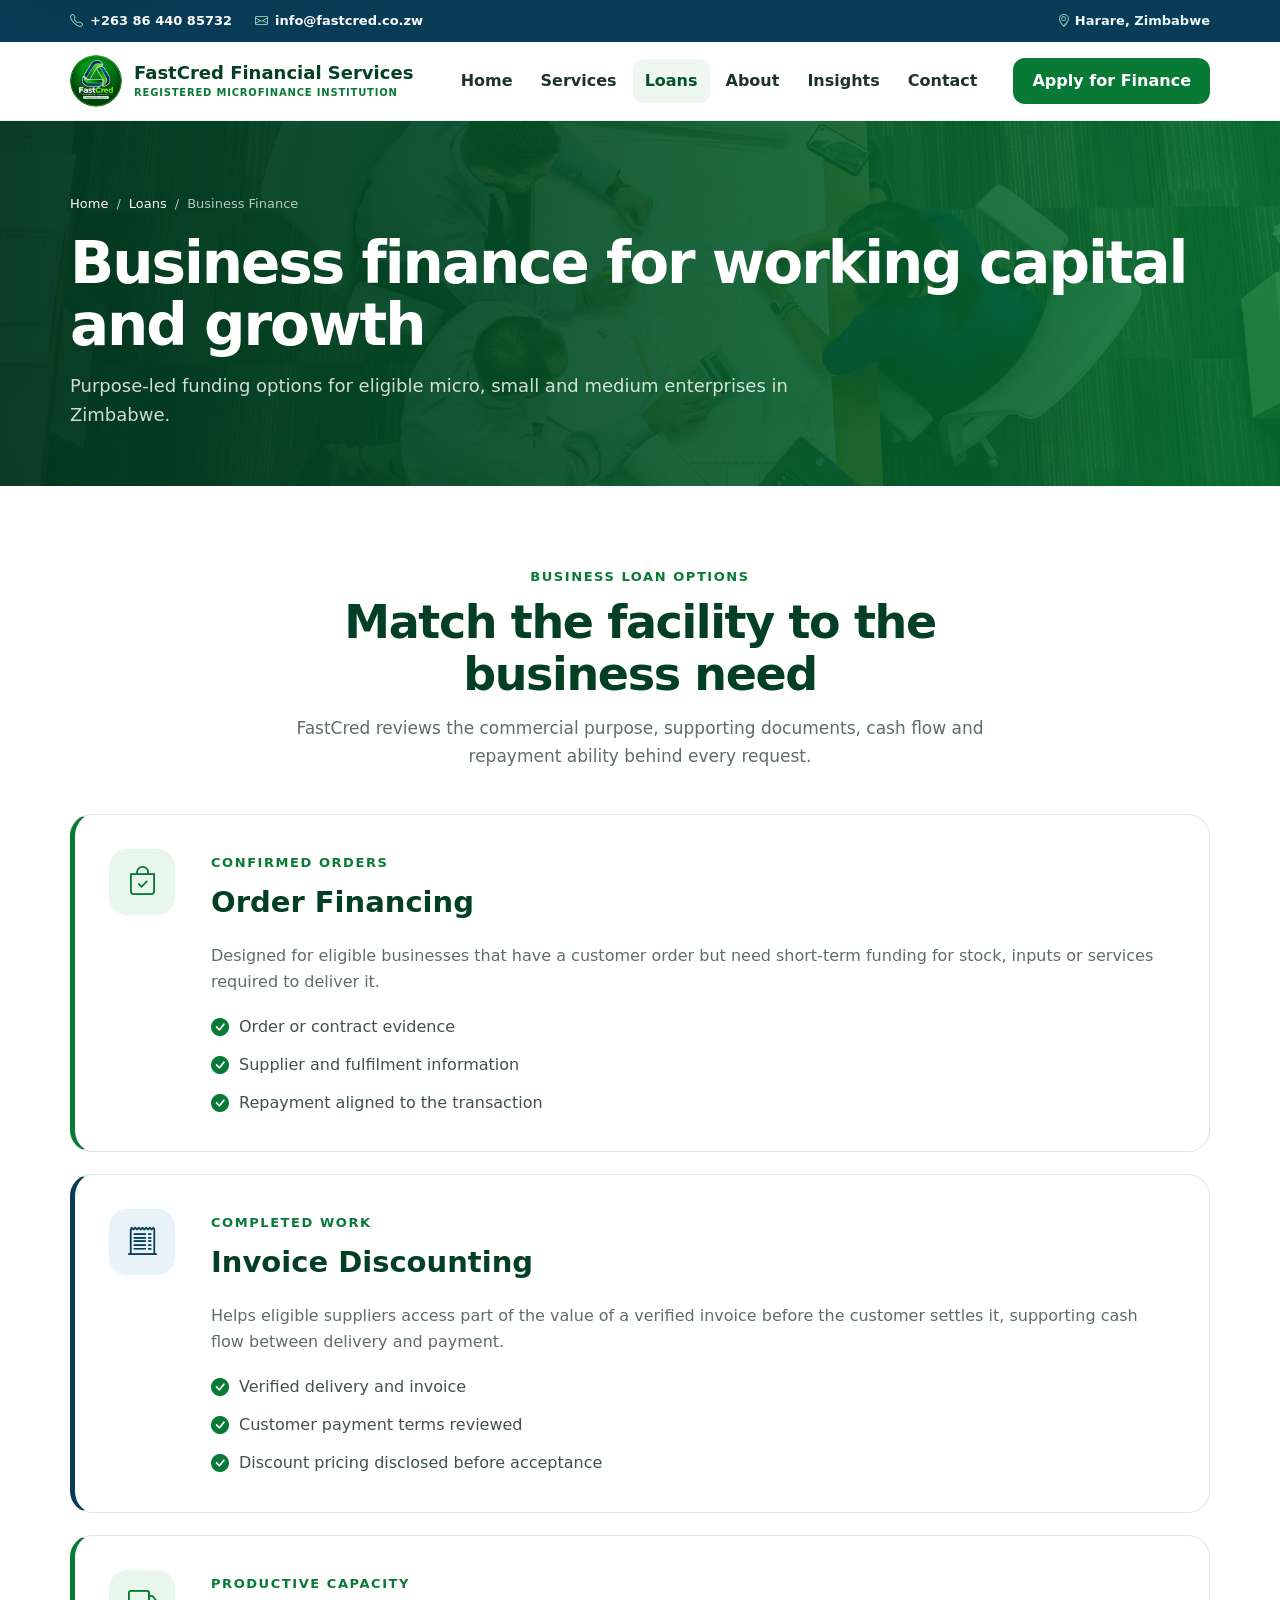
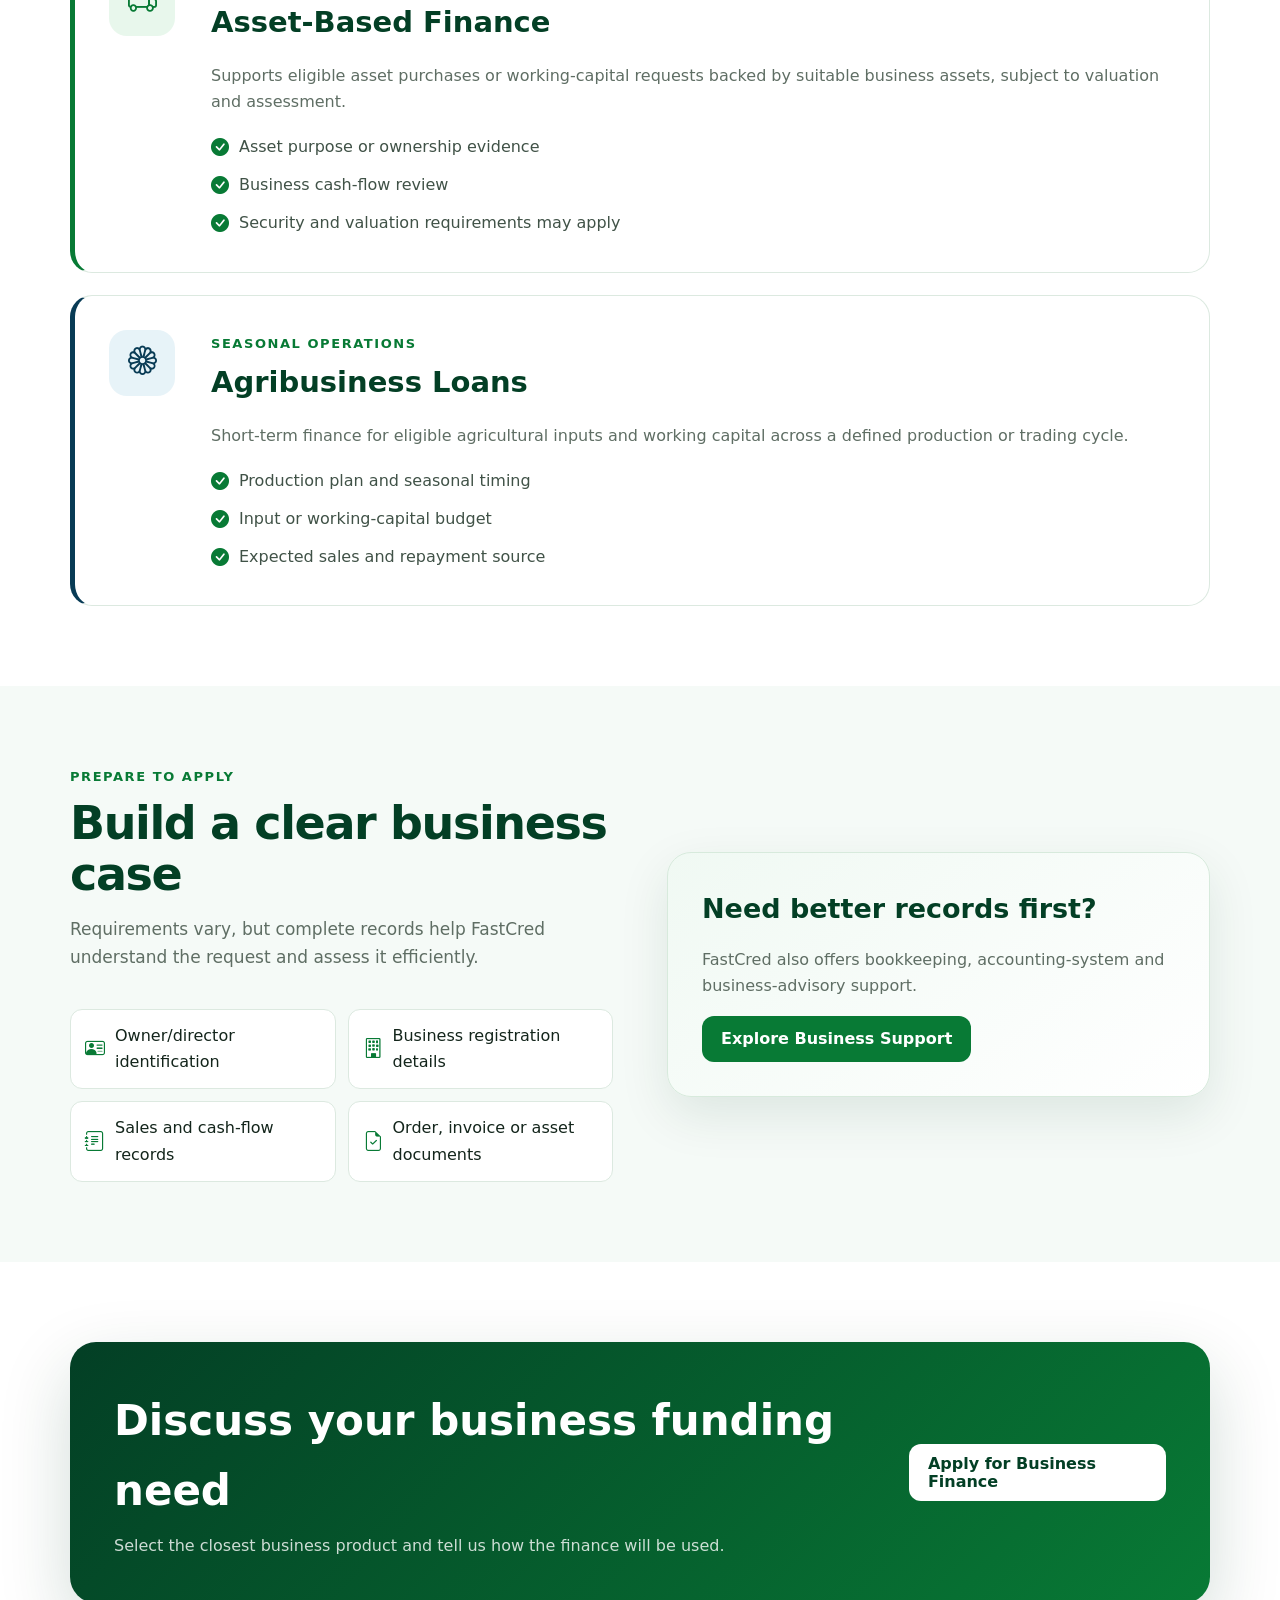
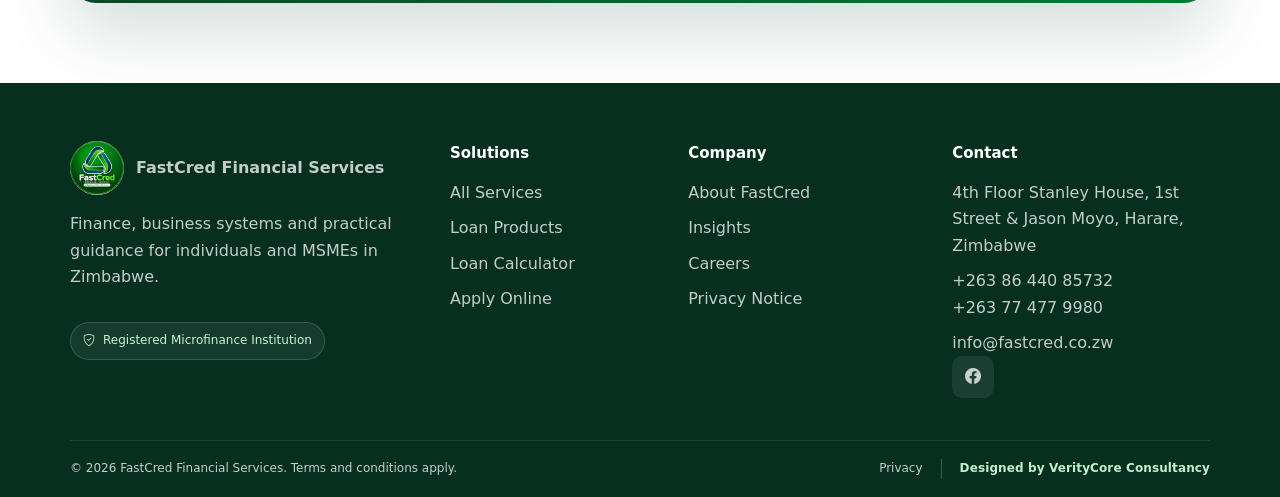
<file: sme-loans.html>
<!DOCTYPE html>

<html lang="en"><head>
<meta charset="utf-8"/>
<meta content="width=device-width,initial-scale=1" name="viewport"/>
<title>SME Loans Harare | Quick Business Loans Zimbabwe | FastCred</title>
<meta content="Apply for SME loans in Harare with FastCred Financial Services. Business financing is subject to eligibility, affordability and credit assessment." name="description"/>
<link href="https://www.fastcred.co.zw/sme-loans.html" rel="canonical"/>
<meta content="#087a35" name="theme-color"/>
<meta content="website" property="og:type"/><meta content="SME Loans Harare | Quick Business Loans Zimbabwe | FastCred" property="og:title"/><meta content="Apply for SME loans in Harare with FastCred Financial Services. Business financing is subject to eligibility, affordability and credit assessment." property="og:description"/><meta content="https://www.fastcred.co.zw/sme-loans.html" property="og:url"/><meta content="https://www.fastcred.co.zw/assets/img/fastcred-og.webp" property="og:image"/>
<meta content="summary_large_image" name="twitter:card"/><meta content="SME Loans Harare | Quick Business Loans Zimbabwe | FastCred" name="twitter:title"/><meta content="Apply for SME loans in Harare with FastCred Financial Services. Business financing is subject to eligibility, affordability and credit assessment." name="twitter:description"/><meta content="https://www.fastcred.co.zw/assets/img/fastcred-og.webp" name="twitter:image"/>
<link href="assets/img/favicon.png" rel="icon"/><link href="assets/img/apple-touch-icon.png" rel="apple-touch-icon"/>
<link as="image" href="assets/img/fastcred-logo-transparent.png" rel="preload" type="image/webp"/>
<link href="assets/vendor/bootstrap-icons/bootstrap-icons.min.css" rel="stylesheet"/>
<link href="assets/css/fastcred.css" rel="stylesheet"/>
<script type="application/ld+json">{"@context":"https://schema.org","@type":["FinancialService","LocalBusiness"],"name":"FastCred Financial Services","url":"https://www.fastcred.co.zw","image":"https://www.fastcred.co.zw/assets/img/fastcred-og.webp","telephone":"+263 86 440 85732 / +263 77 477 9980","email":"info@fastcred.co.zw","address":{"@type":"PostalAddress","streetAddress":"4th Floor Stanley House, 1st Street & Jason Moyo","addressLocality":"Harare","addressCountry":"ZW"},"description":"Registered microfinance institution providing finance, business systems and practical financial support in Zimbabwe."}</script></head><body><a class="skip-link" href="#main">Skip to content</a><div class="site-topbar"><div class="container topbar-inner"><div><a href="tel:+2638644085732"><i class="bi bi-telephone" aria-hidden="true"></i> +263 86 440 85732</a><a class="topbar-email" href="mailto:info@fastcred.co.zw"><i class="bi bi-envelope" aria-hidden="true"></i> info@fastcred.co.zw</a></div><span><i class="bi bi-geo-alt" aria-hidden="true"></i> Harare, Zimbabwe</span></div></div><header class="site-header"><div class="container header-inner"><a aria-label="FastCred Financial Services home" class="brand" href="index.html"><img alt="FastCred Financial Services logo" height="52" src="assets/img/fastcred-logo-transparent.png" width="52"/><span class="brand-copy"><span class="brand-name">FastCred Financial Services</span><span class="brand-status">Registered Microfinance Institution</span></span></a><nav aria-label="Primary navigation" class="nav"><ul class="nav-list"><li><a href="index.html">Home</a></li><li><a href="services.html">Services</a></li><li><a aria-current="page" href="loans.html">Loans</a></li><li><a href="about.html">About</a></li><li><a href="insights.html">Insights</a></li><li><a href="contact.html">Contact</a></li></ul></nav><a class="btn btn-primary header-cta" href="apply.html">Apply for Finance</a><button aria-expanded="false" aria-label="Open navigation menu" class="menu-toggle" type="button"><i aria-hidden="true" class="bi bi-list"></i></button></div></header><main id="main"><section class="page-hero"><div class="container"><div class="breadcrumbs"><a href="index.html">Home</a><span>/</span><a href="loans.html">Loans</a><span>/</span><span>Business Finance</span></div><h1>Business finance for working capital and growth</h1><p>Purpose-led funding options for eligible micro, small and medium enterprises in Zimbabwe.</p></div></section>
<section class="section"><div class="container"><div class="section-head center"><div class="section-kicker">Business loan options</div><h2>Match the facility to the business need</h2><p>FastCred reviews the commercial purpose, supporting documents, cash flow and repayment ability behind every request.</p></div><div class="solution-list"><article id="order-finance"><span class="solution-icon"><i class="bi bi-bag-check"></i></span><div><span class="section-kicker">Confirmed orders</span><h2>Order Financing</h2><p>Designed for eligible businesses that have a customer order but need short-term funding for stock, inputs or services required to deliver it.</p><ul class="feature-list"><li><i class="bi bi-check-circle-fill"></i> Order or contract evidence</li><li><i class="bi bi-check-circle-fill"></i> Supplier and fulfilment information</li><li><i class="bi bi-check-circle-fill"></i> Repayment aligned to the transaction</li></ul></div></article><article id="invoice-finance"><span class="solution-icon"><i class="bi bi-receipt-cutoff"></i></span><div><span class="section-kicker">Completed work</span><h2>Invoice Discounting</h2><p>Helps eligible suppliers access part of the value of a verified invoice before the customer settles it, supporting cash flow between delivery and payment.</p><ul class="feature-list"><li><i class="bi bi-check-circle-fill"></i> Verified delivery and invoice</li><li><i class="bi bi-check-circle-fill"></i> Customer payment terms reviewed</li><li><i class="bi bi-check-circle-fill"></i> Discount pricing disclosed before acceptance</li></ul></div></article><article id="asset-finance"><span class="solution-icon"><i class="bi bi-truck"></i></span><div><span class="section-kicker">Productive capacity</span><h2>Asset-Based Finance</h2><p>Supports eligible asset purchases or working-capital requests backed by suitable business assets, subject to valuation and assessment.</p><ul class="feature-list"><li><i class="bi bi-check-circle-fill"></i> Asset purpose or ownership evidence</li><li><i class="bi bi-check-circle-fill"></i> Business cash-flow review</li><li><i class="bi bi-check-circle-fill"></i> Security and valuation requirements may apply</li></ul></div></article><article id="agriculture"><span class="solution-icon"><i class="bi bi-flower1"></i></span><div><span class="section-kicker">Seasonal operations</span><h2>Agribusiness Loans</h2><p>Short-term finance for eligible agricultural inputs and working capital across a defined production or trading cycle.</p><ul class="feature-list"><li><i class="bi bi-check-circle-fill"></i> Production plan and seasonal timing</li><li><i class="bi bi-check-circle-fill"></i> Input or working-capital budget</li><li><i class="bi bi-check-circle-fill"></i> Expected sales and repayment source</li></ul></div></article></div></div></section>
<section class="section section-soft"><div class="container split"><div><div class="section-head"><div class="section-kicker">Prepare to apply</div><h2>Build a clear business case</h2><p>Requirements vary, but complete records help FastCred understand the request and assess it efficiently.</p></div><div class="check-grid"><div class="check-item"><i class="bi bi-person-vcard"></i><span>Owner/director identification</span></div><div class="check-item"><i class="bi bi-building"></i><span>Business registration details</span></div><div class="check-item"><i class="bi bi-journal-text"></i><span>Sales and cash-flow records</span></div><div class="check-item"><i class="bi bi-file-earmark-check"></i><span>Order, invoice or asset documents</span></div></div></div><aside class="info-panel"><h3>Need better records first?</h3><p>FastCred also offers bookkeeping, accounting-system and business-advisory support.</p><a class="btn btn-primary" href="services.html#accounting">Explore Business Support</a></aside></div></section>
<section class="section"><div class="container"><div class="cta-band"><div><h2>Discuss your business funding need</h2><p>Select the closest business product and tell us how the finance will be used.</p></div><a class="btn" href="apply.html?type=sme">Apply for Business Finance</a></div></div></section></main><footer class="site-footer"><div class="container"><div class="footer-grid"><div><a class="footer-brand" href="index.html"><img alt="FastCred Financial Services logo" height="54" src="assets/img/fastcred-logo-transparent.png" width="54"/><strong>FastCred Financial Services</strong></a><p>Finance, business systems and practical guidance for individuals and MSMEs in Zimbabwe.</p><span class="status-badge"><i aria-hidden="true" class="bi bi-shield-check"></i> Registered Microfinance Institution</span></div><div><h3>Solutions</h3><ul><li><a href="services.html">All Services</a></li><li><a href="loans.html">Loan Products</a></li><li><a href="loans.html#loan-calculator">Loan Calculator</a></li><li><a href="apply.html">Apply Online</a></li></ul></div><div><h3>Company</h3><ul><li><a href="about.html">About FastCred</a></li><li><a href="insights.html">Insights</a></li><li><a href="careers.html">Careers</a></li><li><a href="privacy.html">Privacy Notice</a></li></ul></div><div><h3>Contact</h3><ul><li>4th Floor Stanley House, 1st Street &amp; Jason Moyo, Harare, Zimbabwe</li><li><a href="tel:+2638644085732">+263 86 440 85732</a><br/><a href="tel:+263774779980">+263 77 477 9980</a></li><li><a href="mailto:info@fastcred.co.zw">info@fastcred.co.zw</a></li></ul><div aria-label="Social media" class="socials"><a aria-label="FastCred on Facebook" href="https://www.facebook.com/share/1ApMrbgxHn/?mibextid=wwXIfr" rel="noopener noreferrer" target="_blank"><i aria-hidden="true" class="bi bi-facebook"></i></a></div></div></div><div class="footer-bottom"><div class="disclaimer">&copy; <span data-year></span> FastCred Financial Services. Terms and conditions apply.</div><div><a href="privacy.html">Privacy</a></div></div></div></footer><script defer="" src="assets/js/fastcred.js?v=20261016"></script></body></html>
</file>
<file: assets/css/fastcred.css>
:root{--fc-green:#087a35;--fc-green-dark:#05532d;--fc-green-deep:#033f25;--fc-lime:#34c759;--fc-navy:#083b55;--fc-ink:#13251b;--fc-muted:#5f6e64;--fc-bg:#f5faf7;--fc-white:#fff;--fc-line:#dce9e0;--fc-shadow:0 18px 50px rgba(3,63,37,.10);--s1:4px;--s2:8px;--s3:16px;--s4:24px;--s5:32px;--s6:48px;--s7:64px;--radius:18px;--header-h:78px}
@font-face{font-family:bootstrap-icons;src:url("../vendor/bootstrap-icons/fonts/bootstrap-icons.woff2?dd67030699838ea613ee6dbda90effa6") format("woff2");font-display:swap}
*{box-sizing:border-box}html{scroll-behavior:smooth;scroll-padding-top:92px}body{margin:0;font-family:Inter,ui-sans-serif,system-ui,-apple-system,BlinkMacSystemFont,"Segoe UI",sans-serif;color:var(--fc-ink);background:#fff;line-height:1.65;-webkit-font-smoothing:antialiased}img{max-width:100%;height:auto}a{color:var(--fc-green);text-decoration:none}a:hover{color:var(--fc-green-dark)}:focus-visible{outline:3px solid #f0b429;outline-offset:3px;border-radius:6px}.container{width:min(1140px,calc(100% - 32px));margin-inline:auto}.skip-link{position:absolute;left:16px;top:-60px;z-index:9999;background:#fff;padding:10px 14px;border-radius:8px;box-shadow:var(--fc-shadow)}.skip-link:focus{top:12px}
.site-header{position:sticky;top:0;z-index:1000;background:rgba(255,255,255,.96);backdrop-filter:blur(14px);border-bottom:1px solid rgba(8,122,53,.10)}.header-inner{height:var(--header-h);display:flex;align-items:center;gap:var(--s4)}.brand{display:flex;align-items:center;gap:12px;min-width:250px;color:var(--fc-green-deep)}.brand img{width:52px;height:52px;object-fit:cover;border-radius:50%;display:block}.brand-copy{display:flex;flex-direction:column;line-height:1.05}.brand-name{font-weight:850;font-size:18px}.brand-status{font-size:10px;letter-spacing:.08em;text-transform:uppercase;color:var(--fc-green);font-weight:750;margin-top:5px}.nav{margin-left:auto}.nav-list{display:flex;align-items:center;gap:4px;list-style:none;margin:0;padding:0}.nav-list a{display:inline-flex;align-items:center;justify-content:center;min-height:44px;padding:8px 12px;color:#1c3526;font-weight:650;border-radius:10px}.nav-list a:hover,.nav-list a[aria-current="page"]{background:#eef8f1;color:var(--fc-green-dark)}.btn{display:inline-flex;align-items:center;justify-content:center;gap:8px;min-height:46px;padding:10px 18px;border-radius:12px;border:1px solid transparent;font-weight:800;line-height:1.1;transition:.2s ease;cursor:pointer}.btn-primary{background:var(--fc-green);color:#fff}.btn-primary:hover{background:var(--fc-green-dark);color:#fff;transform:translateY(-1px)}.btn-outline{border-color:rgba(255,255,255,.62);color:#fff;background:transparent}.btn-outline:hover{background:#fff;color:var(--fc-green-dark)}.btn-light-outline{border-color:#c9ddd0;color:var(--fc-green-dark);background:#fff}.btn-light-outline:hover{border-color:var(--fc-green);background:#f0f8f3}.header-cta{white-space:nowrap}.menu-toggle{display:none;margin-left:auto;width:46px;height:46px;border:1px solid var(--fc-line);background:#fff;border-radius:12px;align-items:center;justify-content:center;font-size:24px;color:var(--fc-green-deep)}
 .hero{position:relative;overflow:hidden;background-image:linear-gradient(90deg,rgba(2,45,27,.94) 0%,rgba(3,70,39,.88) 46%,rgba(4,92,44,.66) 100%),url("../img/fastcred-hero.webp");background-size:cover;background-position:center 43%;color:#fff;padding:96px 0 82px;isolation:isolate}.hero:before,.hero:after{content:"";position:absolute;border-radius:50%;filter:blur(0);pointer-events:none}.hero:before{width:520px;height:520px;right:-220px;top:-220px;background:rgba(77,220,118,.14)}.hero:after{width:420px;height:420px;left:-250px;bottom:-300px;background:rgba(255,255,255,.08)}.hero-grid{position:relative;display:grid;grid-template-columns:1.08fr .92fr;gap:64px;align-items:center}.eyebrow{display:inline-flex;align-items:center;gap:8px;padding:8px 12px;border-radius:999px;background:rgba(255,255,255,.11);border:1px solid rgba(255,255,255,.18);font-size:13px;font-weight:800;letter-spacing:.03em}.hero h1{font-size:clamp(42px,5.7vw,72px);line-height:1.02;margin:20px 0 20px;letter-spacing:-.045em;max-width:820px}.hero h1 span{color:#97f0ae}.hero p{font-size:19px;color:rgba(255,255,255,.84);max-width:660px;margin:0 0 28px}.hero-actions{display:flex;flex-wrap:wrap;gap:12px}.trust-row{display:flex;flex-wrap:wrap;gap:18px;margin-top:32px;color:rgba(255,255,255,.82);font-size:14px}.trust-item{display:flex;align-items:center;gap:8px}.trust-dot{width:8px;height:8px;background:#91f2aa;border-radius:50%;box-shadow:0 0 0 5px rgba(145,242,170,.12)}.loan-visual{position:relative;background:rgba(255,255,255,.97);color:var(--fc-ink);border-radius:28px;padding:30px;box-shadow:0 30px 90px rgba(2,28,17,.30);border:1px solid rgba(255,255,255,.7)}.loan-visual .mini-label{color:var(--fc-muted);font-size:13px;font-weight:750;text-transform:uppercase;letter-spacing:.08em}.loan-visual h2{font-size:28px;line-height:1.18;color:var(--fc-green-deep);margin:8px 0 20px}.loan-path{display:grid;gap:12px}.loan-step{display:flex;align-items:center;gap:14px;padding:14px;border-radius:14px;background:#f4faf6}.step-icon{width:42px;height:42px;flex:0 0 42px;border-radius:12px;background:#e5f7ea;color:var(--fc-green);display:inline-flex;align-items:center;justify-content:center;font-size:20px}.loan-step strong{display:block;font-size:15px}.loan-step small{display:block;color:var(--fc-muted);margin-top:2px}.visual-note{margin-top:18px;padding:14px 16px;border-left:4px solid var(--fc-green);background:#edf8f1;border-radius:10px;font-size:13px;color:#34513e}
.section{padding:80px 0}.section-soft{background:var(--fc-bg)}.section-dark{background:var(--fc-green-deep);color:#fff}.section-head{max-width:720px;margin-bottom:38px}.section-head.center{text-align:center;margin-inline:auto;margin-bottom:44px}.section-kicker{font-size:13px;font-weight:850;text-transform:uppercase;letter-spacing:.12em;color:var(--fc-green);margin-bottom:10px}.section-dark .section-kicker{color:#9eeaae}.section-head h2{font-size:clamp(30px,4vw,46px);line-height:1.12;letter-spacing:-.03em;margin:0 0 14px;color:var(--fc-green-deep)}.section-dark .section-head h2{color:#fff}.section-head p{margin:0;color:var(--fc-muted);font-size:17px}.section-dark .section-head p{color:rgba(255,255,255,.78)}
.cards-2,.cards-3,.cards-4{display:grid;gap:24px}.cards-2{grid-template-columns:repeat(2,1fr)}.cards-3{grid-template-columns:repeat(3,1fr)}.cards-4{grid-template-columns:repeat(4,1fr)}.card{background:#fff;border:1px solid var(--fc-line);border-radius:var(--radius);padding:28px;box-shadow:0 12px 35px rgba(3,63,37,.06)}.card-icon{width:50px;height:50px;display:inline-flex;align-items:center;justify-content:center;border-radius:14px;background:#e8f7ec;color:var(--fc-green);font-size:24px;margin-bottom:18px}.card h2,.card h3{font-size:22px;line-height:1.2;color:var(--fc-green-deep);margin:0 0 10px}.card p{color:var(--fc-muted);margin:0 0 18px}.card-link{font-weight:800;display:inline-flex;align-items:center;gap:7px}.feature-list{list-style:none;padding:0;margin:18px 0 0;display:grid;gap:10px}.feature-list li{display:flex;align-items:flex-start;gap:10px;color:#405247}.feature-list i{color:var(--fc-green);font-size:18px;line-height:1.45}
.process{display:grid;grid-template-columns:repeat(4,1fr);gap:18px;counter-reset:step}.process-step{position:relative;padding:26px 22px;background:#fff;border:1px solid var(--fc-line);border-radius:18px}.process-step:before{counter-increment:step;content:counter(step);display:inline-flex;align-items:center;justify-content:center;width:38px;height:38px;border-radius:50%;background:var(--fc-green);color:#fff;font-weight:900;margin-bottom:18px}.process-step h3{font-size:18px;margin:0 0 8px;color:var(--fc-green-deep)}.process-step p{margin:0;color:var(--fc-muted);font-size:14px}
.split{display:grid;grid-template-columns:1fr 1fr;gap:54px;align-items:center}.check-grid{display:grid;grid-template-columns:1fr 1fr;gap:12px}.check-item{display:flex;align-items:center;gap:10px;padding:13px 14px;border:1px solid var(--fc-line);border-radius:12px;background:#fff}.check-item i{color:var(--fc-green);font-size:20px}.info-panel{padding:34px;border-radius:24px;background:linear-gradient(145deg,#f0f9f3,#fff);border:1px solid #d7eadc;box-shadow:var(--fc-shadow)}.info-panel h3{font-size:27px;color:var(--fc-green-deep);margin:0 0 12px}.info-panel p{color:var(--fc-muted)}
.faq{display:grid;gap:12px}.faq details{border:1px solid var(--fc-line);border-radius:14px;background:#fff;padding:0 18px}.faq summary{cursor:pointer;list-style:none;display:flex;align-items:center;justify-content:space-between;gap:16px;min-height:62px;font-weight:800;color:var(--fc-green-deep)}.faq summary::-webkit-details-marker{display:none}.faq summary:after{content:"+";font-size:24px;color:var(--fc-green)}.faq details[open] summary:after{content:"−"}.faq .answer{padding:0 0 18px;color:var(--fc-muted)}
.cta-band{background:linear-gradient(135deg,var(--fc-green-deep),var(--fc-green));border-radius:26px;padding:44px;display:flex;align-items:center;justify-content:space-between;gap:30px;color:#fff;box-shadow:0 26px 70px rgba(3,63,37,.18)}.cta-band h2{font-size:clamp(28px,4vw,42px);margin:0 0 8px}.cta-band p{margin:0;color:rgba(255,255,255,.8);max-width:680px}.cta-band .btn{background:#fff;color:var(--fc-green-deep)}
.page-hero{background:linear-gradient(135deg,#063d27,#087a35);color:#fff;padding:72px 0 56px}.page-hero .breadcrumbs{display:flex;align-items:center;gap:8px;font-size:13px;color:rgba(255,255,255,.7);margin-bottom:18px}.page-hero .breadcrumbs a{color:#fff}.page-hero h1{font-size:clamp(38px,5vw,58px);line-height:1.07;letter-spacing:-.035em;margin:0 0 14px}.page-hero p{max-width:760px;font-size:18px;color:rgba(255,255,255,.82);margin:0}.form-wrap{display:grid;grid-template-columns:1.15fr .85fr;gap:32px;align-items:start}.form-card{background:#fff;border:1px solid var(--fc-line);border-radius:22px;padding:32px;box-shadow:var(--fc-shadow)}.form-grid{display:grid;grid-template-columns:1fr 1fr;gap:18px}.field{display:flex;flex-direction:column;gap:7px}.field.full{grid-column:1/-1}.field label{font-weight:750;font-size:14px;color:#2e4435}.field input,.field select,.field textarea{width:100%;min-height:48px;border:1px solid #cbded1;border-radius:11px;padding:10px 12px;background:#fff;color:var(--fc-ink);font:inherit}.field textarea{min-height:120px;resize:vertical}.field input:focus,.field select:focus,.field textarea:focus{outline:3px solid rgba(8,122,53,.12);border-color:var(--fc-green)}.help{font-size:12px;color:var(--fc-muted)}.form-status{display:none;margin-top:14px;padding:12px;border-radius:10px}.contact-stack{display:grid;gap:14px}.contact-item{display:flex;align-items:flex-start;gap:13px;padding:18px;border:1px solid var(--fc-line);border-radius:14px;background:#fff}.contact-item i{width:40px;height:40px;display:inline-flex;align-items:center;justify-content:center;border-radius:11px;background:#e8f7ec;color:var(--fc-green);font-size:20px;flex:0 0 40px}.contact-item strong{display:block;color:var(--fc-green-deep)}.contact-item span,.contact-item a{color:var(--fc-muted)}
.site-footer{background:#062f20;color:rgba(255,255,255,.76);padding:58px 0 0}.footer-grid{display:grid;grid-template-columns:1.35fr .8fr .9fr 1fr;gap:32px;padding-bottom:42px}.footer-brand{display:flex;align-items:center;gap:12px;margin-bottom:16px;color:#fff}.footer-brand img{width:54px;height:54px;border-radius:50%;object-fit:cover}.site-footer h2,.site-footer h3{color:#fff}.site-footer h3{font-size:15px;margin:0 0 14px}.site-footer ul{list-style:none;padding:0;margin:0;display:grid;gap:9px}.site-footer a{color:rgba(255,255,255,.76)}.site-footer a:hover{color:#fff}.status-badge{display:inline-flex;align-items:center;gap:8px;margin-top:16px;padding:8px 12px;border:1px solid rgba(255,255,255,.16);border-radius:999px;font-size:12px;color:#c7f4d2;background:rgba(255,255,255,.06)}.footer-bottom{border-top:1px solid rgba(255,255,255,.10);padding:18px 0;display:flex;align-items:center;justify-content:space-between;gap:16px;font-size:12px}.disclaimer{max-width:840px}.socials{display:flex;align-items:center;gap:8px}.socials a{width:42px;height:42px;display:inline-flex;align-items:center;justify-content:center;border-radius:10px;background:rgba(255,255,255,.08)}
@media(max-width:1024px){.brand{min-width:auto}.brand-status{display:none}.nav-list a{padding:8px 9px}.hero-grid{gap:36px}.cards-4{grid-template-columns:repeat(2,1fr)}.process{grid-template-columns:repeat(2,1fr)}.footer-grid{grid-template-columns:repeat(2,1fr)}}
@media(max-width:860px){:root{--header-h:70px}.header-inner{gap:12px}.brand img{width:46px;height:46px}.brand-name{font-size:16px}.header-cta{margin-left:auto}.menu-toggle{display:inline-flex}.nav{position:fixed;inset:70px 0 auto 0;background:#fff;border-bottom:1px solid var(--fc-line);box-shadow:0 18px 40px rgba(3,63,37,.12);padding:12px 16px 18px;transform:translateY(-140%);opacity:0;visibility:hidden;transition:.22s ease;z-index:999}.nav.open{transform:translateY(0);opacity:1;visibility:visible}.nav-list{flex-direction:column;align-items:stretch}.nav-list a{justify-content:flex-start;width:100%;min-height:46px}.hero{padding:70px 0 56px}.hero-grid,.split,.form-wrap{grid-template-columns:1fr}.loan-visual{max-width:620px}.cards-3{grid-template-columns:1fr 1fr}.footer-grid{grid-template-columns:1fr 1fr}.desktop-only{display:none!important}}
@media(max-width:640px){.container{width:min(100% - 24px,1140px)}.header-cta{padding:9px 12px;min-height:44px;font-size:13px}.brand-copy{display:none}.hero h1{font-size:42px}.hero p{font-size:17px}.hero-actions .btn{width:100%}.trust-row{gap:12px}.section{padding:58px 0}.cards-2,.cards-3,.cards-4,.process,.check-grid,.form-grid,.footer-grid{grid-template-columns:1fr}.loan-visual{padding:22px}.cta-band{padding:28px;align-items:flex-start;flex-direction:column}.cta-band .btn{width:100%}.form-card{padding:22px}.page-hero{padding:54px 0 42px}.footer-bottom{align-items:flex-start;flex-direction:column}.socials{margin-top:4px}}
@media(prefers-reduced-motion:reduce){*{scroll-behavior:auto!important;transition:none!important;animation:none!important}}


/* FastCred final UI/UX refinements */
.hero .loan-visual{background:rgba(248,252,249,.98);color:#13251b;border-color:rgba(255,255,255,.92);box-shadow:0 30px 90px rgba(2,28,17,.38)}
.hero .loan-visual .mini-label{color:#2f6047;font-weight:850}
.hero .loan-visual h2{color:#033f25;text-shadow:none}
.hero .loan-step{background:#eef8f1;border:1px solid #d8ecdd}
.hero .loan-step strong{color:#123d28}
.hero .loan-step small{color:#536a5c}
.hero .loan-step .step-icon{color:#087a35;background:#dff4e5}
.hero .visual-note{color:#536a5c;border-top:1px solid #d8e9dc}
.footer-credit{display:inline-flex!important;align-items:center;margin-left:18px;padding-left:18px;border-left:1px solid rgba(255,255,255,.22);color:#bff2ca!important;font-weight:750;letter-spacing:.01em;transition:color .2s ease,transform .2s ease}.footer-credit:hover{color:#fff!important;transform:translateY(-1px)}.footer-credit:focus-visible{outline-color:#9eeaae}
.hero{background-color:#174a35;background-image:url("../img/fastcred-hero.webp")}
.hero::before,.hero::after{content:none}
.hero .eyebrow{background:rgba(5,35,22,.62);border-color:rgba(255,255,255,.35);box-shadow:0 4px 18px rgba(0,0,0,.22)}
.hero h1{color:#fff;text-shadow:0 3px 18px rgba(0,0,0,.72)}
.hero p,.hero .trust-row{color:#fff;text-shadow:0 2px 12px rgba(0,0,0,.75)}
.hero::before{width:620px;height:620px;right:-260px;top:-260px;background:rgba(92,230,132,.12);z-index:-1}
.hero::after{width:500px;height:500px;left:-300px;bottom:-360px;background:rgba(255,255,255,.07);z-index:-1}
.hero-grid{min-height:520px}
.hero-grid>div:first-child{max-width:760px}
.hero .loan-visual{backdrop-filter:blur(5px);-webkit-backdrop-filter:blur(5px)}
.hero-grid>div:first-child{animation:hero-copy-in .7s ease-out both}
.hero .loan-visual{animation:loan-card-in .75s .12s cubic-bezier(.2,.8,.2,1) both}
.hero .loan-step{animation:loan-step-in .45s ease-out both}
.hero .loan-step:nth-child(1){animation-delay:.4s}.hero .loan-step:nth-child(2){animation-delay:.52s}.hero .loan-step:nth-child(3){animation-delay:.64s}.hero .loan-step:nth-child(4){animation-delay:.76s}
.hero .loan-step .step-icon{animation:step-icon-pulse 2.8s ease-in-out infinite;will-change:transform}.hero .loan-step:nth-child(2) .step-icon{animation-delay:.2s}.hero .loan-step:nth-child(3) .step-icon{animation-delay:.4s}.hero .loan-step:nth-child(4) .step-icon{animation-delay:.6s}
@keyframes hero-copy-in{from{opacity:0;transform:translateY(22px)}to{opacity:1;transform:translateY(0)}}
@keyframes loan-card-in{from{opacity:0;transform:translateX(32px) scale(.97)}to{opacity:1;transform:translateX(0) scale(1)}}
@keyframes loan-step-in{from{opacity:0;transform:translateX(16px)}to{opacity:1;transform:translateX(0)}}
@keyframes step-icon-pulse{0%,100%{transform:scale(1)}50%{transform:scale(1.08)}}

/* Every decorative icon sits on the same horizontal row as its label/heading. */
.card{display:grid;grid-template-columns:50px minmax(0,1fr);column-gap:16px;row-gap:14px;align-content:start;transition:transform .2s ease}
.card:hover{transform:translateY(-3px)}
.card-icon{grid-column:1;grid-row:1;margin:0;align-self:center}
.card h2,.card h3{grid-column:2;grid-row:1;align-self:center;margin:0}
.card>p,.card>.feature-list,.card>.card-link,.card>ul,.card>ol{grid-column:1/-1}
.card>p{margin:0 0 2px}
.card>.feature-list{margin:0}
.card>.card-link{margin-top:2px;justify-self:start}
.feature-list li{align-items:center;min-height:28px}
.feature-list i{line-height:1;flex:0 0 auto}
.contact-item{align-items:center}
.contact-item>div{min-width:0}
.contact-item strong{margin-bottom:3px}
.status-badge,.eyebrow,.card-link,.trust-item,.check-item,.loan-step,.footer-brand{align-items:center}
.btn{transition:transform .18s ease,box-shadow .18s ease,background-color .18s ease,border-color .18s ease}
.btn:hover{transform:translateY(-1px)}
.btn:focus-visible,.nav-list a:focus-visible,.menu-toggle:focus-visible,.card-link:focus-visible,.socials a:focus-visible{outline:3px solid rgba(20,150,67,.28);outline-offset:3px}
.page-hero{background-image:linear-gradient(90deg,rgba(2,54,31,.96),rgba(5,116,51,.85)),url("../img/fastcred-hero.webp");background-size:cover;background-position:center 45%}

@media(max-width:860px){.hero{background-position:58% center;padding:70px 0 58px}.hero-grid{min-height:auto}.loan-visual{background:rgba(255,255,255,.98)}}
@media(max-width:640px){.card{grid-template-columns:46px minmax(0,1fr);padding:22px;column-gap:13px}.card-icon{width:46px;height:46px;font-size:21px}.hero{background-position:62% center}.hero h1{font-size:clamp(38px,12vw,48px)}}

/* Final alignment and card action fixes */
.card>.btn{grid-column:1/-1;justify-self:start;width:auto;min-width:max-content}
.process-step{display:grid;grid-template-columns:38px minmax(0,1fr);column-gap:14px;row-gap:14px;align-content:start}
.process-step:before{grid-column:1;grid-row:1;margin:0;align-self:center}
.process-step h3{grid-column:2;grid-row:1;align-self:center;margin:0}
.process-step p{grid-column:1/-1;margin:0}
@media(max-width:640px){.card>.btn{width:auto;max-width:100%}.process-step{grid-template-columns:38px minmax(0,1fr)}}

/* Explicit process title rows: number and heading stay horizontally aligned. */
.process{counter-reset:none}
.process-step{display:block;padding:26px 22px}
.process-step:before{content:none!important;display:none!important}
.process-title{display:flex;align-items:center;gap:14px;margin-bottom:14px;min-width:0}
.process-number{width:38px;height:38px;flex:0 0 38px;border-radius:50%;background:var(--fc-green);color:#fff;font-weight:900;display:inline-flex;align-items:center;justify-content:center;line-height:1}
.process-title h3{margin:0;min-width:0}
.process-step>p{margin:0}
.brand img,.footer-brand img{object-fit:contain;background:transparent}
.hero{background-image:none!important;background-color:#174a35}
.hero::before{content:none!important}
.hero::after{content:"";position:absolute;inset:0;border-radius:0;background:linear-gradient(90deg,rgba(2,34,24,.74),rgba(2,54,31,.42) 52%,rgba(2,34,24,.3));z-index:-1;pointer-events:none}
.hero-slideshow{position:absolute;inset:0;z-index:-2;overflow:hidden;background:#174a35}
.hero-slide{position:absolute;inset:0;background-position:center;background-size:cover;opacity:0;animation:hero-slide-cycle 12s ease-in-out infinite;transform:scale(1.03)}
.hero-slide:nth-child(2){animation-delay:6s}
@keyframes hero-slide-cycle{0%,13%{opacity:1;transform:scale(1)}16.7%,96%{opacity:0;transform:scale(1.06)}100%{opacity:1;transform:scale(1)}}
.hero-slide{animation-duration:36s}
.hero-slide:nth-child(2){animation-delay:6s}.hero-slide:nth-child(3){animation-delay:12s}.hero-slide:nth-child(4){animation-delay:18s}.hero-slide:nth-child(5){animation-delay:24s}.hero-slide:nth-child(6){animation-delay:30s}
.hero-grid{z-index:1}
@media(prefers-reduced-motion:reduce){.hero-slide{animation:none;opacity:0}.hero-slide:first-child{opacity:1}}

/* Loan repayment calculator */
.page-hero-cta{margin-top:26px}.calculator-section{scroll-margin-top:var(--header-h)}.calculator-shell{display:grid;grid-template-columns:minmax(0,1.08fr) minmax(340px,.92fr);max-width:1040px;margin:0 auto;border:1px solid var(--fc-line);border-radius:26px;background:#fff;box-shadow:var(--fc-shadow);overflow:hidden}.calculator-form{padding:36px}.calculator-form-head{display:flex;align-items:center;gap:15px;margin-bottom:28px}.calculator-form-head h3,.calculator-results h3{margin:0;color:var(--fc-green-deep);font-size:24px}.calculator-form-head p{margin:4px 0 0;color:var(--fc-muted);font-size:14px}.calculator-icon{width:50px;height:50px;flex:0 0 50px;display:inline-flex;align-items:center;justify-content:center;border-radius:14px;background:#e8f7ec;color:var(--fc-green);font-size:23px}.calculator-fields{display:grid;grid-template-columns:1fr 1.4fr;gap:18px}.calculator-form .btn{margin-top:24px}.calculator-error{display:none;margin-top:16px;padding:11px 13px;border-radius:10px;background:#fff3cd;color:#664d03;font-size:14px}.calculator-error.visible{display:block}.calculator-results{display:flex;flex-direction:column;padding:38px;background:linear-gradient(145deg,#063d27,#087a35);color:#fff}.calculator-results .result-label{font-size:12px;font-weight:850;text-transform:uppercase;letter-spacing:.12em;color:#9eeaae;margin-bottom:7px}.calculator-results h3{color:#fff}.primary-result{margin:28px 0 22px;padding:22px;border-radius:17px;background:rgba(255,255,255,.1);border:1px solid rgba(255,255,255,.15)}.primary-result span{display:block;color:rgba(255,255,255,.76);font-size:14px;margin-bottom:5px}.primary-result strong{display:block;font-size:clamp(30px,4vw,42px);line-height:1.1;letter-spacing:-.03em;overflow-wrap:anywhere}.result-breakdown{display:grid;gap:0;margin:0}.result-breakdown div{display:flex;align-items:center;justify-content:space-between;gap:18px;padding:13px 0;border-bottom:1px solid rgba(255,255,255,.13)}.result-breakdown dt{color:rgba(255,255,255,.72)}.result-breakdown dd{margin:0;font-weight:850;text-align:right}.calculator-note{display:flex;align-items:flex-start;gap:11px;margin-top:22px;padding:15px;border-radius:13px;background:rgba(0,0,0,.15);color:rgba(255,255,255,.82);font-size:12px}.calculator-note i{color:#9eeaae;font-size:17px;line-height:1.4}.calculator-note p{margin:0}.calculator-note strong{color:#fff}.calculator-apply{align-self:flex-start;margin-top:22px;background:#fff;color:var(--fc-green-deep)}.calculator-apply:hover{background:#eef8f1;color:var(--fc-green-deep)}
@media(max-width:860px){.calculator-shell{grid-template-columns:1fr}.calculator-results{min-height:auto}}
@media(max-width:640px){.page-hero-cta{width:100%}.calculator-form,.calculator-results{padding:24px}.calculator-fields{grid-template-columns:1fr}.calculator-apply{width:100%}.primary-result strong{font-size:32px}}

/* Expanded FastCred service ecosystem */
.cta-band .btn.btn-outline{background:transparent;color:#fff;border-color:rgba(255,255,255,.68)}.cta-band .btn.btn-outline:hover{background:#fff;color:var(--fc-green-deep)}
.sr-only{position:absolute!important;width:1px!important;height:1px!important;padding:0!important;margin:-1px!important;overflow:hidden!important;clip:rect(0,0,0,0)!important;white-space:nowrap!important;border:0!important}
.blue-card .card-icon{background:#e7f3f8;color:var(--fc-navy)}.blue-card .card-link{color:var(--fc-navy)}.service-grid .card{min-height:255px}.service-grid .card-link{align-self:end}.product-pills{display:grid;grid-template-columns:repeat(3,1fr);gap:16px}.product-pills>a{display:flex;align-items:center;gap:14px;padding:20px;border:1px solid var(--fc-line);border-radius:16px;background:#fff;color:var(--fc-ink);box-shadow:0 8px 24px rgba(3,63,37,.05);transition:.2s ease}.product-pills>a:hover{transform:translateY(-2px);border-color:#9fcdb0}.product-pills i{width:44px;height:44px;flex:0 0 44px;display:inline-flex;align-items:center;justify-content:center;border-radius:12px;background:#e8f7ec;color:var(--fc-green);font-size:20px}.product-pills strong,.product-pills small{display:block}.product-pills strong{color:var(--fc-green-deep)}.product-pills small{color:var(--fc-muted);margin-top:2px}.center-actions{display:flex;justify-content:center;flex-wrap:wrap;gap:12px;margin-top:30px}.planning-steps{display:grid;gap:18px}.planning-steps>div{display:flex;gap:16px;align-items:flex-start}.planning-steps span{width:42px;height:42px;flex:0 0 42px;display:inline-flex;align-items:center;justify-content:center;border-radius:12px;background:#e8f7ec;color:var(--fc-green);font-weight:900}.planning-steps strong{display:block;color:var(--fc-green-deep);font-size:17px}.planning-steps p{margin:3px 0 0;color:var(--fc-muted)}.blue-panel{padding:36px;border-radius:24px;background:linear-gradient(145deg,#083b55,#0d668b);color:#fff;box-shadow:0 20px 50px rgba(8,59,85,.2)}.blue-panel>i{font-size:34px;color:#a9e4fa}.blue-panel h3{font-size:28px;margin:14px 0 10px}.blue-panel p{color:rgba(255,255,255,.82)}.blue-panel .btn{margin-top:8px;background:#fff;color:var(--fc-navy)}.cta-actions{display:flex;align-items:center;flex-wrap:wrap;gap:12px}.mission-grid{display:grid;grid-template-columns:1fr 1fr;gap:26px}.mission-grid article{padding:34px;border:1px solid var(--fc-line);border-radius:22px;background:#fff}.mission-grid article:nth-child(2){border-top:5px solid var(--fc-navy)}.mission-grid article:first-child{border-top:5px solid var(--fc-green)}.mission-grid h2{font-size:clamp(25px,3vw,35px);color:var(--fc-green-deep);margin:8px 0 12px}.mission-grid p{color:var(--fc-muted);margin:0}.values-grid{grid-template-columns:repeat(3,1fr)}.solution-list{display:grid;gap:22px}.solution-list article{display:grid;grid-template-columns:78px 1fr;gap:24px;padding:34px;border:1px solid var(--fc-line);border-radius:22px;background:#fff;scroll-margin-top:calc(var(--header-h) + 20px)}.solution-list article:nth-child(even){border-left:5px solid var(--fc-navy)}.solution-list article:nth-child(odd){border-left:5px solid var(--fc-green)}.solution-icon{width:66px;height:66px;display:inline-flex;align-items:center;justify-content:center;border-radius:18px;background:#e8f7ec;color:var(--fc-green);font-size:29px}.solution-list article:nth-child(even) .solution-icon{background:#e7f3f8;color:var(--fc-navy)}.solution-list h2{margin:3px 0 10px;color:var(--fc-green-deep);font-size:29px}.solution-list p{color:var(--fc-muted)}.service-sections{display:grid;gap:24px}.service-sections article{display:grid;grid-template-columns:1.35fr .65fr;border:1px solid var(--fc-line);border-radius:24px;overflow:hidden;scroll-margin-top:calc(var(--header-h) + 20px);background:#fff}.service-copy{display:flex;gap:22px;padding:38px}.service-number{font-size:15px;font-weight:900;color:var(--fc-green);letter-spacing:.08em}.service-copy h2{margin:3px 0 12px;color:var(--fc-green-deep);font-size:31px}.service-copy p{color:var(--fc-muted);max-width:680px}.service-aside{padding:36px;background:#eef8f2;display:flex;flex-direction:column;justify-content:center}.service-sections article:nth-child(even) .service-aside{background:#e8f4f8}.service-aside>i{font-size:34px;color:var(--fc-green)}.service-sections article:nth-child(even) .service-aside>i{color:var(--fc-navy)}.service-aside ul{padding-left:20px;margin:16px 0 0;color:#405247}.service-aside li+li{margin-top:8px}.insight-grid{display:grid;grid-template-columns:1fr 1fr;gap:24px}.insight-card{padding:32px;border:1px solid var(--fc-line);border-radius:22px;background:#fff;box-shadow:0 12px 35px rgba(3,63,37,.06)}.insight-card:nth-child(even){border-top:5px solid var(--fc-navy)}.insight-card:nth-child(odd){border-top:5px solid var(--fc-green)}.insight-tag{display:inline-block;font-size:12px;font-weight:850;text-transform:uppercase;letter-spacing:.1em;color:var(--fc-green)}.insight-card h2{font-size:25px;color:var(--fc-green-deep);margin:10px 0}.insight-card p,.insight-card li{color:var(--fc-muted)}.insight-card a{display:inline-flex;gap:7px;align-items:center;font-weight:800;margin-top:8px}.newsletter-band{display:grid;grid-template-columns:1fr auto;gap:30px;align-items:center;padding:36px;border-radius:24px;background:linear-gradient(135deg,#083b55,#087a35);color:#fff}.newsletter-band h2{margin:0 0 8px;font-size:30px}.newsletter-band p{margin:0;color:rgba(255,255,255,.8)}.newsletter-form{display:grid;grid-template-columns:minmax(220px,320px) auto;gap:10px}.newsletter-form input{min-height:48px;border:0;border-radius:11px;padding:10px 13px;font:inherit}.newsletter-form .btn{background:#fff;color:var(--fc-green-deep)}.newsletter-form .form-status{grid-column:1/-1;margin:0}
@media(max-width:1024px){.product-pills,.values-grid{grid-template-columns:repeat(2,1fr)}.service-sections article{grid-template-columns:1fr}.service-aside{min-height:auto}}
@media(max-width:860px){.mission-grid,.insight-grid,.newsletter-band{grid-template-columns:1fr}.service-copy{padding:30px}.solution-list article{grid-template-columns:62px 1fr}.solution-icon{width:58px;height:58px}.newsletter-form{justify-self:stretch}}
@media(max-width:640px){.product-pills,.values-grid,.newsletter-form{grid-template-columns:1fr}.solution-list article{grid-template-columns:1fr;padding:25px}.service-copy{padding:25px;gap:12px}.service-aside{padding:25px}.newsletter-band{padding:26px}.cta-actions{width:100%}.cta-actions .btn{width:100%}}

/* QuickCred-informed composition, expressed in FastCred's green and blue system. */
.site-topbar{background:var(--fc-navy);color:#eaf7fb;font-size:13px;font-weight:650}.topbar-inner{min-height:42px;display:flex;align-items:center;justify-content:space-between;gap:22px}.topbar-inner>div{display:flex;align-items:center;gap:23px}.site-topbar a{display:inline-flex;align-items:center;gap:7px;color:#fff}.site-topbar i{color:#98dfc0}.topbar-location{font-weight:800;color:#fff}
.hero.hero-light{position:relative;background:#f4f7fb!important;color:var(--fc-ink);padding:76px 0 0;overflow:hidden}.hero.hero-light::before,.hero.hero-light::after{content:none!important;display:none!important}.hero-showcase-grid{position:relative;display:grid;grid-template-columns:minmax(0,.92fr) minmax(520px,1.08fr);align-items:center;gap:58px}.hero-copy-light{padding-bottom:76px}.hero.hero-light .eyebrow{display:inline-flex;background:transparent;border:0;border-radius:0;padding:0;color:#176d55;box-shadow:none;text-shadow:none;letter-spacing:.12em}.hero.hero-light h1{max-width:780px;margin:21px 0 23px;color:#0b2e45;font-size:clamp(47px,5.6vw,78px);line-height:1.02;letter-spacing:-.045em;text-shadow:none}.hero.hero-light h1 span{color:var(--fc-green)}.hero.hero-light p{max-width:700px;color:#53677b;font-size:19px;line-height:1.65;text-shadow:none}.hero.hero-light .trust-row{color:#405f70;text-shadow:none}.hero.hero-light .trust-row i{color:var(--fc-green)}.hero-media-card{position:relative;align-self:end;min-height:530px}.hero-media-card>img{display:block;width:100%;height:530px;object-fit:cover;object-position:center;border-radius:42px 42px 0 0;box-shadow:0 22px 58px rgba(10,48,70,.14)}.hero-float{position:absolute;z-index:2;padding:17px 21px;border:1px solid #a9c9d7;border-radius:15px;background:#fff;box-shadow:0 16px 38px rgba(16,50,70,.14);color:#183246}.hero-float strong{display:block;font-size:17px}.hero-float span{display:block;margin-top:4px;color:#667d8e;font-size:13px}.hero-float-status{right:-10px;top:40px;min-width:215px}.hero-float-status strong{display:flex;align-items:center;gap:9px}.hero-float-status i{color:#10a95b}.hero-float-products{left:-32px;bottom:46px;min-width:245px}.hero-float-products strong{color:var(--fc-green-deep)}
.calculator-stage{background:#f3f5fa;scroll-margin-top:calc(var(--header-h) + 10px)}.calc-experience{display:grid;grid-template-columns:minmax(230px,.72fr) minmax(0,2.28fr);gap:54px;align-items:center}.calc-intro h2{max-width:350px;margin:15px 0 22px;color:#10283e;font-size:clamp(38px,4.5vw,59px);line-height:1.06;letter-spacing:-.04em}.calc-intro>p{max-width:390px;color:#65798e;font-size:18px;line-height:1.7}.calc-intro-note{display:flex;gap:10px;align-items:flex-start;margin-top:26px;color:#426357;font-size:14px}.calc-intro-note i{color:var(--fc-green);font-size:18px}.qc-calculator{display:grid;grid-template-columns:minmax(0,1.05fr) minmax(330px,.95fr);overflow:hidden;border:1px solid #b9cddd;border-radius:30px;background:#fff;box-shadow:0 23px 55px rgba(13,47,69,.1)}.qc-calc-inputs{display:grid;align-content:start;gap:28px;padding:38px 40px}.qc-calc-inputs .field{margin:0}.qc-calc-inputs label,.qc-control .field-label{display:block;margin-bottom:10px;color:#173146;font-size:16px;font-weight:850}.qc-calc-inputs select{min-height:58px;border:2px solid #cfdae5;border-radius:14px;background-color:#fff;color:#1d3448;font-size:17px}.qc-control{min-width:0}.qc-stepper{display:grid;grid-template-columns:58px minmax(0,1fr) 58px;gap:10px}.qc-stepper>button{min-height:58px;border:2px solid #d6e0e9;border-radius:14px;background:#fff;color:var(--fc-navy);font:900 25px/1 inherit;cursor:pointer;transition:.2s ease}.qc-stepper>button:hover{border-color:var(--fc-green);background:#eff9f2}.qc-stepper>button:disabled{cursor:not-allowed;opacity:.45}.qc-number{display:flex!important;align-items:center;justify-content:space-between;gap:7px;min-width:0;min-height:58px;margin:0!important;padding:0 16px;border:2px solid #d6e0e9;border-radius:14px;color:#63778a!important;font-size:15px!important}.qc-number input{width:100%;min-width:0;border:0;outline:0;background:transparent;color:#122a3d;font:850 23px/1 inherit;-moz-appearance:textfield}.qc-number input::-webkit-outer-spin-button,.qc-number input::-webkit-inner-spin-button{-webkit-appearance:none;margin:0}.qc-number span:last-child{white-space:nowrap}.qc-range{--pct:0%;width:100%;height:8px;margin:25px 0 8px;border:0;border-radius:999px;appearance:none;background:linear-gradient(90deg,var(--fc-green) 0 var(--pct),#dfe5ec var(--pct) 100%);cursor:pointer}.qc-range::-webkit-slider-thumb{width:25px;height:25px;border:6px solid var(--fc-green);border-radius:50%;appearance:none;background:#fff;box-shadow:0 3px 9px rgba(0,120,63,.26)}.qc-range::-moz-range-thumb{width:14px;height:14px;border:6px solid var(--fc-green);border-radius:50%;background:#fff;box-shadow:0 3px 9px rgba(0,120,63,.26)}.qc-range:disabled{cursor:not-allowed;opacity:.48}.qc-range-hints{display:flex;justify-content:space-between;color:#718498;font-size:13px}.qc-product-note,.qc-fixed-note{margin:10px 0 0;color:#61788b;font-size:12px;line-height:1.55}.qc-calc-result{display:flex;flex-direction:column;min-width:0;padding:39px 38px;background:radial-gradient(circle at 100% 0,rgba(32,159,116,.36),transparent 38%),linear-gradient(150deg,#0c6d89,#082f53 72%);color:#fff}.qc-result-kicker{color:#c0dce8;font-size:13px;font-weight:850;letter-spacing:.11em;text-transform:uppercase}.qc-installment{display:block;margin-top:18px;font-size:clamp(45px,5vw,67px);line-height:1;letter-spacing:-.045em}.qc-per{margin:10px 0 24px;color:#d1e5ed;font-weight:750}.qc-composition{display:flex;width:100%;height:9px;margin:1px 0 10px;overflow:hidden;border-radius:999px;background:rgba(255,255,255,.2)}.qc-composition span{display:block;min-width:0}.qc-principal-bar{background:#fff}.qc-interest-bar{background:#87e197}.qc-fee-bar{background:#8fc5e5}.qc-legend{display:flex;flex-wrap:wrap;gap:15px;margin:0 0 22px;padding:0;list-style:none;color:#d2e3ea;font-size:12px}.qc-legend li{display:flex;align-items:center;gap:6px}.qc-legend i{width:11px;height:11px;border-radius:3px}.qc-principal-key{background:#fff}.qc-interest-key{background:#87e197}.qc-fee-key{background:#8fc5e5}.qc-calc-result dl{margin:0}.qc-calc-result dl>div{display:flex;align-items:center;justify-content:space-between;gap:18px;padding:13px 0;border-bottom:1px solid rgba(255,255,255,.2)}.qc-calc-result dt{color:#c9dce5}.qc-calc-result dd{margin:0;color:#fff;font-weight:850;text-align:right}.qc-calc-result .qc-total-row{margin-top:5px;border-top:1px solid rgba(255,255,255,.42);border-bottom:0;font-size:18px}.qc-total-row dt{color:#fff;font-weight:850}.qc-total-row dd{font-size:22px}.qc-apply{width:100%;margin-top:22px;border-color:#fff;background:#fff;color:#0b4260}.qc-apply:hover{border-color:#dff6e6;background:#dff6e6;color:#07364f}.qc-disclaimer{margin:13px 0 0;color:#bcd3de;font-size:10px;line-height:1.5}
@media(max-width:1100px){.hero-showcase-grid{grid-template-columns:.95fr 1.05fr;gap:34px}.hero-media-card,.hero-media-card>img{min-height:470px;height:470px}.calc-experience{grid-template-columns:1fr;gap:30px}.calc-intro{max-width:720px}.calc-intro h2{max-width:none}.qc-calculator{max-width:920px}.hero-float-status{right:10px}}
@media(max-width:860px){.site-topbar{display:none}.hero.hero-light{padding-top:55px}.hero-showcase-grid{grid-template-columns:1fr}.hero-copy-light{padding-bottom:10px}.hero-media-card{width:calc(100% - 25px);margin-left:auto}.hero-media-card,.hero-media-card>img{height:440px;min-height:440px}.hero-float-products{left:-18px}.qc-calculator{grid-template-columns:1fr}.qc-calc-result{min-height:auto}}
@media(max-width:640px){.brand{min-width:auto}.hero.hero-light h1{font-size:45px}.hero.hero-light p{font-size:17px}.hero-media-card{width:100%;min-height:360px;height:360px}.hero-media-card>img{min-height:360px;height:360px;border-radius:25px 25px 0 0}.hero-float{padding:13px 15px}.hero-float-status{right:8px;top:20px;min-width:190px}.hero-float-products{left:8px;bottom:20px;min-width:210px}.calc-experience{gap:24px}.calc-intro h2{font-size:40px}.qc-calculator{border-radius:20px}.qc-calc-inputs,.qc-calc-result{padding:26px 21px}.qc-stepper{grid-template-columns:48px minmax(0,1fr) 48px}.qc-stepper>button,.qc-number{min-height:54px}.qc-number input{font-size:20px}.qc-installment{font-size:45px}}

/* Presented service icon panels */
.service-aside{position:relative;isolation:isolate;display:grid;grid-template-columns:78px minmax(0,1fr);align-items:center;gap:28px;overflow:hidden;padding:42px 36px}.service-aside::after{content:"";position:absolute;z-index:-1;top:-92px;right:-72px;width:235px;height:235px;border:1px solid rgba(8,122,53,.12);border-radius:50%;box-shadow:0 0 0 30px rgba(8,122,53,.035),0 0 0 61px rgba(8,122,53,.025)}.service-sections article:nth-child(even) .service-aside::after{border-color:rgba(8,93,126,.14);box-shadow:0 0 0 30px rgba(8,93,126,.04),0 0 0 61px rgba(8,93,126,.025)}.service-aside>i{display:inline-flex;align-items:center;justify-content:center;align-self:center;width:78px;height:78px;margin:0;border:1px solid rgba(8,122,53,.16);border-radius:21px;background:#fff;color:var(--fc-green);box-shadow:0 12px 28px rgba(6,81,43,.11);font-size:34px;line-height:1}.service-sections article:nth-child(even) .service-aside>i{border-color:rgba(8,93,126,.17);color:var(--fc-navy);box-shadow:0 12px 28px rgba(8,71,98,.11)}.service-aside ul{display:grid;min-width:0;gap:0;margin:0;padding:0;list-style:none;color:#304c42}.service-aside li{position:relative;padding:13px 0 13px 34px;border-bottom:1px solid rgba(8,122,53,.11);line-height:1.5}.service-aside li:last-child{border-bottom:0}.service-aside li::before{content:"\2713";position:absolute;top:13px;left:0;display:inline-flex;align-items:center;justify-content:center;width:21px;height:21px;border-radius:50%;background:var(--fc-green);color:#fff;font-size:12px;font-weight:900}.service-sections article:nth-child(even) .service-aside li{border-color:rgba(8,93,126,.11)}.service-sections article:nth-child(even) .service-aside li::before{background:var(--fc-navy)}
@media(max-width:640px){.service-aside{grid-template-columns:56px minmax(0,1fr);gap:16px;padding:25px 18px}.service-aside>i{width:56px;height:56px;border-radius:16px;font-size:25px}.service-aside li{padding:10px 0 10px 28px;font-size:14px}.service-aside li::before{top:11px;width:18px;height:18px;font-size:10px}}
.service-sections,.service-sections article,.service-copy,.service-aside,.service-copy>div{min-width:0}.service-copy,.service-aside{width:100%}.service-copy h2,.service-copy p{overflow-wrap:anywhere}
.service-aside{display:block;padding:42px 44px}.service-aside ul{width:100%}
@media(max-width:640px){.service-aside{display:block;padding:25px 22px}}
</file>
